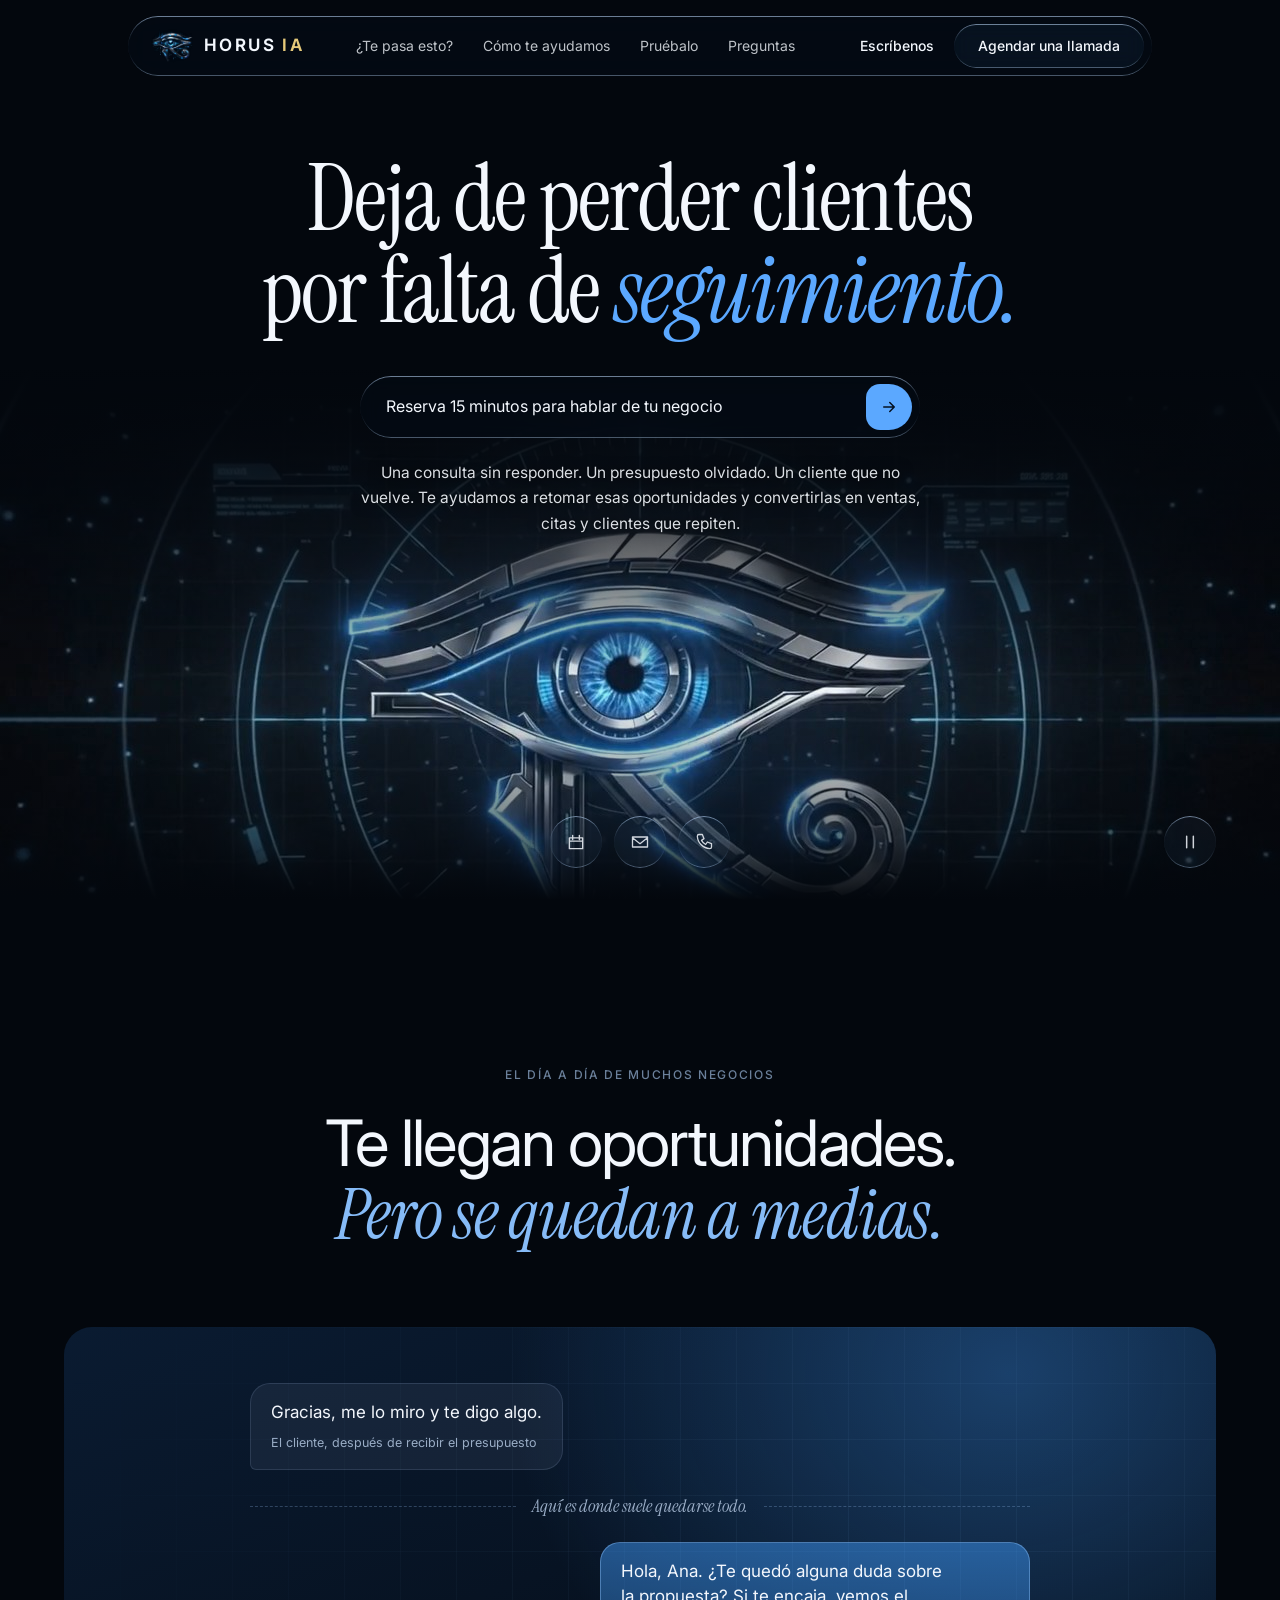
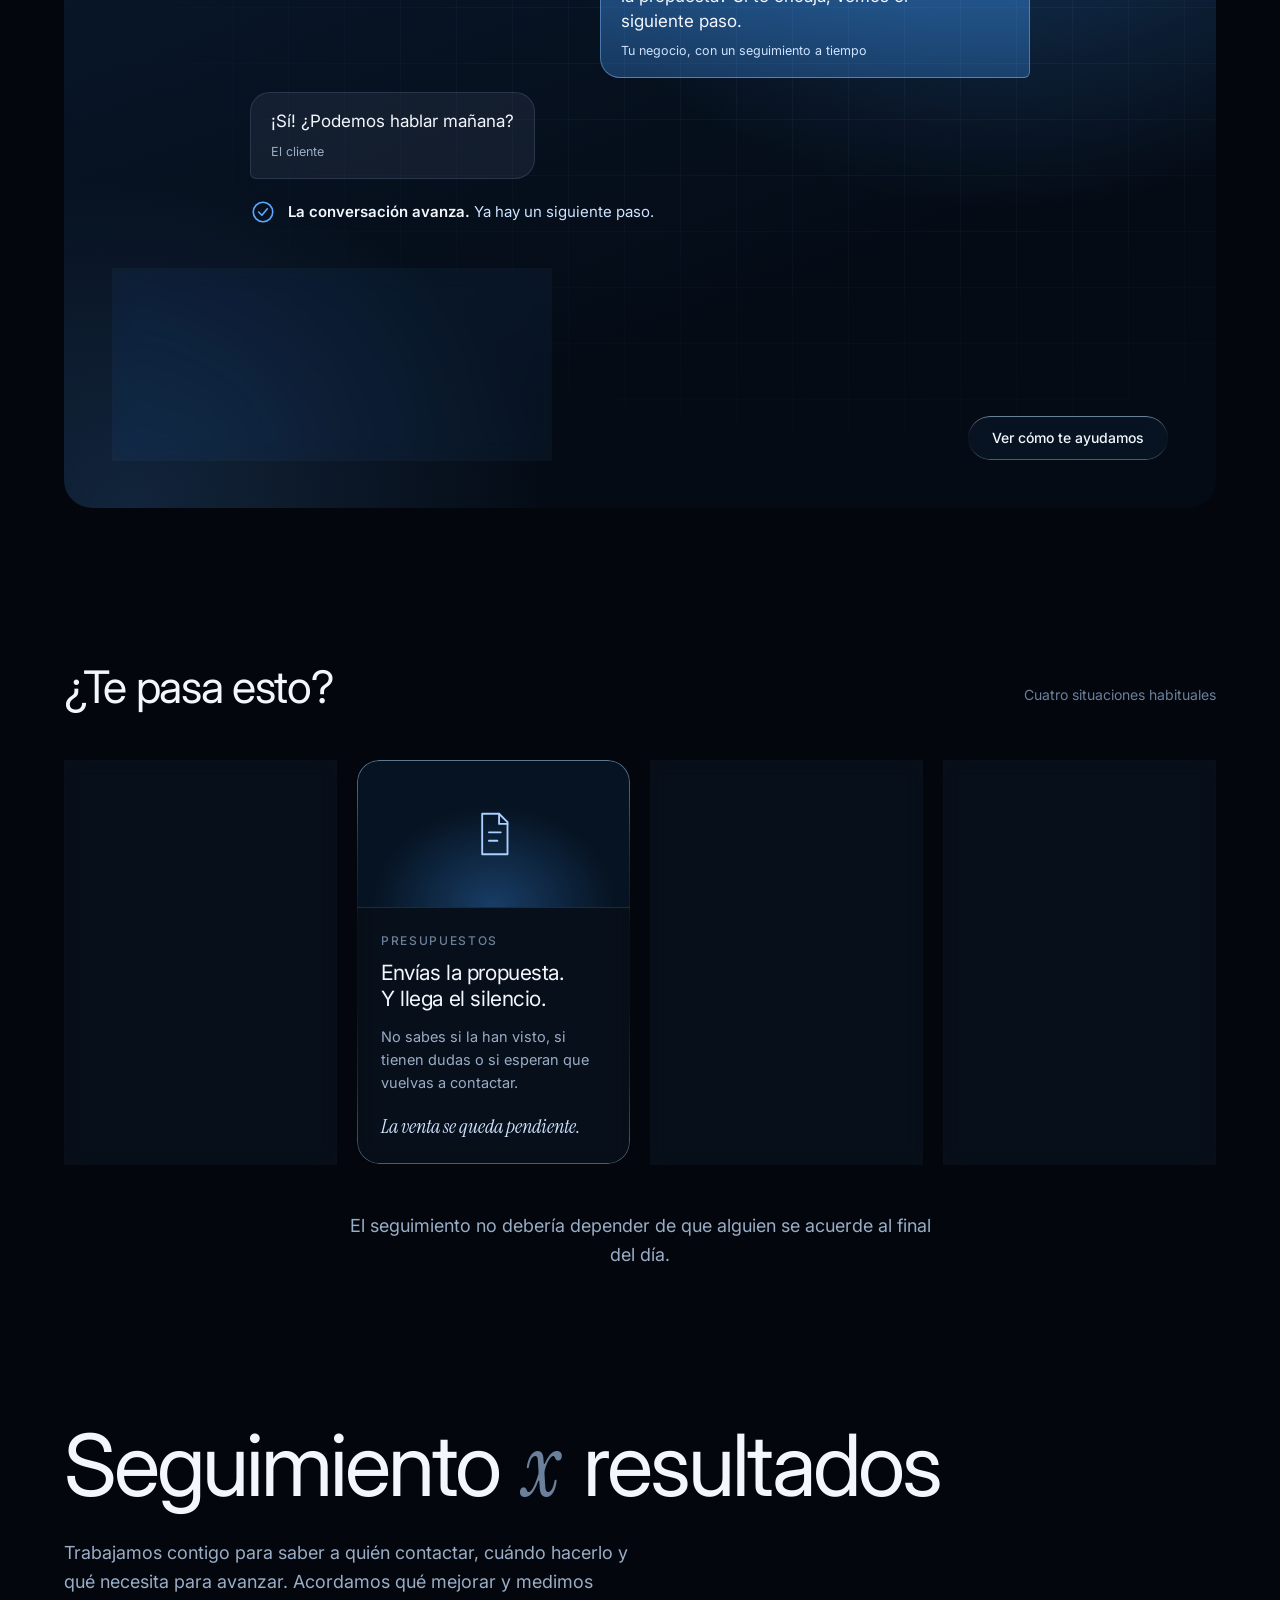
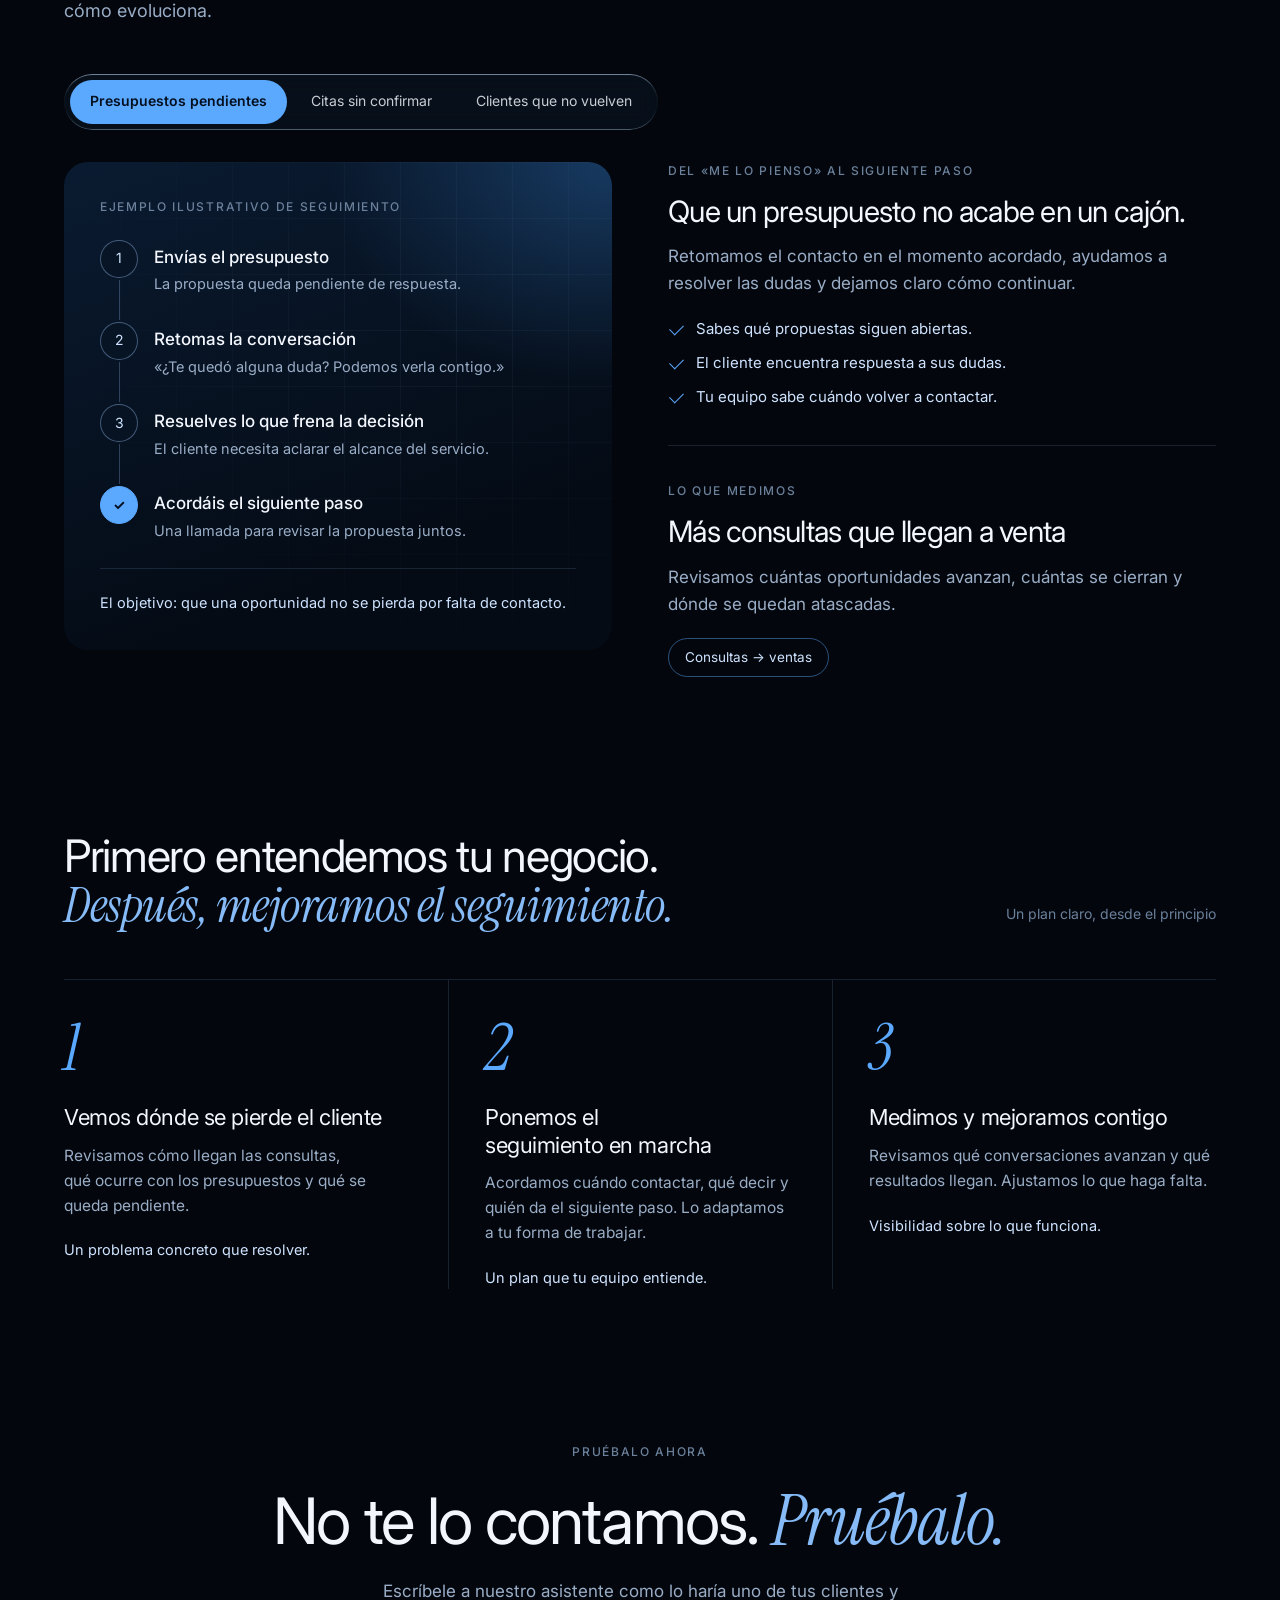
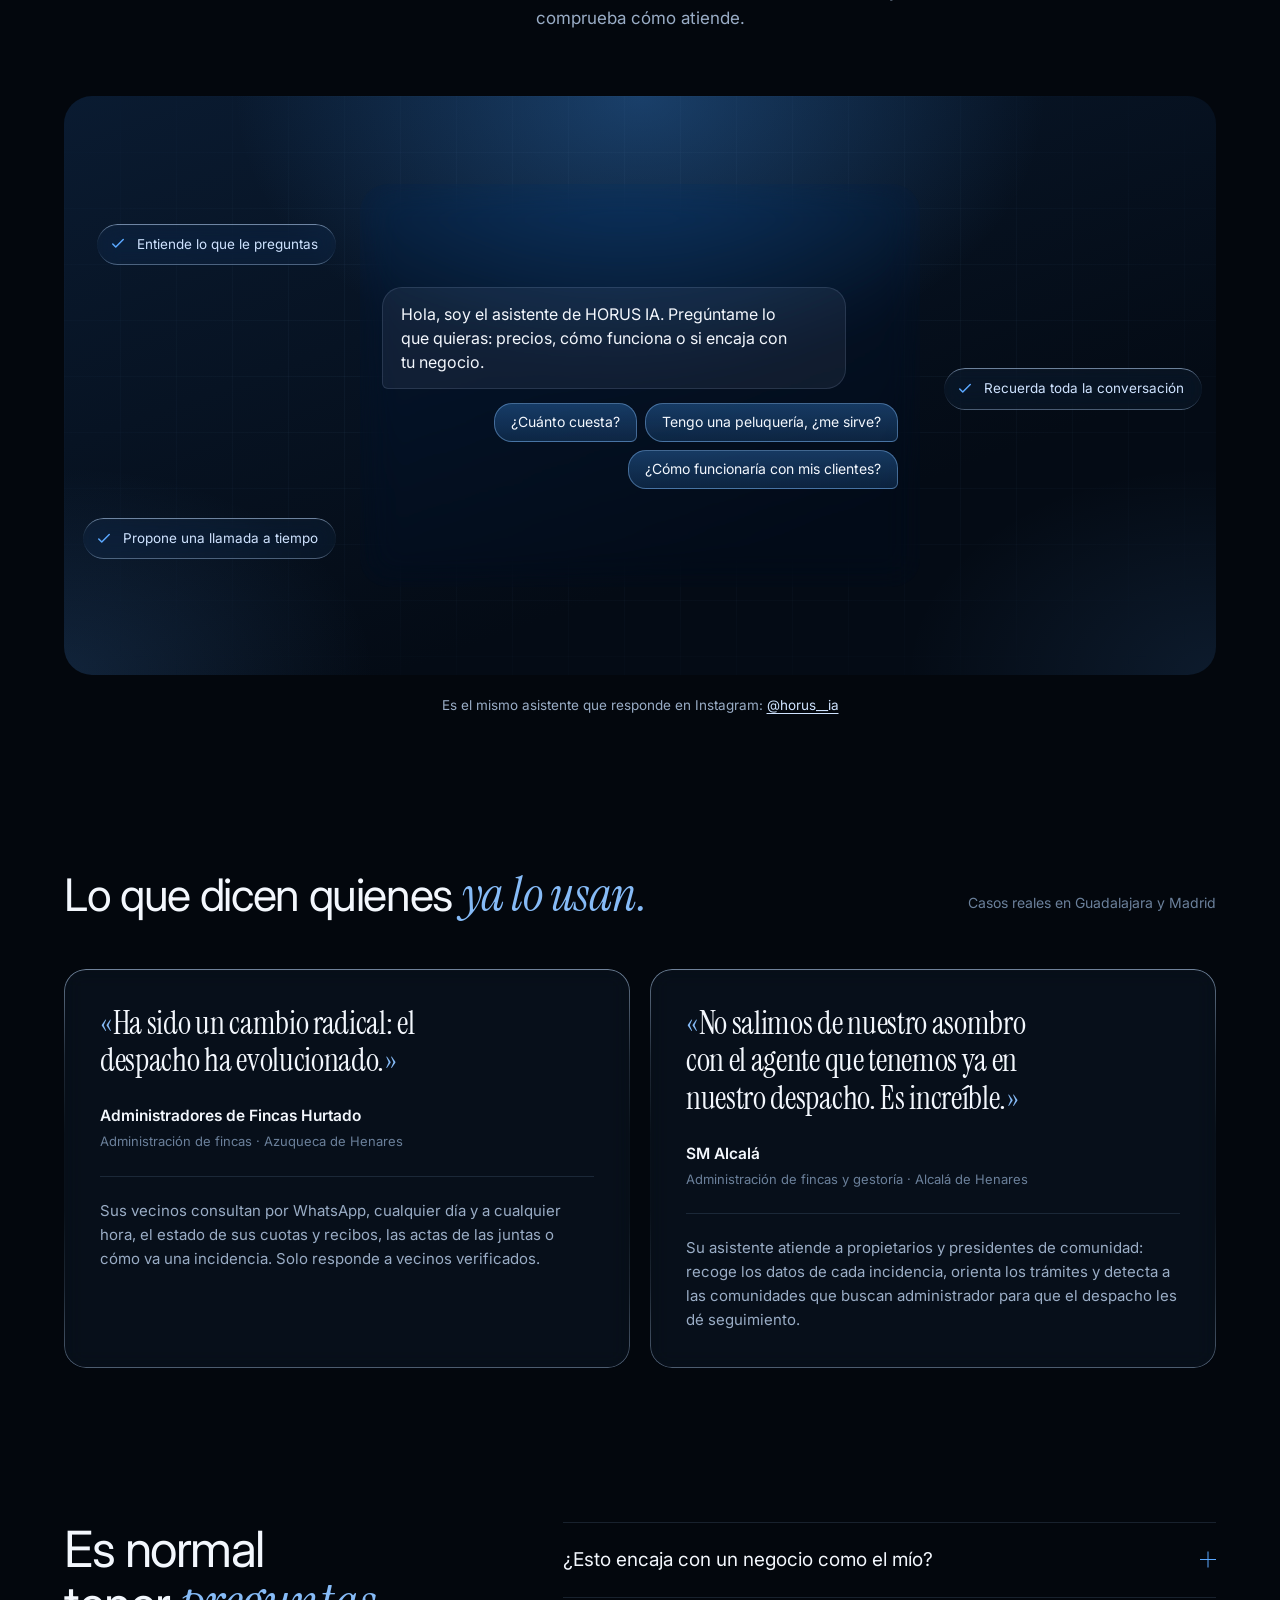
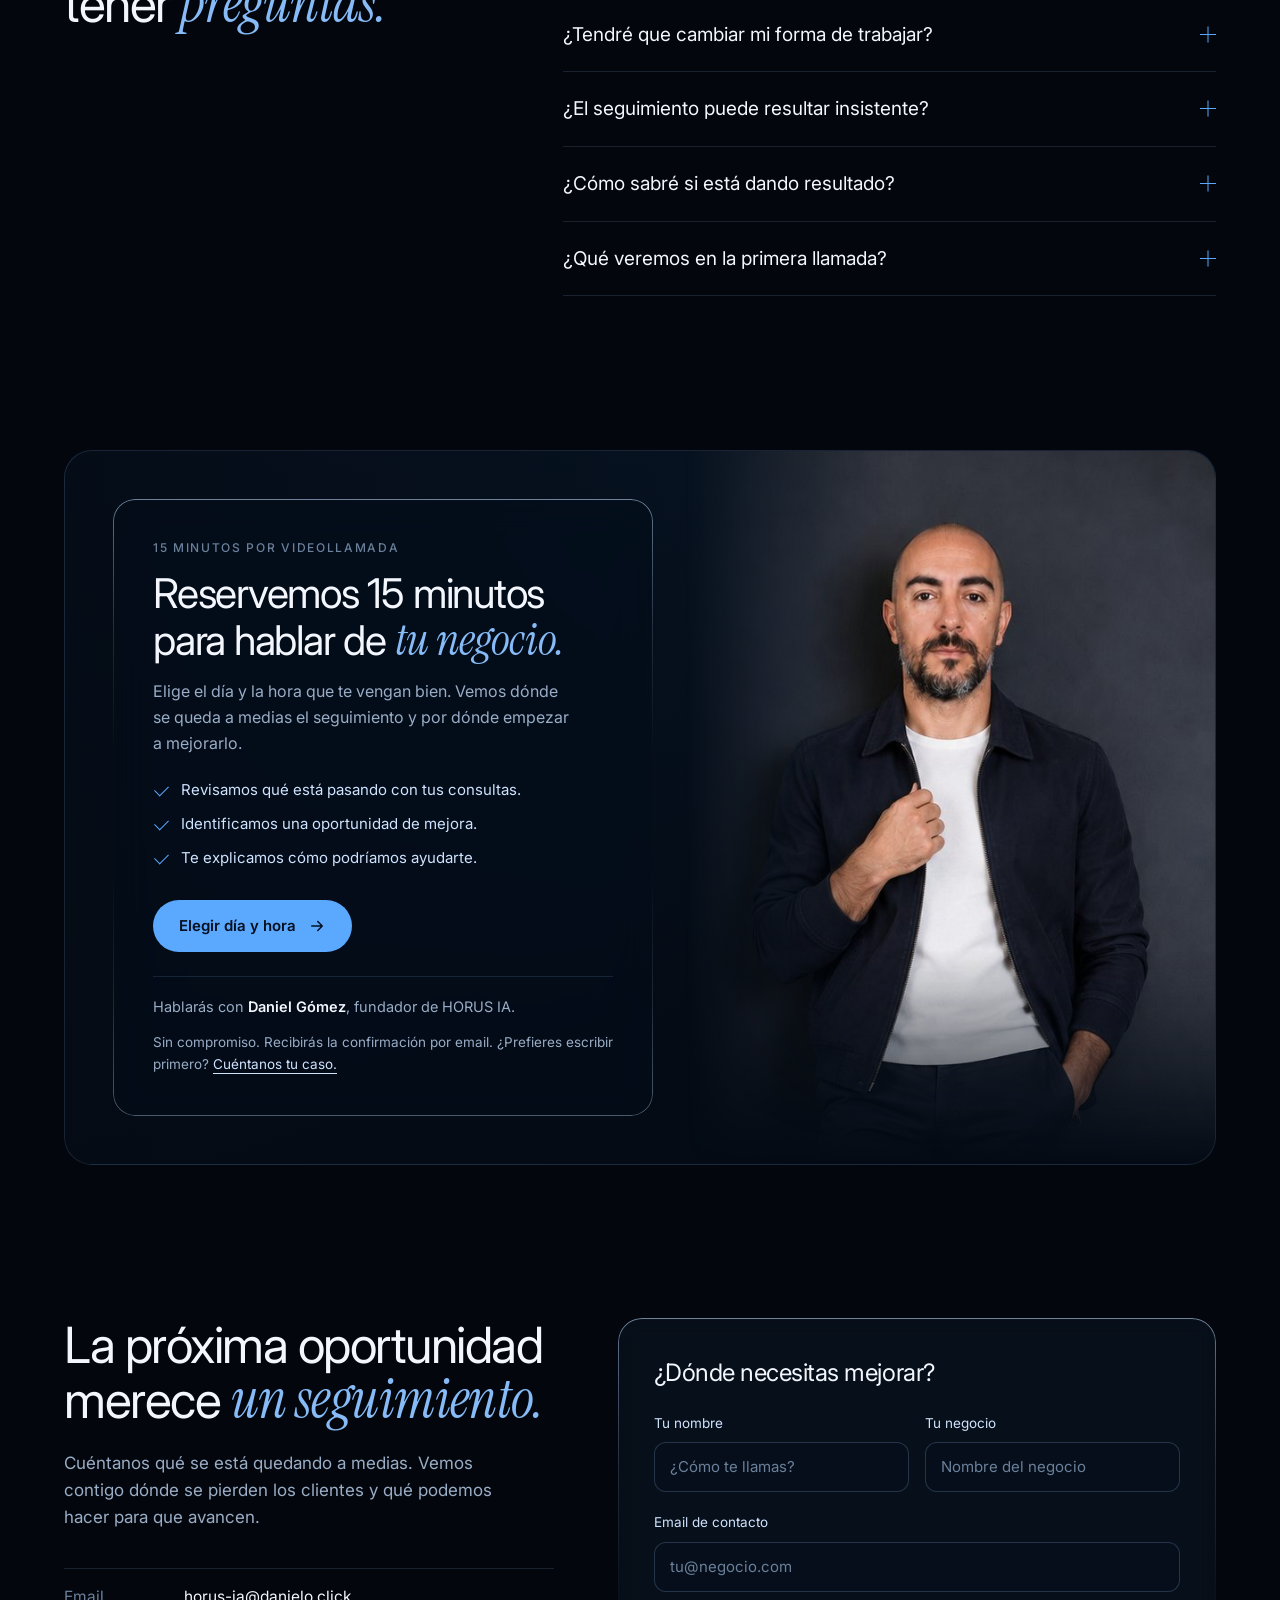
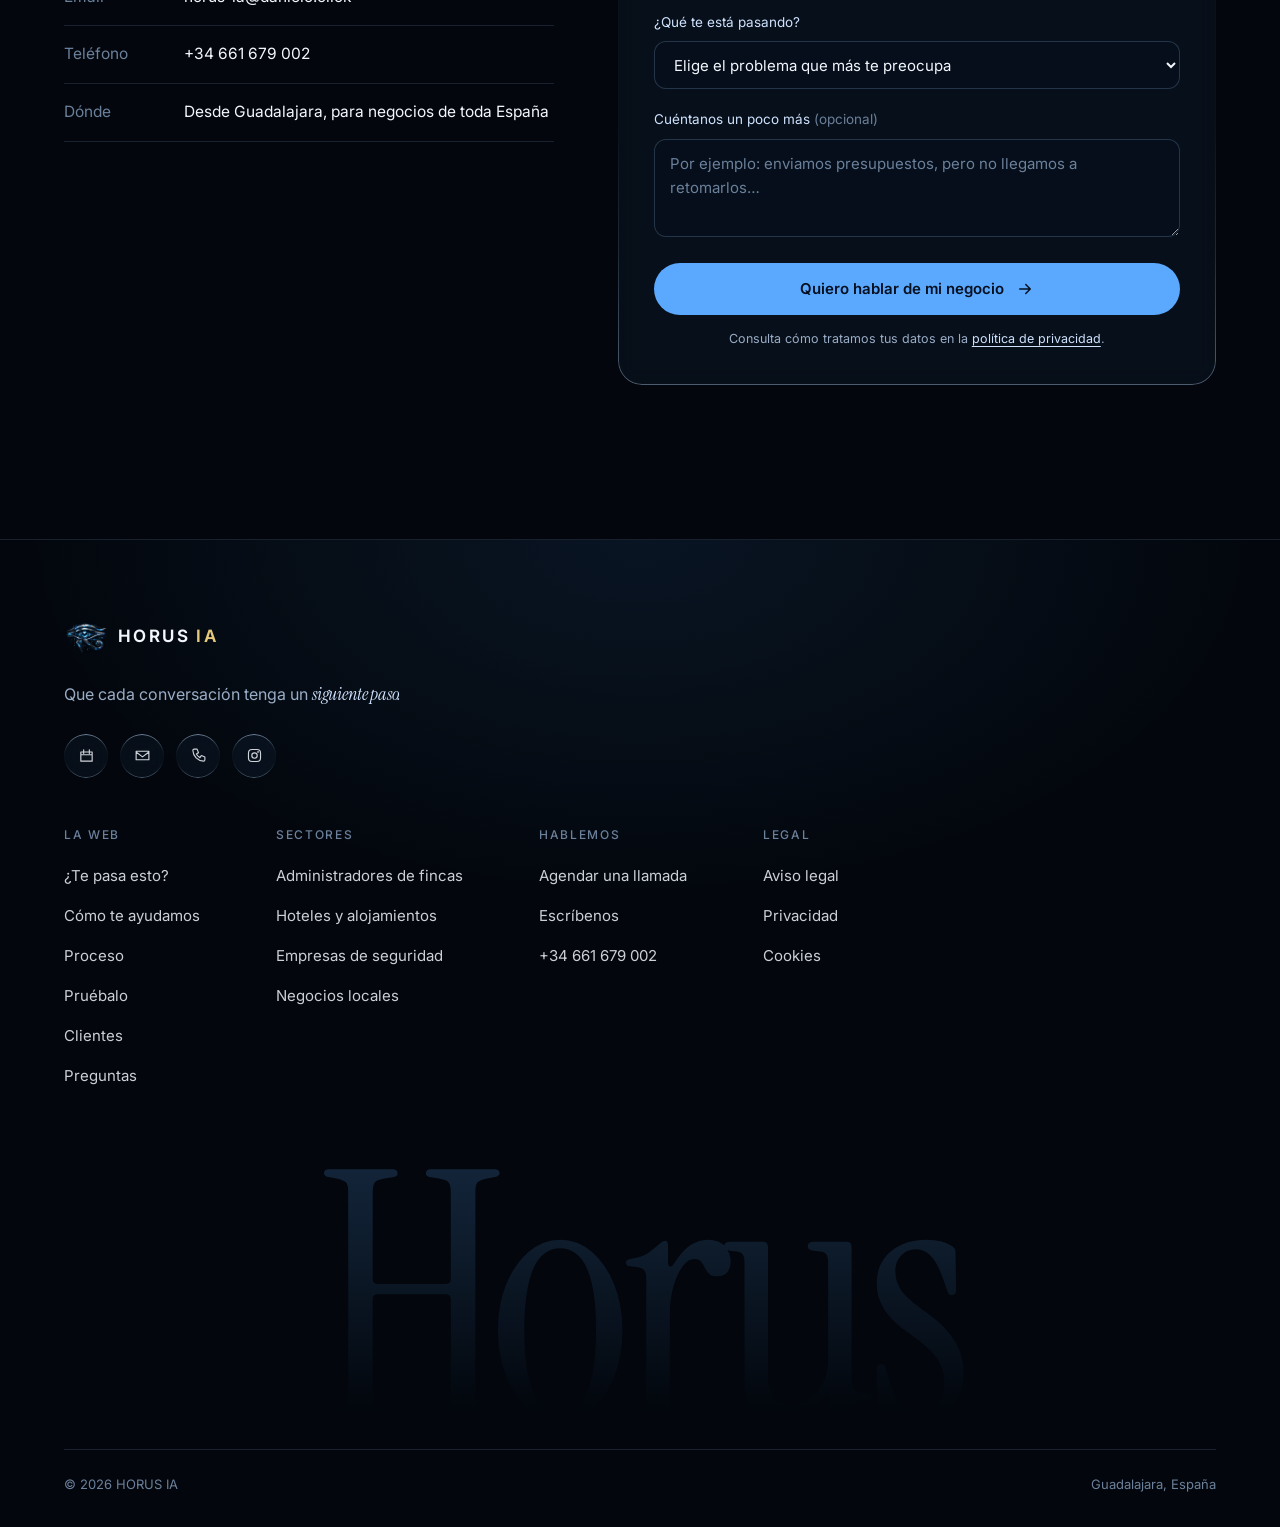
<file: index.html>
<!DOCTYPE html>
<html lang="es">
<head>
  <meta charset="UTF-8">
  <meta name="viewport" content="width=device-width, initial-scale=1.0">
  <title>HORUS IA — Deja de perder clientes por falta de seguimiento</title>
  <meta name="description" content="Ayudamos a negocios a responder a tiempo, recuperar presupuestos pendientes y mejorar el seguimiento de sus clientes. Más conversaciones que avanzan. Resultados que se miden.">
  <link rel="canonical" href="https://danielo.click/">
  <meta name="theme-color" content="#03070d">
  <meta property="og:type" content="website">
  <meta property="og:locale" content="es_ES">
  <meta property="og:site_name" content="HORUS IA">
  <meta property="og:url" content="https://danielo.click/">
  <meta property="og:title" content="Deja de perder clientes por falta de seguimiento — HORUS IA">
  <meta property="og:description" content="Ayudamos a negocios a responder a tiempo, recuperar presupuestos pendientes y mejorar el seguimiento de sus clientes. Más conversaciones que avanzan. Resultados que se miden.">
  <meta property="og:image" content="https://danielo.click/assets/horus-eye-poster.jpg">
  <meta name="twitter:card" content="summary_large_image">
  <link rel="icon" type="image/png" sizes="32x32" href="favicon-32.png">
  <link rel="icon" type="image/png" sizes="16x16" href="favicon-16.png">
  <link rel="apple-touch-icon" sizes="180x180" href="apple-touch-icon.png">
  <link rel="preload" href="assets/fonts/instrumentserif-regular.woff2" as="font" type="font/woff2" crossorigin>
  <link rel="preload" href="assets/fonts/inter-variable.woff2" as="font" type="font/woff2" crossorigin>
  <link rel="stylesheet" href="typography.css?v=bf36e9f2">
  <link rel="stylesheet" href="styles.css?v=eafb446b">
  <script src="app.js?v=92c05a4f" defer></script>
  <script src="analytics.js?v=25f7f987" defer></script>
  <script type="application/ld+json">
  {
    "@context": "https://schema.org",
    "@type": "ProfessionalService",
    "name": "HORUS IA",
    "url": "https://danielo.click/",
    "logo": "https://danielo.click/assets/horus-eye-logo-192.png",
    "image": "https://danielo.click/assets/horus-eye-poster.jpg",
    "email": "horus-ia@danielo.click",
    "telephone": "+34661679002",
    "address": { "@type": "PostalAddress", "streetAddress": "Calle Comendador, 2", "addressLocality": "Azuqueca de Henares", "addressRegion": "Guadalajara", "addressCountry": "ES" },
    "areaServed": { "@type": "Country", "name": "España" },
    "founder": { "@type": "Person", "name": "Daniel Gómez" },
    "sameAs": ["https://www.instagram.com/horus__ia/"]
  }
  </script>
</head>
<body>
  <a class="skip-link" href="#contenido">Saltar al contenido</a>

  <header class="nav-wrap">
    <nav class="nav glass" aria-label="Navegación principal">
      <a class="brand" href="#inicio" aria-label="HORUS IA, inicio"><img src="assets/horus-eye-logo-192.png" width="44" height="35" alt=""><span>HORUS <b>IA</b></span></a>
      <div class="nav-links">
        <a href="#problemas">¿Te pasa esto?</a><a href="#solucion">Cómo te ayudamos</a><a href="#pruebalo">Pruébalo</a><a href="#preguntas">Preguntas</a>
      </div>
      <div class="nav-actions">
        <a class="nav-text" href="#contacto">Escríbenos</a>
        <a class="pill glass nav-cta" href="agenda.html" data-umami-event="agendar-llamada" data-umami-event-origen="menu">Agendar una llamada</a>
        <button class="menu-toggle glass" type="button" aria-expanded="false" aria-controls="mobile-nav" aria-label="Abrir menú"><span></span><span></span></button>
      </div>
    </nav>
    <nav id="mobile-nav" class="mobile-nav" aria-label="Navegación móvil" hidden>
      <a href="#problemas">¿Te pasa esto?</a><a href="#solucion">Cómo te ayudamos</a><a href="#pruebalo">Pruébalo</a><a href="#preguntas">Preguntas</a><a href="#contacto">Escríbenos</a><a class="mobile-nav-cta" href="agenda.html" data-umami-event="agendar-llamada" data-umami-event-origen="menu-movil">Agendar una llamada</a>
    </nav>
  </header>

  <main id="contenido">
    <section class="hero" id="inicio" aria-labelledby="hero-title">
      <div class="hero-film" aria-hidden="true">
        <video id="horus-video" muted loop playsinline preload="metadata" poster="assets/horus-eye-poster.jpg"><source src="Horus_IA_logo_animation_loop_202607050019.mp4" type="video/mp4"></video>
      </div>
      <div class="hero-inner container">
        <h1 id="hero-title">Deja de perder clientes <br class="wide-break">por falta de <em>seguimiento.</em></h1>
        <a class="hero-cta glass" href="agenda.html" data-umami-event="agendar-llamada" data-umami-event-origen="portada">
          <span class="hero-cta-text">Reserva 15 minutos para hablar de tu negocio</span>
          <span class="hero-cta-square" aria-hidden="true"><svg viewBox="0 0 24 24"><path d="M5 12h14M13 6l6 6-6 6"/></svg></span>
        </a>
        <p class="hero-support">Una consulta sin responder. Un presupuesto olvidado. Un cliente que no vuelve. Te ayudamos a retomar esas oportunidades y convertirlas en ventas, citas y clientes que repiten.</p>
      </div>
      <div class="hero-foot container">
        <div class="round-links">
          <a class="round glass" href="agenda.html" aria-label="Agendar una llamada" data-umami-event="agendar-llamada" data-umami-event-origen="portada-icono"><svg viewBox="0 0 24 24" aria-hidden="true"><path d="M4 7h16v13H4zM4 11h16M8 4v5M16 4v5"/></svg></a>
          <a class="round glass" href="mailto:horus-ia@danielo.click" aria-label="Escribir un email a HORUS IA" data-umami-event="email" data-umami-event-origen="portada"><svg viewBox="0 0 24 24" aria-hidden="true"><path d="M3 6h18v12H3zM3 7l9 7 9-7"/></svg></a>
          <a class="round glass" href="tel:+34661679002" aria-label="Llamar a HORUS IA" data-umami-event="telefono" data-umami-event-origen="portada"><svg viewBox="0 0 24 24" aria-hidden="true"><path d="M6 3h4l2 5-3 2a12 12 0 0 0 5 5l2-3 5 2v4a2 2 0 0 1-2 2A16 16 0 0 1 4 5a2 2 0 0 1 2-2Z"/></svg></a>
        </div>
        <button type="button" class="round glass video-toggle" id="video-toggle" aria-label="Reproducir el vídeo de fondo" data-playing="false">
          <svg class="icon-play" viewBox="0 0 24 24" aria-hidden="true"><path d="M8 5v14l11-7z"/></svg>
          <svg class="icon-pause" viewBox="0 0 24 24" aria-hidden="true"><path d="M8 5v14M16 5v14"/></svg>
        </button>
      </div>
    </section>

    <section class="statement container" id="problemas" aria-labelledby="problems-title">
      <p class="label">El día a día de muchos negocios</p>
      <h2 id="problems-title" class="display">Te llegan oportunidades. <em>Pero se quedan a medias.</em></h2>
    </section>

    <section class="feature container" aria-label="Ejemplo ilustrativo de seguimiento">
      <div class="feature-panel">
        <ol class="thread" id="thread">
          <li class="thread-item bubble bubble-client"><p>Gracias, me lo miro y te digo algo.</p><span>El cliente, después de recibir el presupuesto</span></li>
          <li class="thread-item silence"><span>Aquí es donde suele quedarse todo.</span></li>
          <li class="thread-item bubble bubble-business"><p>Hola, Ana. ¿Te quedó alguna duda sobre la propuesta? Si te encaja, vemos el siguiente paso.</p><span>Tu negocio, con un seguimiento a tiempo</span></li>
          <li class="thread-item bubble bubble-client"><p>¡Sí! ¿Podemos hablar mañana?</p><span>El cliente</span></li>
          <li class="thread-item outcome"><svg viewBox="0 0 24 24" aria-hidden="true"><circle cx="12" cy="12" r="9"/><path d="m8 12 3 3 5-6"/></svg><p><strong>La conversación avanza.</strong> Ya hay un siguiente paso.</p></li>
        </ol>
        <div class="feature-foot">
          <div class="feature-caption glass">
            <p class="label">Ejemplo ilustrativo</p>
            <p>Entre atender, vender y sacar el trabajo adelante, el seguimiento se queda para después. Un contacto a tiempo cambia cómo termina la conversación.</p>
          </div>
          <a class="pill glass feature-link" href="#solucion">Ver cómo te ayudamos</a>
        </div>
      </div>
    </section>

    <section class="pains container" aria-labelledby="pains-title">
      <div class="row-heading"><h2 id="pains-title">¿Te pasa esto?</h2><p>Cuatro situaciones habituales</p></div>
      <div class="pain-grid">
        <article class="pain glass">
          <div class="pain-art" aria-hidden="true"><svg viewBox="0 0 32 32"><path d="M6 7h20v15H13l-7 5V7Z"/><path d="M11 12h10M11 17h6"/></svg></div>
          <div class="pain-body"><p class="label">Consultas</p><h3>Te escriben. Respondes tarde.</h3><p>Cuando encuentras un hueco, el cliente ya ha preguntado en otro sitio.</p><p class="pain-cost">El interés se enfría.</p></div>
        </article>
        <article class="pain glass">
          <div class="pain-art" aria-hidden="true"><svg viewBox="0 0 32 32"><path d="M9 4h10l5 5v19H9V4Z"/><path d="M19 4v6h5M13 15h7M13 20h5"/></svg></div>
          <div class="pain-body"><p class="label">Presupuestos</p><h3>Envías la propuesta. Y llega el silencio.</h3><p>No sabes si la han visto, si tienen dudas o si esperan que vuelvas a contactar.</p><p class="pain-cost">La venta se queda pendiente.</p></div>
        </article>
        <article class="pain glass">
          <div class="pain-art" aria-hidden="true"><svg viewBox="0 0 32 32"><path d="M5 8h22v20H5V8ZM5 14h22M10 4v7M22 4v7M12 20l3 3 6-6"/></svg></div>
          <div class="pain-body"><p class="label">Citas</p><h3>Reservas el hueco. El cliente no aparece.</h3><p>Sin confirmar ni retomar la cita, ese tiempo queda vacío y cuesta recuperarlo.</p><p class="pain-cost">Tu agenda pierde valor.</p></div>
        </article>
        <article class="pain glass">
          <div class="pain-art" aria-hidden="true"><svg viewBox="0 0 32 32"><path d="M25 11a10 10 0 1 0 1 8M25 5v7h-7"/><circle cx="15" cy="14" r="3"/><path d="M10 23v-1a5 5 0 0 1 10 0v1"/></svg></div>
          <div class="pain-body"><p class="label">Clientes</p><h3>Te compran una vez. Y pierdes el contacto.</h3><p>Conseguir clientes nuevos ocupa el tiempo que necesitas para cuidar a los que ya tienes.</p><p class="pain-cost">La relación se apaga.</p></div>
        </article>
      </div>
      <p class="pains-note">El seguimiento no debería depender de que alguien se acuerde al final del día.</p>
    </section>

    <section class="method container" id="solucion" aria-labelledby="method-title">
      <h2 id="method-title" class="mega" aria-label="Seguimiento y resultados">Seguimiento <em>x</em> resultados</h2>
      <p class="method-intro">Trabajamos contigo para saber a quién contactar, cuándo hacerlo y qué necesita para avanzar. Acordamos qué mejorar y medimos cómo evoluciona.</p>
      <div class="tabs glass" role="group" aria-label="Elige una situación">
        <button type="button" class="tab" aria-pressed="true" data-scenario="presupuestos">Presupuestos pendientes</button>
        <button type="button" class="tab" aria-pressed="false" data-scenario="citas">Citas sin confirmar</button>
        <button type="button" class="tab" aria-pressed="false" data-scenario="clientes">Clientes que no vuelven</button>
      </div>
      <div class="method-grid" id="scenario-panel" aria-live="polite" aria-atomic="true">
        <div class="journey">
          <p class="label">Ejemplo ilustrativo de seguimiento</p>
          <ol id="journey-steps"><li><span class="journey-marker">1</span><div><strong>Envías el presupuesto</strong><p>La propuesta queda pendiente de respuesta.</p></div></li><li><span class="journey-marker">2</span><div><strong>Retomas la conversación</strong><p>«¿Te quedó alguna duda? Podemos verla contigo.»</p></div></li><li><span class="journey-marker">3</span><div><strong>Resuelves lo que frena la decisión</strong><p>El cliente necesita aclarar el alcance del servicio.</p></div></li><li class="journey-last"><span class="journey-marker">✓</span><div><strong>Acordáis el siguiente paso</strong><p>Una llamada para revisar la propuesta juntos.</p></div></li></ol>
          <p class="journey-note" id="journey-note">El objetivo: que una oportunidad no se pierda por falta de contacto.</p>
        </div>
        <div class="method-copy">
          <div class="method-block">
            <p class="label" id="scenario-kicker">Del «me lo pienso» al siguiente paso</p>
            <h3 id="scenario-title">Que un presupuesto no acabe en un cajón.</h3>
            <p id="scenario-description">Retomamos el contacto en el momento acordado, ayudamos a resolver las dudas y dejamos claro cómo continuar.</p>
            <ul class="checks" id="scenario-benefits"><li>Sabes qué propuestas siguen abiertas.</li><li>El cliente encuentra respuesta a sus dudas.</li><li>Tu equipo sabe cuándo volver a contactar.</li></ul>
          </div>
          <div class="method-block" id="resultados">
            <p class="label">Lo que medimos</p>
            <h3 id="result-title">Más consultas que llegan a venta</h3>
            <p id="result-description">Revisamos cuántas oportunidades avanzan, cuántas se cierran y dónde se quedan atascadas.</p>
            <p class="measure" id="result-measure">Consultas → ventas</p>
          </div>
        </div>
      </div>
    </section>

    <section class="process container" id="proceso" aria-labelledby="process-title">
      <div class="row-heading"><h2 id="process-title">Primero entendemos tu negocio. <em>Después, mejoramos el seguimiento.</em></h2><p>Un plan claro, desde el principio</p></div>
      <ol class="steps">
        <li><span class="step-number" aria-hidden="true">1</span><h3>Vemos dónde se pierde el cliente</h3><p>Revisamos cómo llegan las consultas, qué ocurre con los presupuestos y qué se queda pendiente.</p><p class="step-deliverable">Un problema concreto que resolver.</p></li>
        <li><span class="step-number" aria-hidden="true">2</span><h3>Ponemos el seguimiento en marcha</h3><p>Acordamos cuándo contactar, qué decir y quién da el siguiente paso. Lo adaptamos a tu forma de trabajar.</p><p class="step-deliverable">Un plan que tu equipo entiende.</p></li>
        <li><span class="step-number" aria-hidden="true">3</span><h3>Medimos y mejoramos contigo</h3><p>Revisamos qué conversaciones avanzan y qué resultados llegan. Ajustamos lo que haga falta.</p><p class="step-deliverable">Visibilidad sobre lo que funciona.</p></li>
      </ol>
    </section>

    <section class="demo container" id="pruebalo" aria-labelledby="demo-title">
      <div class="demo-head">
        <p class="label">Pruébalo ahora</p>
        <h2 id="demo-title" class="display">No te lo contamos. <em>Pruébalo.</em></h2>
        <p class="demo-lead">Escríbele a nuestro asistente como lo haría uno de tus clientes y comprueba cómo atiende.</p>
      </div>
      <div class="demo-stage">
        <p class="demo-tag demo-tag-1 glass" aria-hidden="true"><svg viewBox="0 0 24 24"><path d="m5 12 4 4 10-10"/></svg>Entiende lo que le preguntas</p>
        <p class="demo-tag demo-tag-2 glass" aria-hidden="true"><svg viewBox="0 0 24 24"><path d="m5 12 4 4 10-10"/></svg>Recuerda toda la conversación</p>
        <p class="demo-tag demo-tag-3 glass" aria-hidden="true"><svg viewBox="0 0 24 24"><path d="m5 12 4 4 10-10"/></svg>Propone una llamada a tiempo</p>
        <div class="demo-chat glass" id="demo-chat">
          <div class="demo-chat-head">
            <span class="demo-avatar"><img src="assets/horus-eye-logo-192.png" width="30" height="24" alt=""></span>
            <p><strong>Asistente de HORUS IA</strong><span class="demo-status">En línea</span></p>
          </div>
          <div class="demo-thread">
            <span class="demo-typing" aria-hidden="true"><span></span><span></span><span></span></span>
            <p class="demo-bubble">Hola, soy el asistente de HORUS IA. Pregúntame lo que quieras: precios, cómo funciona o si encaja con tu negocio.</p>
          </div>
          <div class="demo-suggestions" role="group" aria-label="Preguntas sugeridas">
            <a class="demo-chip" href="https://ig.me/m/horus__ia" target="_blank" rel="noopener" data-chat-text="¿Cuánto cuesta?" data-umami-event="abrir-chat" data-umami-event-origen="sugerencia">¿Cuánto cuesta?</a>
            <a class="demo-chip" href="https://ig.me/m/horus__ia" target="_blank" rel="noopener" data-chat-text="Tengo una peluquería, ¿esto me sirve?" data-umami-event="abrir-chat" data-umami-event-origen="sugerencia">Tengo una peluquería, ¿me sirve?</a>
            <a class="demo-chip" href="https://ig.me/m/horus__ia" target="_blank" rel="noopener" data-chat-text="¿Cómo funcionaría con mis clientes?" data-umami-event="abrir-chat" data-umami-event-origen="sugerencia">¿Cómo funcionaría con mis clientes?</a>
          </div>
          <form class="demo-composer" id="demo-composer" action="https://ig.me/m/horus__ia" target="_blank">
            <label class="visually-hidden" for="demo-input">Escribe tu pregunta al asistente</label>
            <input id="demo-input" type="text" placeholder="Escribe tu pregunta…" autocomplete="off" maxlength="300">
            <button class="demo-send" type="submit" aria-label="Enviar la pregunta al asistente"><svg viewBox="0 0 24 24" aria-hidden="true"><path d="M12 19V5M6 11l6-6 6 6"/></svg></button>
          </form>
        </div>
      </div>
      <p class="demo-alt">Es el mismo asistente que responde en Instagram: <a href="https://ig.me/m/horus__ia" target="_blank" rel="noopener" data-umami-event="instagram" data-umami-event-origen="demo">@horus__ia</a></p>
    </section>

    <section class="clients container" id="clientes" aria-labelledby="clients-title">
      <div class="row-heading"><h2 id="clients-title">Lo que dicen quienes <em>ya lo usan.</em></h2><p>Casos reales en Guadalajara y Madrid</p></div>
      <div class="client-grid">
        <figure class="client glass">
          <blockquote class="client-quote"><p>Ha sido un cambio radical: el despacho ha evolucionado.</p></blockquote>
          <figcaption class="client-who"><strong>Administradores de Fincas Hurtado</strong><span>Administración de fincas · Azuqueca de Henares</span></figcaption>
          <p class="client-desc">Sus vecinos consultan por WhatsApp, cualquier día y a cualquier hora, el estado de sus cuotas y recibos, las actas de las juntas o cómo va una incidencia. Solo responde a vecinos verificados.</p>
        </figure>
        <figure class="client glass">
          <blockquote class="client-quote"><p>No salimos de nuestro asombro con el agente que tenemos ya en nuestro despacho. Es increíble.</p></blockquote>
          <figcaption class="client-who"><strong>SM Alcalá</strong><span>Administración de fincas y gestoría · Alcalá de Henares</span></figcaption>
          <p class="client-desc">Su asistente atiende a propietarios y presidentes de comunidad: recoge los datos de cada incidencia, orienta los trámites y detecta a las comunidades que buscan administrador para que el despacho les dé seguimiento.</p>
        </figure>
      </div>
    </section>

    <section class="faq container" id="preguntas" aria-labelledby="faq-title">
      <h2 id="faq-title" class="display display-small">Es normal tener <em>preguntas.</em></h2>
      <div class="faq-list">
        <details><summary>¿Esto encaja con un negocio como el mío?<span aria-hidden="true"></span></summary><p>Si recibes consultas, envías presupuestos, trabajas con citas o tienes clientes que podrían volver, hay un seguimiento que revisar. En la primera conversación vemos dónde se atasca en tu caso y si podemos ayudarte.</p></details>
        <details><summary>¿Tendré que cambiar mi forma de trabajar?<span aria-hidden="true"></span></summary><p>Partimos de cómo trabajas hoy: tus canales de contacto, tu equipo y tus herramientas. Te proponemos los cambios necesarios para mejorar el seguimiento y acordamos contigo cómo ponerlos en marcha.</p></details>
        <details><summary>¿El seguimiento puede resultar insistente?<span aria-hidden="true"></span></summary><p>El contacto debe aportar algo: resolver una duda, confirmar una cita o proponer un siguiente paso. Acordamos el tono y la frecuencia, respetamos las preferencias del cliente y dejamos de contactar cuando lo pide.</p></details>
        <details><summary>¿Cómo sabré si está dando resultado?<span aria-hidden="true"></span></summary><p>Antes de empezar acordamos qué vamos a medir y desde dónde partimos. Después revisamos datos como propuestas que llegan a venta, citas atendidas o clientes que repiten. El plazo y la evolución dependen de tu negocio y de su ciclo de venta.</p></details>
        <details><summary>¿Qué veremos en la primera llamada?<span aria-hidden="true"></span></summary><p>Durante 15 minutos hablamos de tu negocio, de lo que hoy se queda sin seguimiento y del resultado que te gustaría mejorar. Si encaja, te explicamos por dónde empezar y preparamos una propuesta según tus necesidades, sin compromiso.</p></details>
      </div>
    </section>

    <section class="booking container" id="agenda" aria-labelledby="booking-title">
      <div class="booking-panel">
        <img class="booking-photo" src="assets/daniel-gomez.jpg" width="640" height="800" alt="Daniel Gómez, fundador de HORUS IA" loading="lazy">
        <div class="booking-card glass">
          <p class="label">15 minutos por videollamada</p>
          <h2 id="booking-title">Reservemos 15 minutos para hablar de <em>tu negocio.</em></h2>
          <p>Elige el día y la hora que te vengan bien. Vemos dónde se queda a medias el seguimiento y por dónde empezar a mejorarlo.</p>
          <ul class="checks"><li>Revisamos qué está pasando con tus consultas.</li><li>Identificamos una oportunidad de mejora.</li><li>Te explicamos cómo podríamos ayudarte.</li></ul>
          <a class="button-solid" href="agenda.html" data-umami-event="agendar-llamada" data-umami-event-origen="seccion-agenda">Elegir día y hora <svg viewBox="0 0 24 24" aria-hidden="true"><path d="M5 12h14M13 6l6 6-6 6"/></svg></a>
          <p class="booking-host">Hablarás con <strong>Daniel Gómez</strong>, fundador de HORUS IA.</p>
          <p class="booking-small">Sin compromiso. Recibirás la confirmación por email. ¿Prefieres escribir primero? <a href="#contacto">Cuéntanos tu caso.</a></p>
        </div>
      </div>
    </section>

    <section class="contact container" id="contacto" aria-labelledby="contact-title">
      <div class="contact-copy">
        <h2 id="contact-title" class="display display-small">La próxima oportunidad merece <em>un seguimiento.</em></h2>
        <p>Cuéntanos qué se está quedando a medias. Vemos contigo dónde se pierden los clientes y qué podemos hacer para que avancen.</p>
        <ul class="contact-details">
          <li><span>Email</span><a href="mailto:horus-ia@danielo.click" data-umami-event="email" data-umami-event-origen="contacto">horus-ia@danielo.click</a></li>
          <li><span>Teléfono</span><a href="tel:+34661679002" data-umami-event="telefono" data-umami-event-origen="contacto">+34 661 679 002</a></li>
          <li><span>Dónde</span>Desde Guadalajara, para negocios de toda España</li>
        </ul>
      </div>
      <form class="contact-form glass" id="contact-form" action="https://formsubmit.co/horus-ia@danielo.click" method="POST">
        <input type="hidden" name="_subject" value="Nueva solicitud desde la web — HORUS IA">
        <input type="hidden" name="_template" value="table">
        <input type="hidden" name="_captcha" value="false">
        <input type="hidden" name="_next" value="https://danielo.click/gracias.html">
        <div class="form-trap" aria-hidden="true"><label for="website">No rellenes este campo</label><input id="website" type="text" name="_honey" tabindex="-1" autocomplete="off"></div>
        <h3>¿Dónde necesitas mejorar?</h3>
        <div class="form-row">
          <div class="form-field"><label for="name">Tu nombre</label><input id="name" name="nombre" autocomplete="given-name" placeholder="¿Cómo te llamas?" required></div>
          <div class="form-field"><label for="business">Tu negocio</label><input id="business" name="empresa" autocomplete="organization" placeholder="Nombre del negocio" required></div>
        </div>
        <div class="form-field"><label for="email">Email de contacto</label><input id="email" name="email" type="email" autocomplete="email" placeholder="tu@negocio.com" required></div>
        <div class="form-field"><label for="problem">¿Qué te está pasando?</label><select id="problem" name="problema" required><option value="" selected disabled>Elige el problema que más te preocupa</option><option>Las consultas se quedan sin responder</option><option>Los presupuestos no avanzan</option><option>Los clientes no acuden a sus citas</option><option>Mis clientes no vuelven</option><option>Me cuesta organizar el seguimiento</option><option>Quiero contarte otra situación</option></select></div>
        <div class="form-field"><label for="message">Cuéntanos un poco más <span>(opcional)</span></label><textarea id="message" name="mensaje" rows="3" placeholder="Por ejemplo: enviamos presupuestos, pero no llegamos a retomarlos…"></textarea></div>
        <button class="button-solid form-button" id="contact-submit" type="submit" data-umami-event="enviar-formulario">Quiero hablar de mi negocio <svg viewBox="0 0 24 24" aria-hidden="true"><path d="M5 12h14M13 6l6 6-6 6"/></svg></button>
        <p class="form-note">Consulta cómo tratamos tus datos en la <a href="politica-privacidad.html">política de privacidad</a>.</p>
      </form>
    </section>
  </main>

  <footer class="site-footer">
    <div class="container footer-top">
      <div class="footer-brand">
        <a class="brand" href="#inicio" aria-label="HORUS IA, volver al inicio"><img src="assets/horus-eye-logo-192.png" width="44" height="35" alt=""><span>HORUS <b>IA</b></span></a>
        <p>Que cada conversación tenga un <em>siguiente paso.</em></p>
        <div class="round-links">
          <a class="round glass" href="agenda.html" aria-label="Agendar una llamada" data-umami-event="agendar-llamada" data-umami-event-origen="pie-icono"><svg viewBox="0 0 24 24" aria-hidden="true"><path d="M4 7h16v13H4zM4 11h16M8 4v5M16 4v5"/></svg></a>
          <a class="round glass" href="mailto:horus-ia@danielo.click" aria-label="Escribir un email a HORUS IA" data-umami-event="email" data-umami-event-origen="pie"><svg viewBox="0 0 24 24" aria-hidden="true"><path d="M3 6h18v12H3zM3 7l9 7 9-7"/></svg></a>
          <a class="round glass" href="tel:+34661679002" aria-label="Llamar a HORUS IA" data-umami-event="telefono" data-umami-event-origen="pie"><svg viewBox="0 0 24 24" aria-hidden="true"><path d="M6 3h4l2 5-3 2a12 12 0 0 0 5 5l2-3 5 2v4a2 2 0 0 1-2 2A16 16 0 0 1 4 5a2 2 0 0 1 2-2Z"/></svg></a>
          <a class="round glass" href="https://www.instagram.com/horus__ia/" target="_blank" rel="noopener" aria-label="HORUS IA en Instagram (se abre en una pestaña nueva)" data-umami-event="instagram" data-umami-event-origen="pie"><svg viewBox="0 0 24 24" aria-hidden="true"><rect x="3.5" y="3.5" width="17" height="17" rx="5"/><circle cx="12" cy="12" r="3.8"/><path d="M17 7h.01" stroke-width="2.4"/></svg></a>
        </div>
      </div>
      <nav class="footer-columns" aria-label="Pie de página">
        <div><p class="label">La web</p><a href="#problemas">¿Te pasa esto?</a><a href="#solucion">Cómo te ayudamos</a><a href="#proceso">Proceso</a><a href="#pruebalo">Pruébalo</a><a href="#clientes">Clientes</a><a href="#preguntas">Preguntas</a></div>
        <div><p class="label">Sectores</p><a href="administradores-de-fincas.html">Administradores de fincas</a><a href="hoteles-alojamientos.html">Hoteles y alojamientos</a><a href="empresas-seguridad.html">Empresas de seguridad</a><a href="negocios-locales.html">Negocios locales</a></div>
        <div><p class="label">Hablemos</p><a href="agenda.html" data-umami-event="agendar-llamada" data-umami-event-origen="pie">Agendar una llamada</a><a href="#contacto">Escríbenos</a><a href="tel:+34661679002" data-umami-event="telefono" data-umami-event-origen="pie">+34 661 679 002</a></div>
        <div><p class="label">Legal</p><a href="aviso-legal.html">Aviso legal</a><a href="politica-privacidad.html">Privacidad</a><a href="politica-cookies.html">Cookies</a></div>
      </nav>
    </div>
    <p class="footer-wordmark" aria-hidden="true">Horus</p>
    <div class="container footer-bottom"><p>© 2026 HORUS IA</p><p>Guadalajara, España</p></div>
  </footer>

  <!-- Widget de CreatuAgente -->
  <script src="https://api.creatuagente.io/widget/cmrjs1azx017ks60221uxobxw/widget-profile.js"></script>
</body>
</html>
</file>
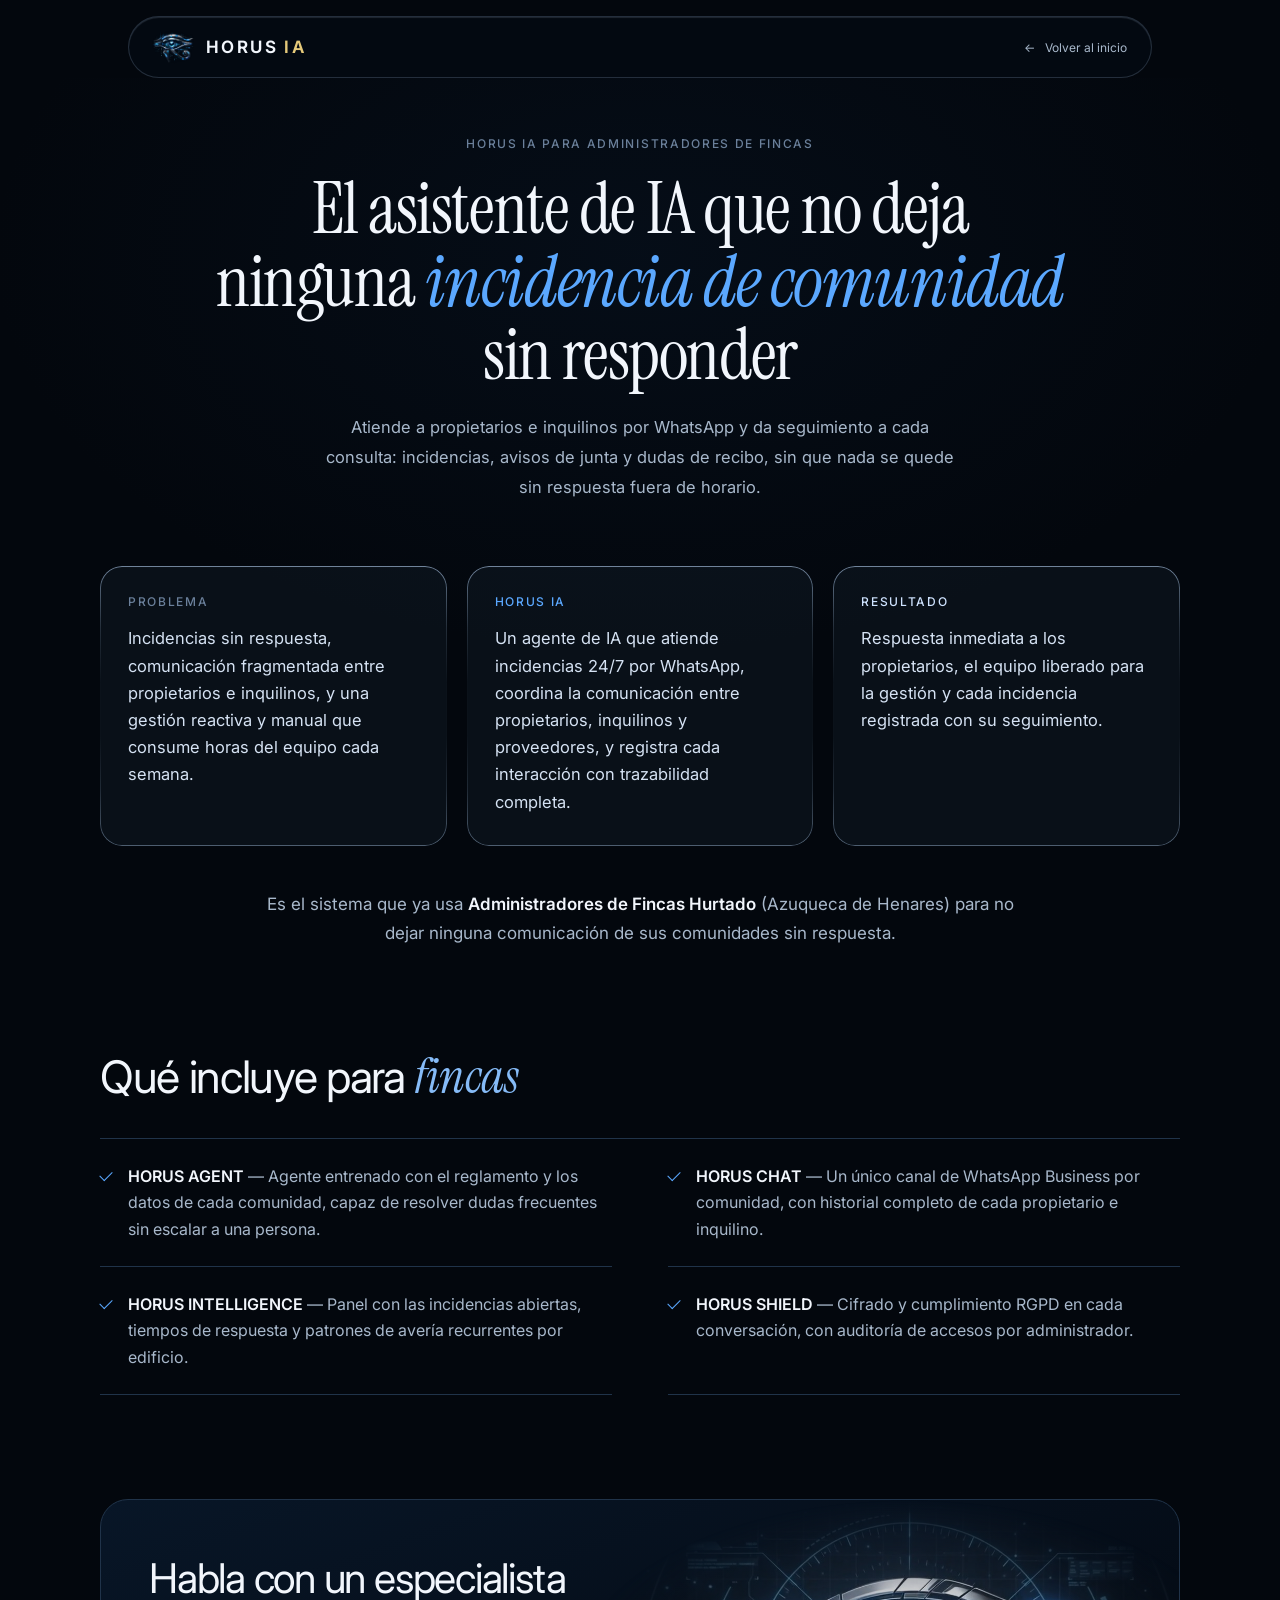
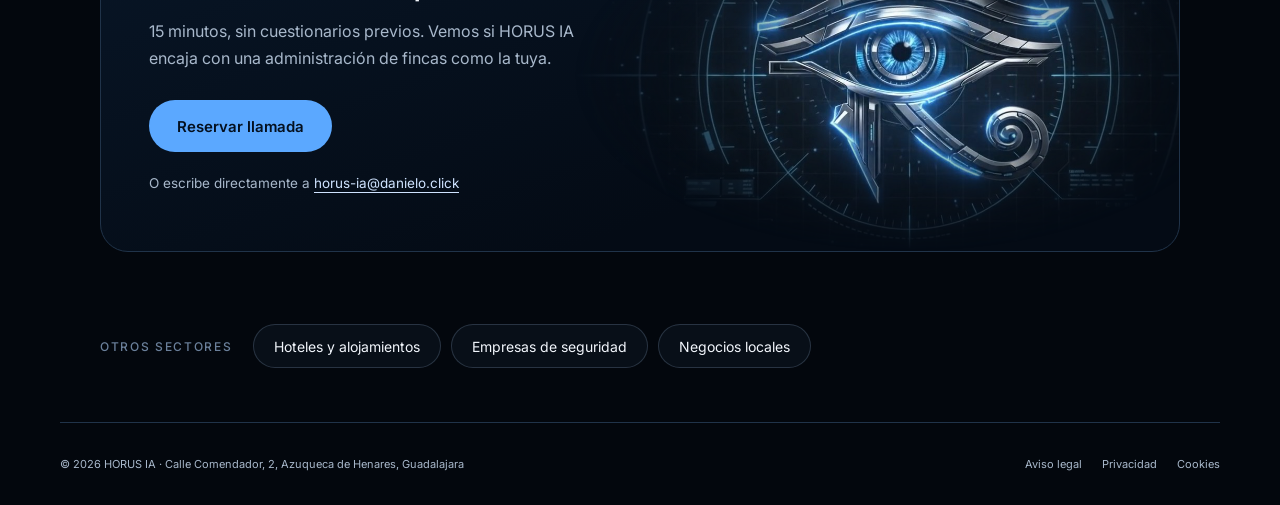
<file: administradores-de-fincas.html>
<!DOCTYPE html>
<html lang="es">
<head>
<meta charset="UTF-8">
<meta name="viewport" content="width=device-width, initial-scale=1.0">
<title>Asistente de IA para Administradores de Fincas | HORUS IA</title>
<meta name="description" content="Agente de IA que atiende incidencias de comunidades 24/7, coordina propietarios e inquilinos y registra cada interacción con trazabilidad completa.">
<link rel="canonical" href="https://danielo.click/administradores-de-fincas.html">
<link rel="icon" type="image/png" sizes="32x32" href="favicon-32.png">
<link rel="icon" type="image/png" sizes="16x16" href="favicon-16.png">
<link rel="apple-touch-icon" sizes="180x180" href="apple-touch-icon.png">
<script type="application/ld+json">
{
  "@context": "https://schema.org",
  "@type": "Service",
  "serviceType": "Asistente de inteligencia artificial para administradores de fincas",
  "name": "HORUS IA para Administradores de Fincas",
  "description": "Agente de IA que atiende incidencias de comunidades 24/7, coordina propietarios e inquilinos y registra cada interacción con trazabilidad completa.",
  "provider": {
    "@type": "Organization",
    "name": "HORUS IA",
    "url": "https://danielo.click/",
    "email": "horus-ia@danielo.click",
    "telephone": "+34661679002"
  },
  "areaServed": {
    "@type": "Country",
    "name": "España"
  },
  "url": "https://danielo.click/administradores-de-fincas.html"
}
</script>
<meta name="theme-color" content="#03070d">
<link rel="stylesheet" href="agenda.css?v=e49d8228">
<link rel="stylesheet" href="typography.css?v=bf36e9f2">
<link rel="stylesheet" href="pages.css?v=41360356">
<script src="analytics.js?v=25f7f987" defer></script>
</head>
<body>

<a class="skip-link" href="#contenido">Saltar al contenido</a>
<header class="site-header">
  <a class="brand" href="index.html" aria-label="HORUS IA, volver al inicio">
    <img src="assets/horus-eye-logo-192.png" width="44" height="35" alt="">
    <span>HORUS <b>IA</b></span>
  </a>
  <a class="back-link" href="index.html"><span aria-hidden="true">←</span> Volver al inicio</a>
</header>

<main id="contenido" class="sector">
  <div class="booking-intro">
    <p class="eyebrow">HORUS IA para administradores de fincas</p>
    <h1>El asistente de IA que no deja<br>ninguna <em>incidencia de comunidad</em> sin responder</h1>
    <p class="intro-description">Atiende a propietarios e inquilinos por WhatsApp y da seguimiento a cada consulta: incidencias, avisos de junta y dudas de recibo, sin que nada se quede sin respuesta fuera de horario.</p>
  </div>

  <div class="cols">
    <div class="col-card">
      <span class="col-label problem">Problema</span>
      <p>Incidencias sin respuesta, comunicación fragmentada entre propietarios e inquilinos, y una gestión reactiva y manual que consume horas del equipo cada semana.</p>
    </div>
    <div class="col-card">
      <span class="col-label solution">HORUS IA</span>
      <p>Un agente de IA que atiende incidencias 24/7 por WhatsApp, coordina la comunicación entre propietarios, inquilinos y proveedores, y registra cada interacción con trazabilidad completa.</p>
    </div>
    <div class="col-card">
      <span class="col-label result">Resultado</span>
      <p>Respuesta inmediata a los propietarios, el equipo liberado para la gestión y cada incidencia registrada con su seguimiento.</p>
    </div>
  </div>

  <div class="client-note">Es el sistema que ya usa <strong>Administradores de Fincas Hurtado</strong> (Azuqueca de Henares) para no dejar ninguna comunicación de sus comunidades sin respuesta.</div>


  <h2 class="section-h">Qué incluye para <em>fincas</em></h2>
  <div class="features">
    <div class="feature-item"><span class="feature-dot"></span><p><strong>HORUS AGENT</strong> — Agente entrenado con el reglamento y los datos de cada comunidad, capaz de resolver dudas frecuentes sin escalar a una persona.</p></div>
    <div class="feature-item"><span class="feature-dot"></span><p><strong>HORUS CHAT</strong> — Un único canal de WhatsApp Business por comunidad, con historial completo de cada propietario e inquilino.</p></div>
    <div class="feature-item"><span class="feature-dot"></span><p><strong>HORUS INTELLIGENCE</strong> — Panel con las incidencias abiertas, tiempos de respuesta y patrones de avería recurrentes por edificio.</p></div>
    <div class="feature-item"><span class="feature-dot"></span><p><strong>HORUS SHIELD</strong> — Cifrado y cumplimiento RGPD en cada conversación, con auditoría de accesos por administrador.</p></div>
  </div>

  <div class="cta-card">
    <h2>Habla con un especialista</h2>
    <p>15 minutos, sin cuestionarios previos. Vemos si HORUS IA encaja con una administración de fincas como la tuya.</p>
    <a href="agenda.html" class="cta-btn" data-umami-event="agendar-llamada" data-umami-event-origen="sector-fincas">Reservar llamada</a>
    <p class="cta-secondary">O escribe directamente a <a href="mailto:horus-ia@danielo.click">horus-ia@danielo.click</a></p>
  </div>

  <div class="sector-links">
    <p>Otros sectores</p>
    <ul>
      <li><a href="hoteles-alojamientos.html">Hoteles y alojamientos</a></li>
      <li><a href="empresas-seguridad.html">Empresas de seguridad</a></li>
      <li><a href="negocios-locales.html">Negocios locales</a></li>
    </ul>
  </div>
</main>

<footer><p>© 2026 HORUS IA · Calle Comendador, 2, Azuqueca de Henares, Guadalajara</p><nav class="footer-links" aria-label="Información legal"><a href="aviso-legal.html">Aviso legal</a><a href="politica-privacidad.html">Privacidad</a><a href="politica-cookies.html">Cookies</a></nav></footer>

</body>
</html>
</file>
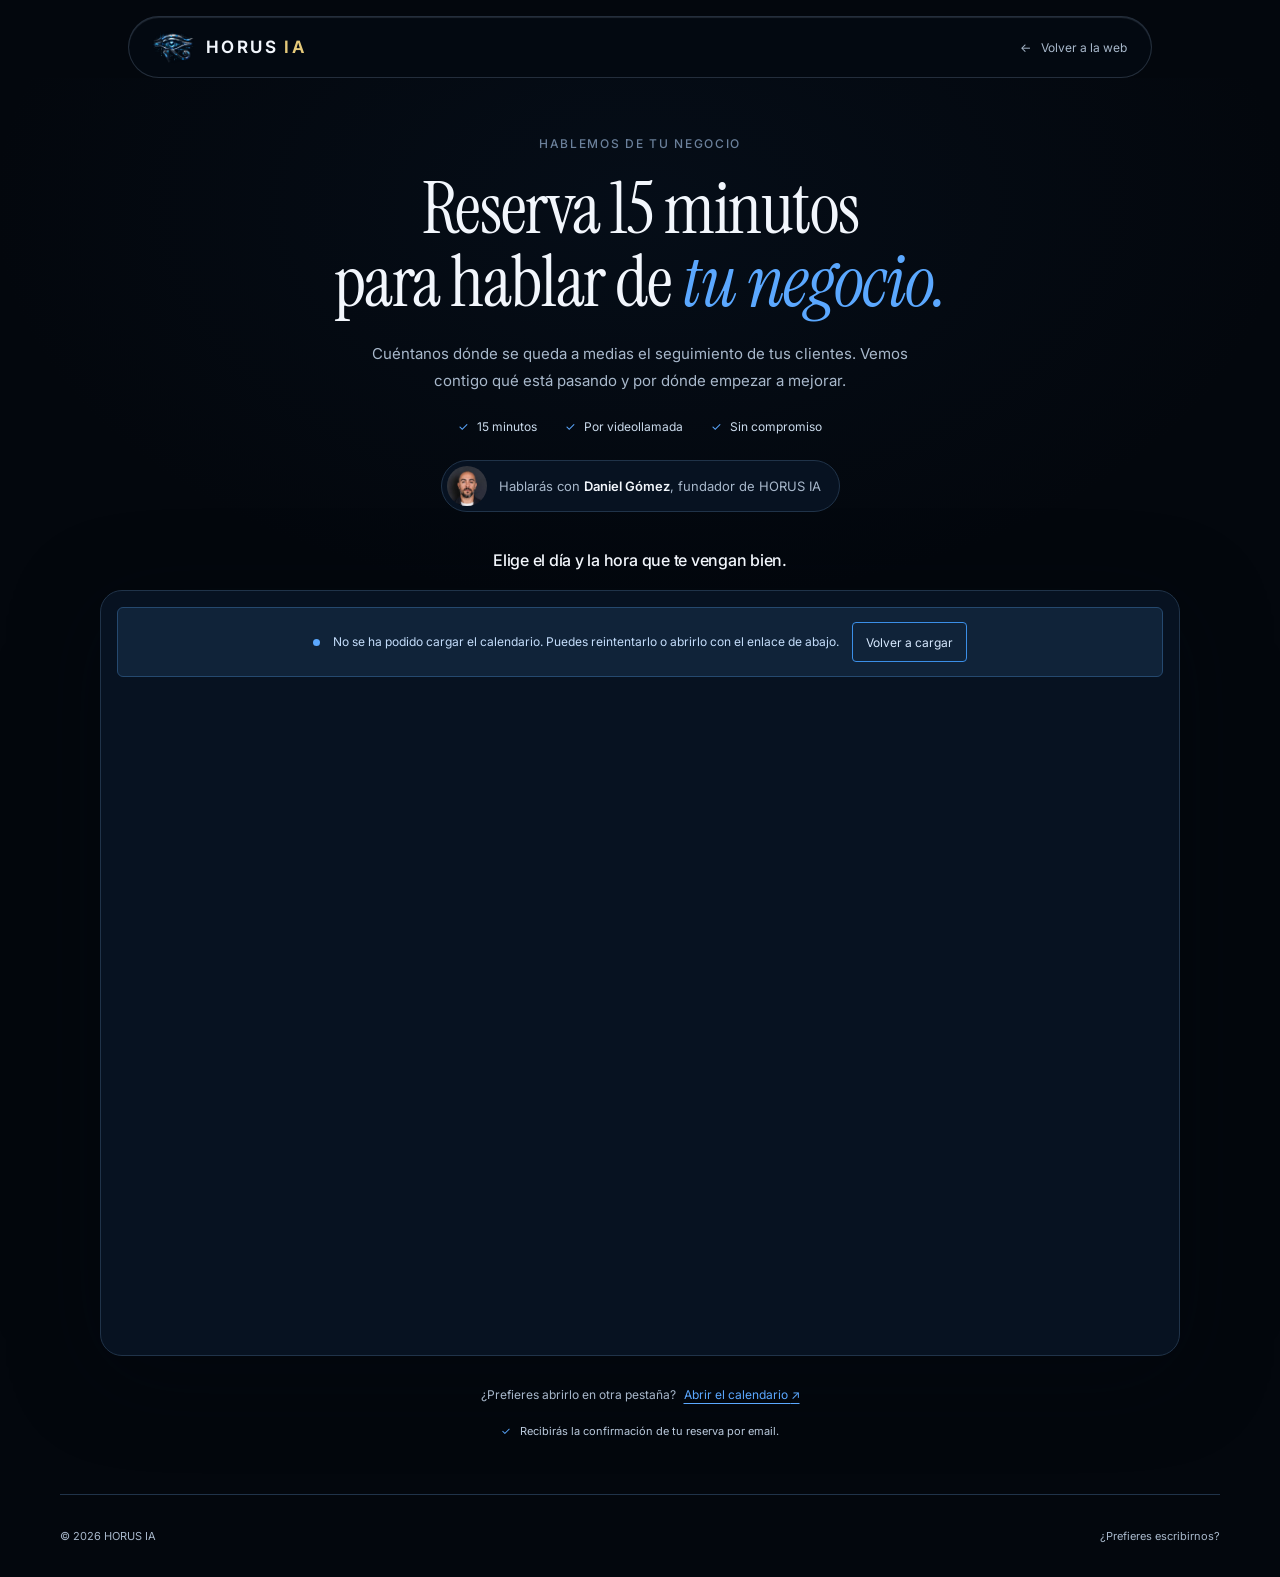
<file: agenda.html>
<!DOCTYPE html>
<html lang="es">
<head>
  <meta charset="UTF-8">
  <meta name="viewport" content="width=device-width, initial-scale=1.0">
  <meta name="robots" content="noindex, follow">
  <meta name="description" content="Reserva 15 minutos para hablar de tu negocio y de las oportunidades que se pierden por falta de seguimiento.">
  <meta name="theme-color" content="#03070d">
  <title>Agenda una llamada — HORUS IA</title>
  <link rel="icon" type="image/png" sizes="32x32" href="favicon-32.png">
  <link rel="icon" type="image/png" sizes="16x16" href="favicon-16.png">
  <link rel="apple-touch-icon" sizes="180x180" href="apple-touch-icon.png">
  <link rel="stylesheet" href="agenda.css?v=e49d8228">
  <link rel="stylesheet" href="typography.css?v=bf36e9f2">
  <script src="agenda.js?v=b89a8d73" defer></script>
  <script src="analytics.js?v=25f7f987" defer></script>
</head>
<body>
  <a class="skip-link" href="#contenido">Saltar al contenido</a>
  <header class="site-header">
    <a class="brand" href="index.html#agenda" aria-label="HORUS IA, volver a la web">
      <img src="assets/horus-eye-logo-192.png" width="48" height="38" alt="">
      <span>HORUS <b>IA</b></span>
    </a>
    <a class="back-link" href="index.html#agenda"><span aria-hidden="true">←</span> Volver a la web</a>
  </header>
  <main id="contenido">
    <div class="booking-intro">
      <p class="eyebrow">HABLEMOS DE TU NEGOCIO</p>
      <h1>Reserva 15 minutos<br>para hablar de <em>tu negocio.</em></h1>
      <p class="intro-description">Cuéntanos dónde se queda a medias el seguimiento de tus clientes. Vemos contigo qué está pasando y por dónde empezar a mejorar.</p>
      <ul class="call-details" aria-label="Detalles de la llamada">
        <li><span aria-hidden="true">✓</span> 15 minutos</li>
        <li><span aria-hidden="true">✓</span> Por videollamada</li>
        <li><span aria-hidden="true">✓</span> Sin compromiso</li>
      </ul>
      <p class="call-host"><img src="assets/daniel-gomez-avatar.jpg" width="48" height="48" alt=""><span>Hablarás con <strong>Daniel Gómez</strong>, fundador de HORUS IA</span></p>
    </div>
    <section class="booking-section" aria-labelledby="calendar-title">
      <div class="booking-heading"><h2 id="calendar-title">Elige el día y la hora que te vengan bien.</h2></div>
      <div class="booking-card">
        <div class="calendar-status" id="calendar-status" role="status" aria-live="polite">
          <span class="loading-dot" aria-hidden="true"></span>
          <p id="calendar-message">Cargando los horarios disponibles…</p>
          <button class="retry-button" id="calendar-retry" type="button" hidden>Volver a cargar</button>
        </div>
        <div id="cal-booking-inline" aria-label="Calendario para reservar una llamada de 15 minutos"></div>
        <noscript><p class="noscript-note">Para ver el calendario aquí, activa JavaScript o abre el enlace de reserva que encontrarás debajo.</p></noscript>
      </div>
      <p class="calendar-fallback">¿Prefieres abrirlo en otra pestaña? <a href="https://cal.com/daniel-gomez-ire516/15min" target="_blank" rel="noopener noreferrer">Abrir el calendario <span aria-hidden="true">↗</span></a></p>
      <p class="booking-confirmation"><span aria-hidden="true">✓</span> Recibirás la confirmación de tu reserva por email.</p>
    </section>
  </main>
  <footer><p>© 2026 HORUS IA</p><a href="index.html#contacto">¿Prefieres escribirnos?</a></footer>
</body>
</html>
</file>
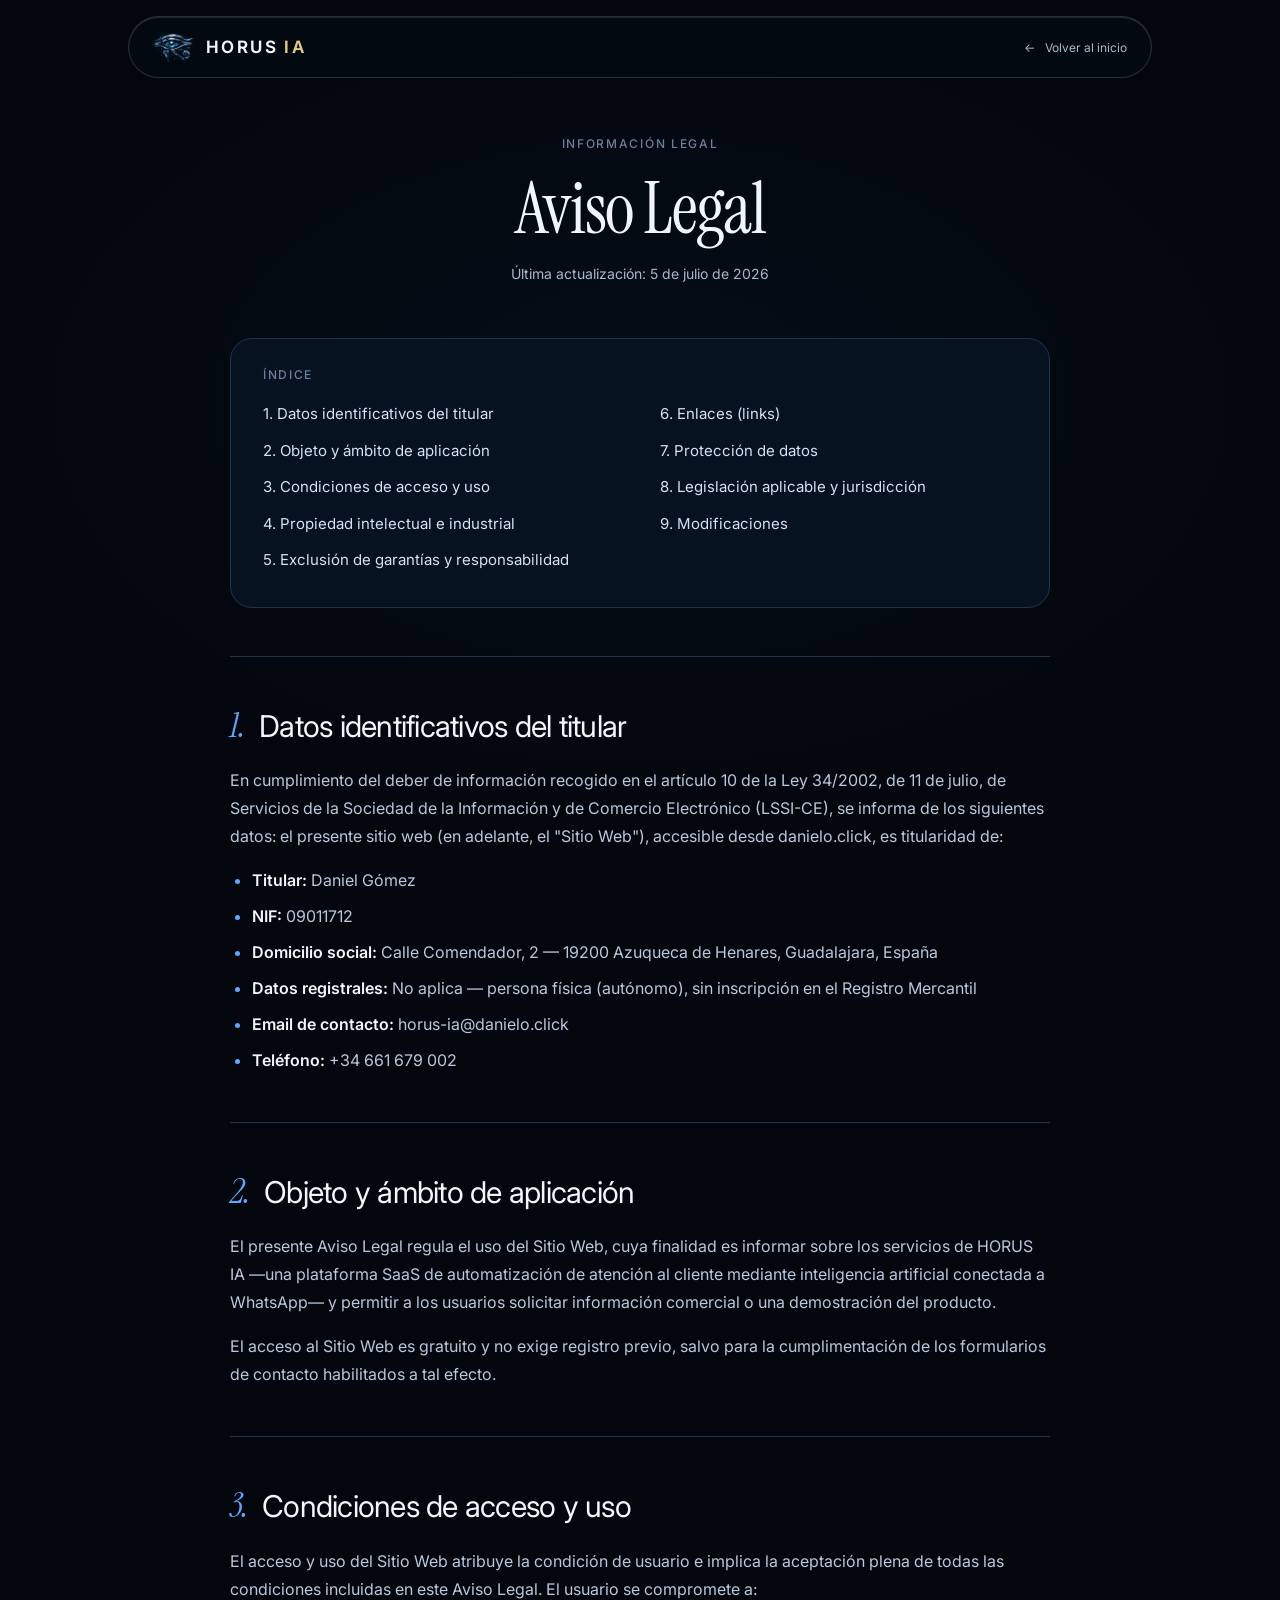
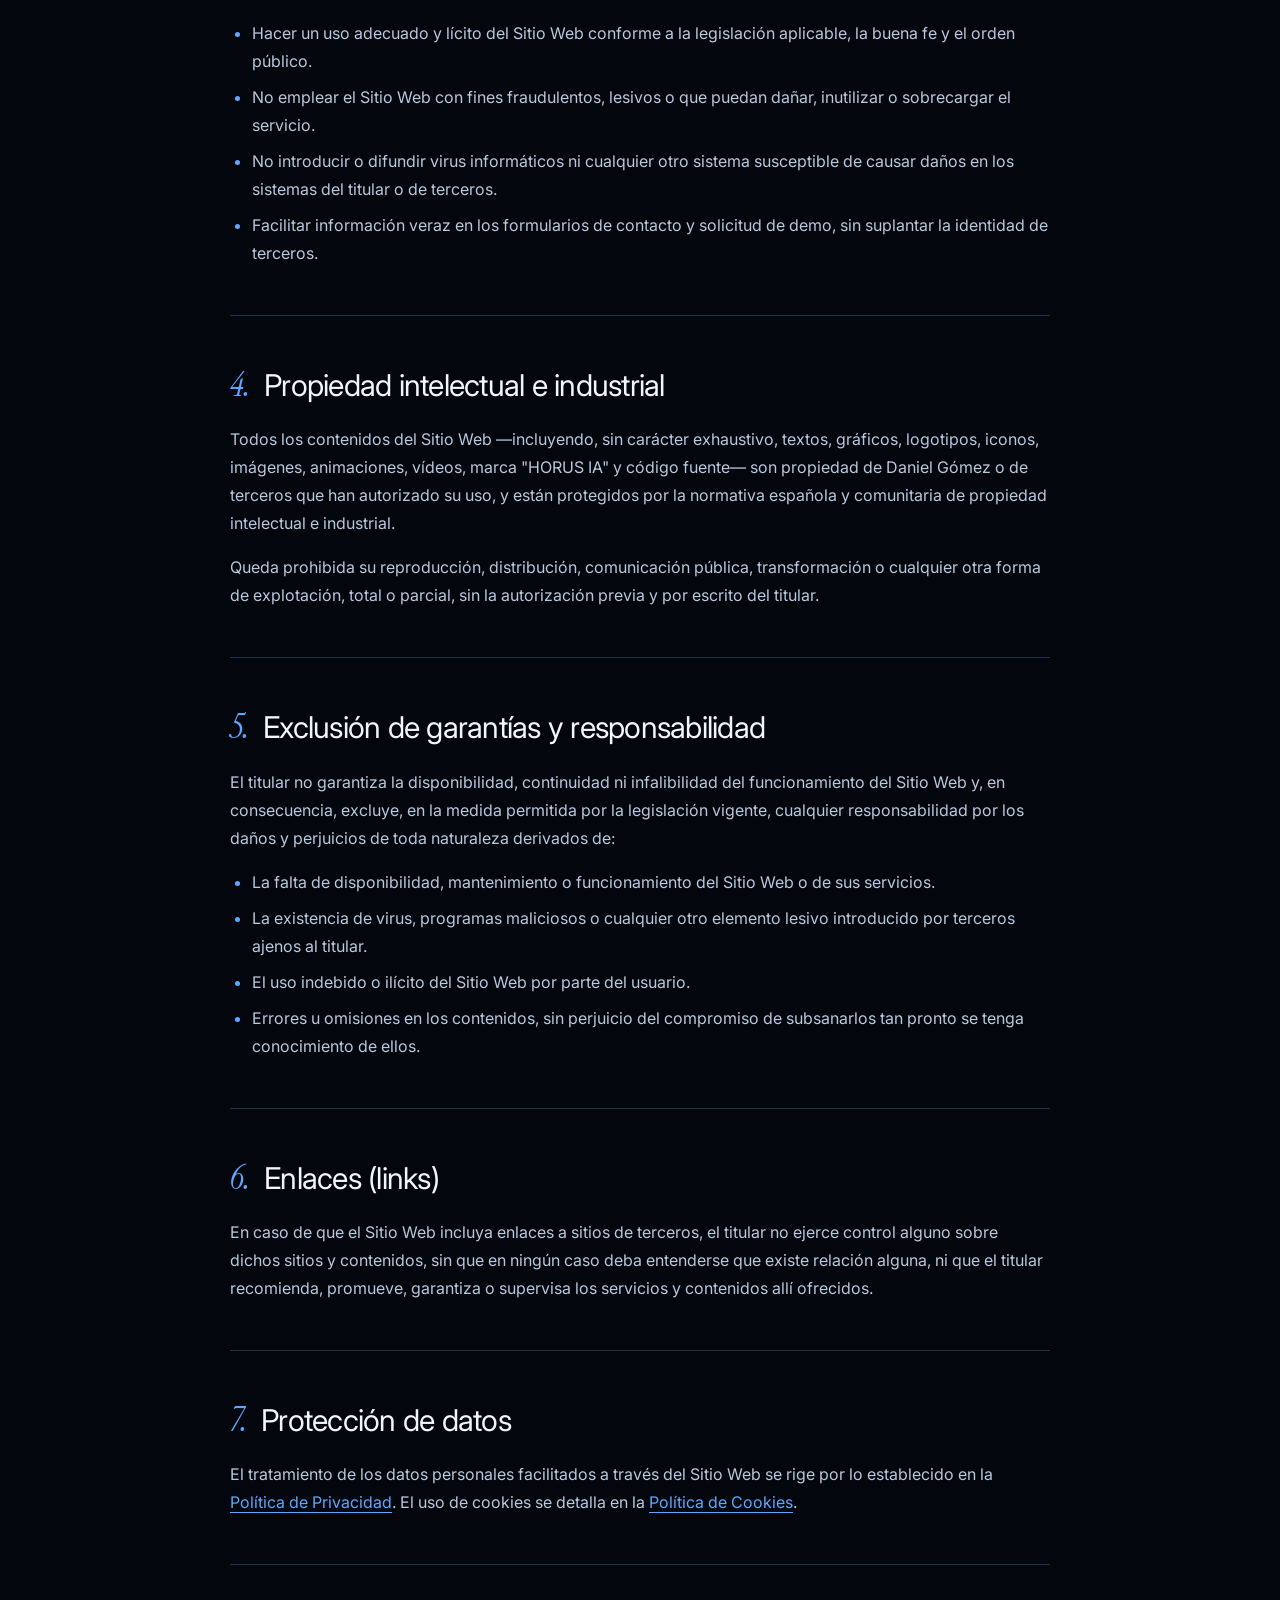
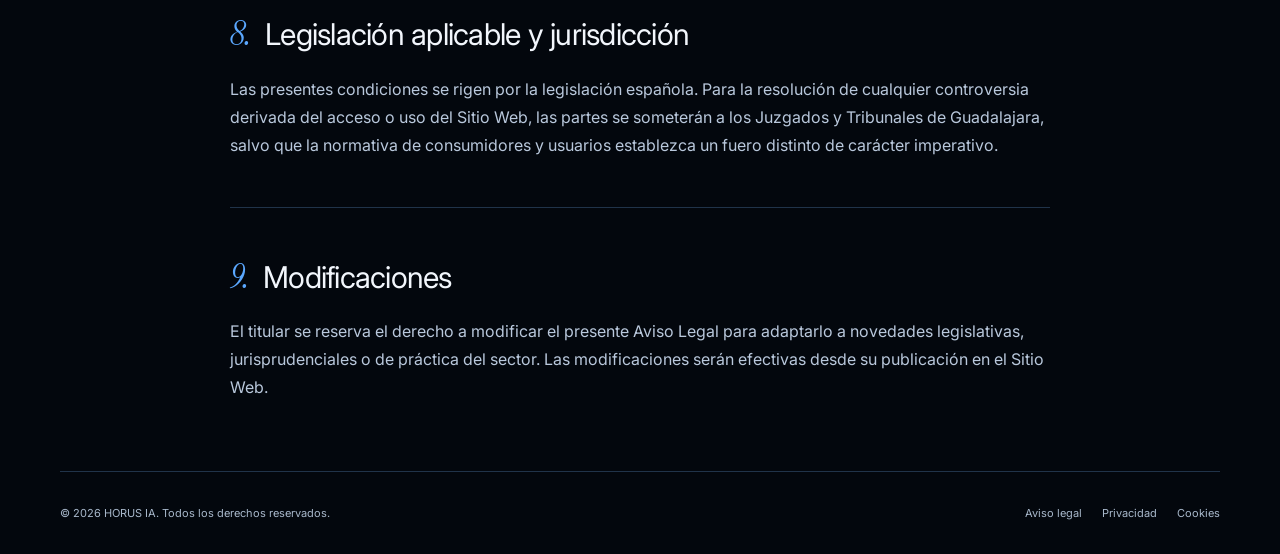
<file: aviso-legal.html>
<!DOCTYPE html>
<html lang="es">
<head>
<meta charset="UTF-8">
<meta name="viewport" content="width=device-width, initial-scale=1.0">
<title>Aviso Legal — HORUS IA</title>
<link rel="icon" type="image/png" sizes="32x32" href="favicon-32.png">
<link rel="icon" type="image/png" sizes="16x16" href="favicon-16.png">
<link rel="apple-touch-icon" sizes="180x180" href="apple-touch-icon.png">
<meta name="theme-color" content="#03070d">
<link rel="stylesheet" href="agenda.css?v=e49d8228">
<link rel="stylesheet" href="typography.css?v=bf36e9f2">
<link rel="stylesheet" href="pages.css?v=41360356">
<script src="analytics.js?v=25f7f987" defer></script>
</head>
<body>

<a class="skip-link" href="#contenido">Saltar al contenido</a>
<header class="site-header">
  <a class="brand" href="index.html" aria-label="HORUS IA, volver al inicio">
    <img src="assets/horus-eye-logo-192.png" width="44" height="35" alt="">
    <span>HORUS <b>IA</b></span>
  </a>
  <a class="back-link" href="index.html"><span aria-hidden="true">←</span> Volver al inicio</a>
</header>

<main class="legal" id="contenido">
  <div class="legal-header">
    <p class="legal-eyebrow">Información Legal</p>
    <h1>Aviso Legal</h1>
    <p class="legal-updated">Última actualización: 5 de julio de 2026</p>
  </div>

  <nav class="legal-toc">
    <p>Índice</p>
    <ol>
      <li><a href="#identificacion">1. Datos identificativos del titular</a></li>
      <li><a href="#objeto">2. Objeto y ámbito de aplicación</a></li>
      <li><a href="#condiciones">3. Condiciones de acceso y uso</a></li>
      <li><a href="#propiedad">4. Propiedad intelectual e industrial</a></li>
      <li><a href="#responsabilidad">5. Exclusión de garantías y responsabilidad</a></li>
      <li><a href="#enlaces">6. Enlaces (links)</a></li>
      <li><a href="#proteccion-datos">7. Protección de datos</a></li>
      <li><a href="#legislacion">8. Legislación aplicable y jurisdicción</a></li>
      <li><a href="#modificaciones">9. Modificaciones</a></li>
    </ol>
  </nav>

  <article>
    <section id="identificacion">
      <h2><span>1.</span>Datos identificativos del titular</h2>
      <p>En cumplimiento del deber de información recogido en el artículo 10 de la Ley 34/2002, de 11 de julio, de Servicios de la Sociedad de la Información y de Comercio Electrónico (LSSI-CE), se informa de los siguientes datos: el presente sitio web (en adelante, el "Sitio Web"), accesible desde danielo.click, es titularidad de:</p>
      <ul>
        <li><strong>Titular:</strong> Daniel Gómez</li>
        <li><strong>NIF:</strong> 09011712</li>
        <li><strong>Domicilio social:</strong> Calle Comendador, 2 — 19200 Azuqueca de Henares, Guadalajara, España</li>
        <li><strong>Datos registrales:</strong> No aplica — persona física (autónomo), sin inscripción en el Registro Mercantil</li>
        <li><strong>Email de contacto:</strong> horus-ia@danielo.click</li>
        <li><strong>Teléfono:</strong> +34 661 679 002</li>
      </ul>
    </section>

    <section id="objeto">
      <h2><span>2.</span>Objeto y ámbito de aplicación</h2>
      <p>El presente Aviso Legal regula el uso del Sitio Web, cuya finalidad es informar sobre los servicios de HORUS IA —una plataforma SaaS de automatización de atención al cliente mediante inteligencia artificial conectada a WhatsApp— y permitir a los usuarios solicitar información comercial o una demostración del producto.</p>
      <p>El acceso al Sitio Web es gratuito y no exige registro previo, salvo para la cumplimentación de los formularios de contacto habilitados a tal efecto.</p>
    </section>

    <section id="condiciones">
      <h2><span>3.</span>Condiciones de acceso y uso</h2>
      <p>El acceso y uso del Sitio Web atribuye la condición de usuario e implica la aceptación plena de todas las condiciones incluidas en este Aviso Legal. El usuario se compromete a:</p>
      <ul>
        <li>Hacer un uso adecuado y lícito del Sitio Web conforme a la legislación aplicable, la buena fe y el orden público.</li>
        <li>No emplear el Sitio Web con fines fraudulentos, lesivos o que puedan dañar, inutilizar o sobrecargar el servicio.</li>
        <li>No introducir o difundir virus informáticos ni cualquier otro sistema susceptible de causar daños en los sistemas del titular o de terceros.</li>
        <li>Facilitar información veraz en los formularios de contacto y solicitud de demo, sin suplantar la identidad de terceros.</li>
      </ul>
    </section>

    <section id="propiedad">
      <h2><span>4.</span>Propiedad intelectual e industrial</h2>
      <p>Todos los contenidos del Sitio Web —incluyendo, sin carácter exhaustivo, textos, gráficos, logotipos, iconos, imágenes, animaciones, vídeos, marca "HORUS IA" y código fuente— son propiedad de Daniel Gómez o de terceros que han autorizado su uso, y están protegidos por la normativa española y comunitaria de propiedad intelectual e industrial.</p>
      <p>Queda prohibida su reproducción, distribución, comunicación pública, transformación o cualquier otra forma de explotación, total o parcial, sin la autorización previa y por escrito del titular.</p>
    </section>

    <section id="responsabilidad">
      <h2><span>5.</span>Exclusión de garantías y responsabilidad</h2>
      <p>El titular no garantiza la disponibilidad, continuidad ni infalibilidad del funcionamiento del Sitio Web y, en consecuencia, excluye, en la medida permitida por la legislación vigente, cualquier responsabilidad por los daños y perjuicios de toda naturaleza derivados de:</p>
      <ul>
        <li>La falta de disponibilidad, mantenimiento o funcionamiento del Sitio Web o de sus servicios.</li>
        <li>La existencia de virus, programas maliciosos o cualquier otro elemento lesivo introducido por terceros ajenos al titular.</li>
        <li>El uso indebido o ilícito del Sitio Web por parte del usuario.</li>
        <li>Errores u omisiones en los contenidos, sin perjuicio del compromiso de subsanarlos tan pronto se tenga conocimiento de ellos.</li>
      </ul>
    </section>

    <section id="enlaces">
      <h2><span>6.</span>Enlaces (links)</h2>
      <p>En caso de que el Sitio Web incluya enlaces a sitios de terceros, el titular no ejerce control alguno sobre dichos sitios y contenidos, sin que en ningún caso deba entenderse que existe relación alguna, ni que el titular recomienda, promueve, garantiza o supervisa los servicios y contenidos allí ofrecidos.</p>
    </section>

    <section id="proteccion-datos">
      <h2><span>7.</span>Protección de datos</h2>
      <p>El tratamiento de los datos personales facilitados a través del Sitio Web se rige por lo establecido en la <a href="politica-privacidad.html">Política de Privacidad</a>. El uso de cookies se detalla en la <a href="politica-cookies.html">Política de Cookies</a>.</p>
    </section>

    <section id="legislacion">
      <h2><span>8.</span>Legislación aplicable y jurisdicción</h2>
      <p>Las presentes condiciones se rigen por la legislación española. Para la resolución de cualquier controversia derivada del acceso o uso del Sitio Web, las partes se someterán a los Juzgados y Tribunales de Guadalajara, salvo que la normativa de consumidores y usuarios establezca un fuero distinto de carácter imperativo.</p>
    </section>

    <section id="modificaciones">
      <h2><span>9.</span>Modificaciones</h2>
      <p>El titular se reserva el derecho a modificar el presente Aviso Legal para adaptarlo a novedades legislativas, jurisprudenciales o de práctica del sector. Las modificaciones serán efectivas desde su publicación en el Sitio Web.</p>
    </section>
  </article>
</main>

<footer><p>© 2026 HORUS IA. Todos los derechos reservados.</p><nav class="footer-links" aria-label="Información legal"><a href="aviso-legal.html">Aviso legal</a><a href="politica-privacidad.html">Privacidad</a><a href="politica-cookies.html">Cookies</a></nav></footer>

</body>
</html>
</file>
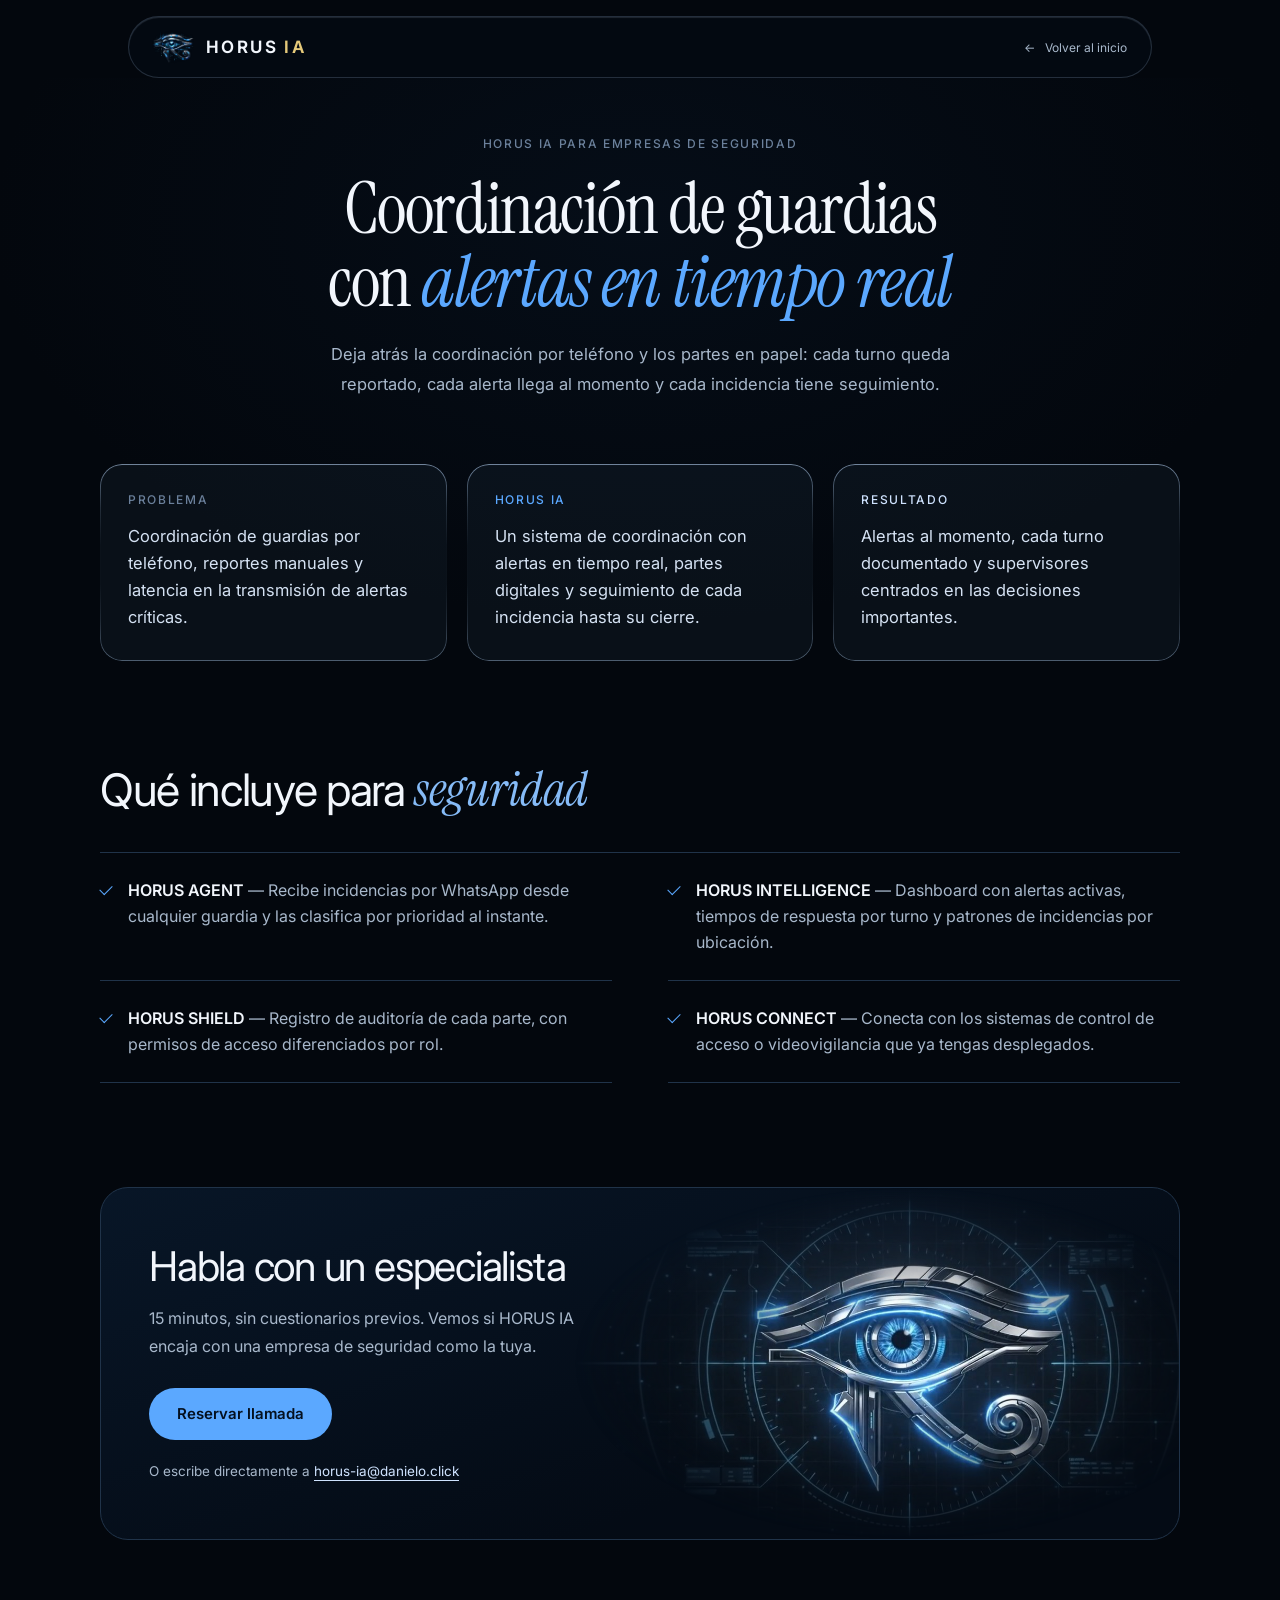
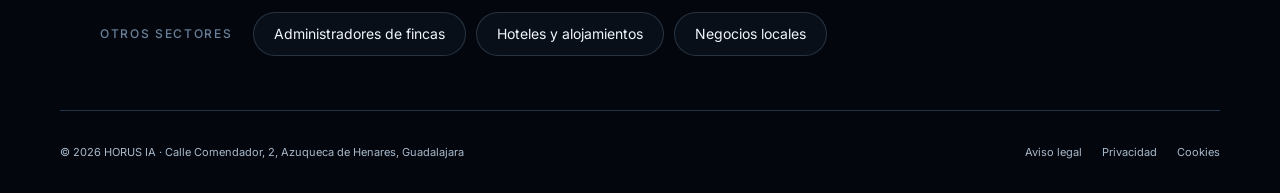
<file: empresas-seguridad.html>
<!DOCTYPE html>
<html lang="es">
<head>
<meta charset="UTF-8">
<meta name="viewport" content="width=device-width, initial-scale=1.0">
<title>Coordinación de Guardias de Seguridad con IA en Tiempo Real | HORUS IA</title>
<meta name="description" content="Coordinación para empresas de seguridad: alertas en tiempo real, partes digitales y seguimiento de cada incidencia hasta su cierre.">
<link rel="canonical" href="https://danielo.click/empresas-seguridad.html">
<link rel="icon" type="image/png" sizes="32x32" href="favicon-32.png">
<link rel="icon" type="image/png" sizes="16x16" href="favicon-16.png">
<link rel="apple-touch-icon" sizes="180x180" href="apple-touch-icon.png">
<script type="application/ld+json">
{
  "@context": "https://schema.org",
  "@type": "Service",
  "serviceType": "Coordinación de seguridad con inteligencia artificial",
  "name": "HORUS IA para Empresas de Seguridad",
  "description": "Coordinación para empresas de seguridad: alertas en tiempo real, partes digitales y seguimiento de cada incidencia hasta su cierre.",
  "provider": {
    "@type": "Organization",
    "name": "HORUS IA",
    "url": "https://danielo.click/",
    "email": "horus-ia@danielo.click",
    "telephone": "+34661679002"
  },
  "areaServed": {
    "@type": "Country",
    "name": "España"
  },
  "url": "https://danielo.click/empresas-seguridad.html"
}
</script>
<meta name="theme-color" content="#03070d">
<link rel="stylesheet" href="agenda.css?v=e49d8228">
<link rel="stylesheet" href="typography.css?v=bf36e9f2">
<link rel="stylesheet" href="pages.css?v=41360356">
<script src="analytics.js?v=25f7f987" defer></script>
</head>
<body>

<a class="skip-link" href="#contenido">Saltar al contenido</a>
<header class="site-header">
  <a class="brand" href="index.html" aria-label="HORUS IA, volver al inicio">
    <img src="assets/horus-eye-logo-192.png" width="44" height="35" alt="">
    <span>HORUS <b>IA</b></span>
  </a>
  <a class="back-link" href="index.html"><span aria-hidden="true">←</span> Volver al inicio</a>
</header>

<main id="contenido" class="sector">
  <div class="booking-intro">
    <p class="eyebrow">HORUS IA para empresas de seguridad</p>
    <h1>Coordinación de guardias<br>con <em>alertas en tiempo real</em></h1>
    <p class="intro-description">Deja atrás la coordinación por teléfono y los partes en papel: cada turno queda reportado, cada alerta llega al momento y cada incidencia tiene seguimiento.</p>
  </div>

  <div class="cols">
    <div class="col-card">
      <span class="col-label problem">Problema</span>
      <p>Coordinación de guardias por teléfono, reportes manuales y latencia en la transmisión de alertas críticas.</p>
    </div>
    <div class="col-card">
      <span class="col-label solution">HORUS IA</span>
      <p>Un sistema de coordinación con alertas en tiempo real, partes digitales y seguimiento de cada incidencia hasta su cierre.</p>
    </div>
    <div class="col-card">
      <span class="col-label result">Resultado</span>
      <p>Alertas al momento, cada turno documentado y supervisores centrados en las decisiones importantes.</p>
    </div>
  </div>



  <h2 class="section-h">Qué incluye para <em>seguridad</em></h2>
  <div class="features">
    <div class="feature-item"><span class="feature-dot"></span><p><strong>HORUS AGENT</strong> — Recibe incidencias por WhatsApp desde cualquier guardia y las clasifica por prioridad al instante.</p></div>
    <div class="feature-item"><span class="feature-dot"></span><p><strong>HORUS INTELLIGENCE</strong> — Dashboard con alertas activas, tiempos de respuesta por turno y patrones de incidencias por ubicación.</p></div>
    <div class="feature-item"><span class="feature-dot"></span><p><strong>HORUS SHIELD</strong> — Registro de auditoría de cada parte, con permisos de acceso diferenciados por rol.</p></div>
    <div class="feature-item"><span class="feature-dot"></span><p><strong>HORUS CONNECT</strong> — Conecta con los sistemas de control de acceso o videovigilancia que ya tengas desplegados.</p></div>
  </div>

  <div class="cta-card">
    <h2>Habla con un especialista</h2>
    <p>15 minutos, sin cuestionarios previos. Vemos si HORUS IA encaja con una empresa de seguridad como la tuya.</p>
    <a href="agenda.html" class="cta-btn" data-umami-event="agendar-llamada" data-umami-event-origen="sector-seguridad">Reservar llamada</a>
    <p class="cta-secondary">O escribe directamente a <a href="mailto:horus-ia@danielo.click">horus-ia@danielo.click</a></p>
  </div>

  <div class="sector-links">
    <p>Otros sectores</p>
    <ul>
      <li><a href="administradores-de-fincas.html">Administradores de fincas</a></li>
      <li><a href="hoteles-alojamientos.html">Hoteles y alojamientos</a></li>
      <li><a href="negocios-locales.html">Negocios locales</a></li>
    </ul>
  </div>
</main>

<footer><p>© 2026 HORUS IA · Calle Comendador, 2, Azuqueca de Henares, Guadalajara</p><nav class="footer-links" aria-label="Información legal"><a href="aviso-legal.html">Aviso legal</a><a href="politica-privacidad.html">Privacidad</a><a href="politica-cookies.html">Cookies</a></nav></footer>

</body>
</html>
</file>
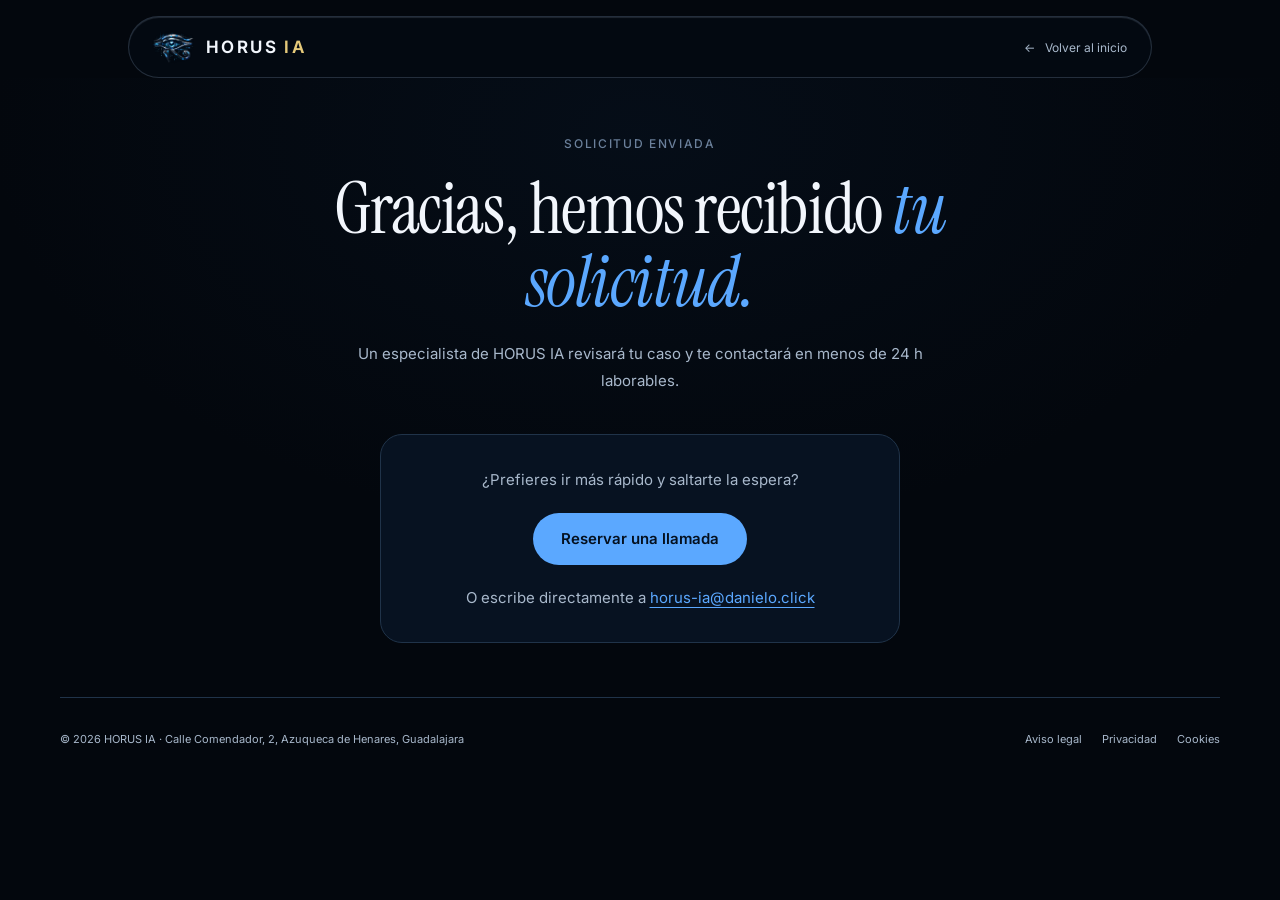
<file: gracias.html>
<!DOCTYPE html>
<html lang="es">
<head>
  <meta charset="UTF-8">
  <meta name="viewport" content="width=device-width, initial-scale=1.0">
  <meta name="robots" content="noindex">
  <meta name="theme-color" content="#03070d">
  <title>Solicitud recibida — HORUS IA</title>
  <link rel="icon" type="image/png" sizes="32x32" href="favicon-32.png">
  <link rel="icon" type="image/png" sizes="16x16" href="favicon-16.png">
  <link rel="apple-touch-icon" sizes="180x180" href="apple-touch-icon.png">
  <link rel="stylesheet" href="agenda.css?v=e49d8228">
  <link rel="stylesheet" href="typography.css?v=bf36e9f2">
<script src="analytics.js?v=25f7f987" defer></script>
</head>
<body>
  <a class="skip-link" href="#contenido">Saltar al contenido</a>
  <header class="site-header">
    <a class="brand" href="index.html" aria-label="HORUS IA, volver al inicio">
      <img src="assets/horus-eye-logo-192.png" width="44" height="35" alt="">
      <span>HORUS <b>IA</b></span>
    </a>
    <a class="back-link" href="index.html"><span aria-hidden="true">←</span> Volver al inicio</a>
  </header>
  <main id="contenido">
    <div class="booking-intro">
      <p class="eyebrow">SOLICITUD ENVIADA</p>
      <h1>Gracias, hemos recibido <em>tu solicitud.</em></h1>
      <p class="intro-description">Un especialista de HORUS IA revisará tu caso y te contactará en menos de 24 h laborables.</p>
      <div class="thanks-card">
        <p>¿Prefieres ir más rápido y saltarte la espera?</p>
        <a class="thanks-button" href="agenda.html">Reservar una llamada</a>
        <p>O escribe directamente a <a href="mailto:horus-ia@danielo.click">horus-ia@danielo.click</a></p>
      </div>
    </div>
  </main>
  <footer><p>© 2026 HORUS IA · Calle Comendador, 2, Azuqueca de Henares, Guadalajara</p><nav class="footer-links" aria-label="Información legal"><a href="aviso-legal.html">Aviso legal</a><a href="politica-privacidad.html">Privacidad</a><a href="politica-cookies.html">Cookies</a></nav></footer>
</body>
</html>
</file>
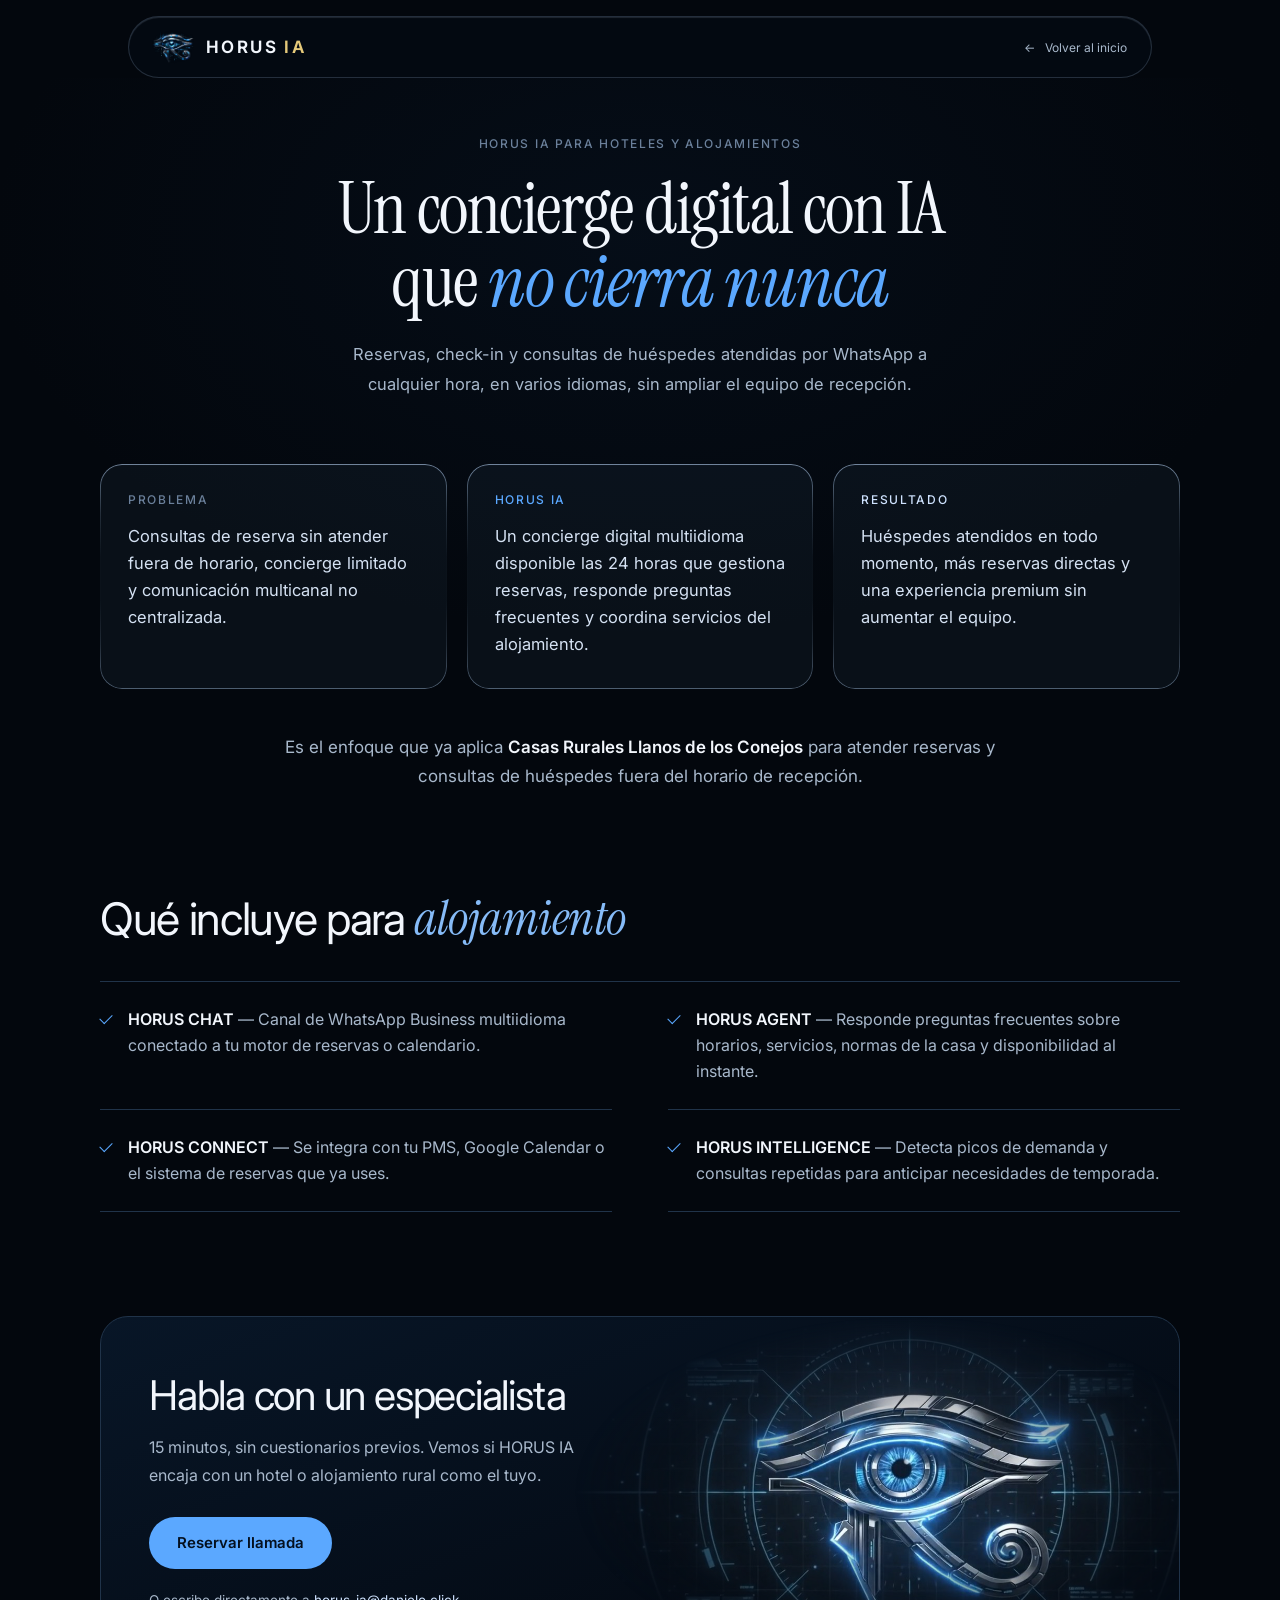
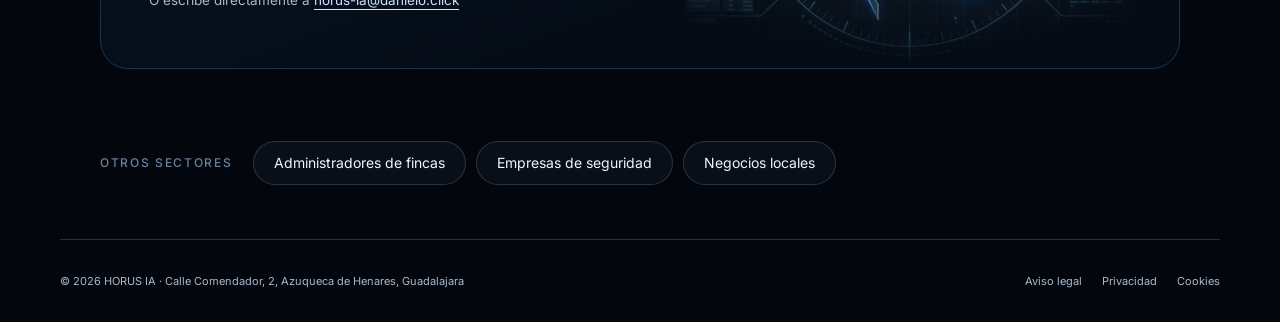
<file: hoteles-alojamientos.html>
<!DOCTYPE html>
<html lang="es">
<head>
<meta charset="UTF-8">
<meta name="viewport" content="width=device-width, initial-scale=1.0">
<title>Concierge Digital con IA para Hoteles y Alojamientos Rurales | HORUS IA</title>
<meta name="description" content="Concierge digital multiidioma disponible 24 horas que gestiona reservas, responde preguntas y coordina servicios del alojamiento por WhatsApp.">
<link rel="canonical" href="https://danielo.click/hoteles-alojamientos.html">
<link rel="icon" type="image/png" sizes="32x32" href="favicon-32.png">
<link rel="icon" type="image/png" sizes="16x16" href="favicon-16.png">
<link rel="apple-touch-icon" sizes="180x180" href="apple-touch-icon.png">
<script type="application/ld+json">
{
  "@context": "https://schema.org",
  "@type": "Service",
  "serviceType": "Concierge digital con inteligencia artificial para hoteles y alojamientos",
  "name": "HORUS IA para Hoteles y Alojamientos",
  "description": "Concierge digital multiidioma disponible 24 horas que gestiona reservas, responde preguntas y coordina servicios del alojamiento por WhatsApp.",
  "provider": {
    "@type": "Organization",
    "name": "HORUS IA",
    "url": "https://danielo.click/",
    "email": "horus-ia@danielo.click",
    "telephone": "+34661679002"
  },
  "areaServed": {
    "@type": "Country",
    "name": "España"
  },
  "url": "https://danielo.click/hoteles-alojamientos.html"
}
</script>
<meta name="theme-color" content="#03070d">
<link rel="stylesheet" href="agenda.css?v=e49d8228">
<link rel="stylesheet" href="typography.css?v=bf36e9f2">
<link rel="stylesheet" href="pages.css?v=41360356">
<script src="analytics.js?v=25f7f987" defer></script>
</head>
<body>

<a class="skip-link" href="#contenido">Saltar al contenido</a>
<header class="site-header">
  <a class="brand" href="index.html" aria-label="HORUS IA, volver al inicio">
    <img src="assets/horus-eye-logo-192.png" width="44" height="35" alt="">
    <span>HORUS <b>IA</b></span>
  </a>
  <a class="back-link" href="index.html"><span aria-hidden="true">←</span> Volver al inicio</a>
</header>

<main id="contenido" class="sector">
  <div class="booking-intro">
    <p class="eyebrow">HORUS IA para hoteles y alojamientos</p>
    <h1>Un concierge digital con IA<br>que <em>no cierra nunca</em></h1>
    <p class="intro-description">Reservas, check-in y consultas de huéspedes atendidas por WhatsApp a cualquier hora, en varios idiomas, sin ampliar el equipo de recepción.</p>
  </div>

  <div class="cols">
    <div class="col-card">
      <span class="col-label problem">Problema</span>
      <p>Consultas de reserva sin atender fuera de horario, concierge limitado y comunicación multicanal no centralizada.</p>
    </div>
    <div class="col-card">
      <span class="col-label solution">HORUS IA</span>
      <p>Un concierge digital multiidioma disponible las 24 horas que gestiona reservas, responde preguntas frecuentes y coordina servicios del alojamiento.</p>
    </div>
    <div class="col-card">
      <span class="col-label result">Resultado</span>
      <p>Huéspedes atendidos en todo momento, más reservas directas y una experiencia premium sin aumentar el equipo.</p>
    </div>
  </div>

  <div class="client-note">Es el enfoque que ya aplica <strong>Casas Rurales Llanos de los Conejos</strong> para atender reservas y consultas de huéspedes fuera del horario de recepción.</div>


  <h2 class="section-h">Qué incluye para <em>alojamiento</em></h2>
  <div class="features">
    <div class="feature-item"><span class="feature-dot"></span><p><strong>HORUS CHAT</strong> — Canal de WhatsApp Business multiidioma conectado a tu motor de reservas o calendario.</p></div>
    <div class="feature-item"><span class="feature-dot"></span><p><strong>HORUS AGENT</strong> — Responde preguntas frecuentes sobre horarios, servicios, normas de la casa y disponibilidad al instante.</p></div>
    <div class="feature-item"><span class="feature-dot"></span><p><strong>HORUS CONNECT</strong> — Se integra con tu PMS, Google Calendar o el sistema de reservas que ya uses.</p></div>
    <div class="feature-item"><span class="feature-dot"></span><p><strong>HORUS INTELLIGENCE</strong> — Detecta picos de demanda y consultas repetidas para anticipar necesidades de temporada.</p></div>
  </div>

  <div class="cta-card">
    <h2>Habla con un especialista</h2>
    <p>15 minutos, sin cuestionarios previos. Vemos si HORUS IA encaja con un hotel o alojamiento rural como el tuyo.</p>
    <a href="agenda.html" class="cta-btn" data-umami-event="agendar-llamada" data-umami-event-origen="sector-hoteles">Reservar llamada</a>
    <p class="cta-secondary">O escribe directamente a <a href="mailto:horus-ia@danielo.click">horus-ia@danielo.click</a></p>
  </div>

  <div class="sector-links">
    <p>Otros sectores</p>
    <ul>
      <li><a href="administradores-de-fincas.html">Administradores de fincas</a></li>
      <li><a href="empresas-seguridad.html">Empresas de seguridad</a></li>
      <li><a href="negocios-locales.html">Negocios locales</a></li>
    </ul>
  </div>
</main>

<footer><p>© 2026 HORUS IA · Calle Comendador, 2, Azuqueca de Henares, Guadalajara</p><nav class="footer-links" aria-label="Información legal"><a href="aviso-legal.html">Aviso legal</a><a href="politica-privacidad.html">Privacidad</a><a href="politica-cookies.html">Cookies</a></nav></footer>

</body>
</html>
</file>
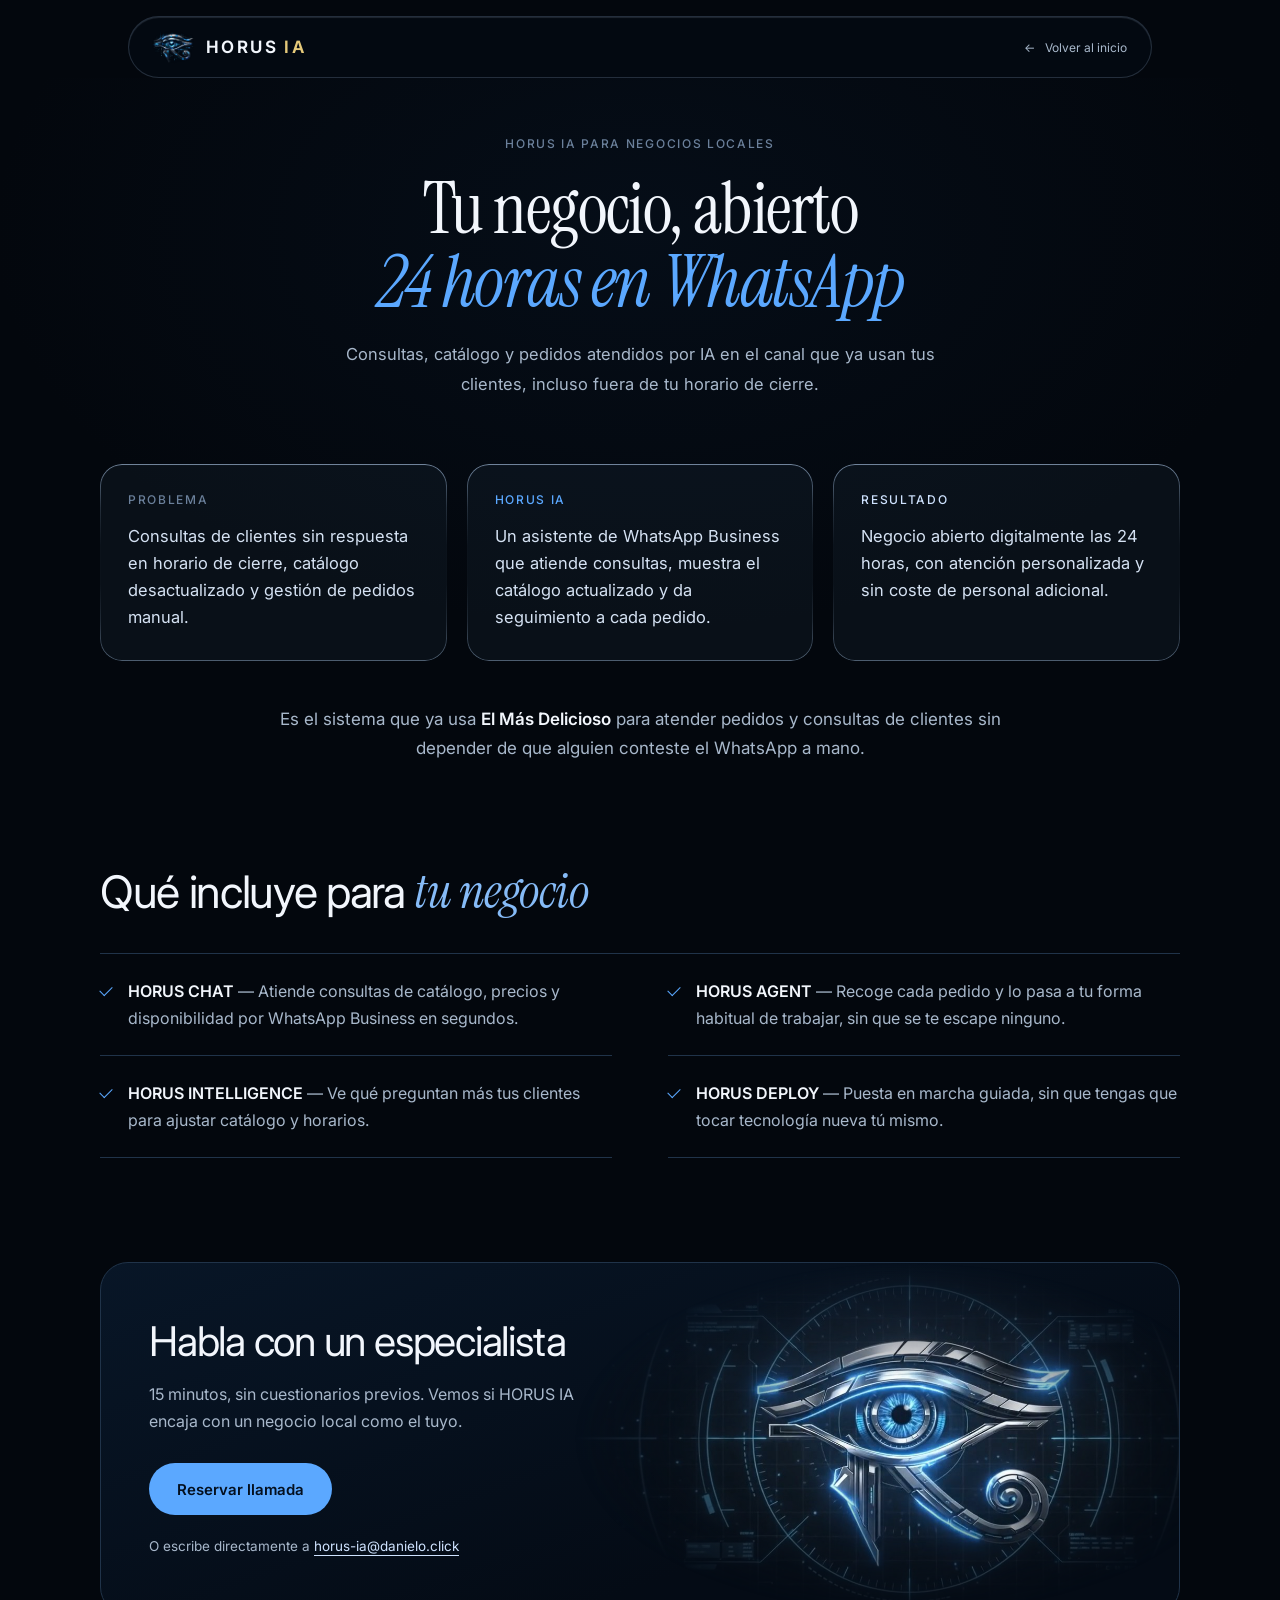
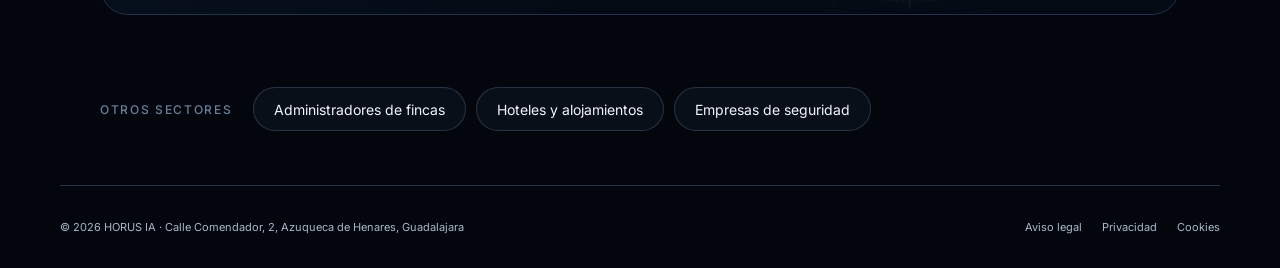
<file: negocios-locales.html>
<!DOCTYPE html>
<html lang="es">
<head>
<meta charset="UTF-8">
<meta name="viewport" content="width=device-width, initial-scale=1.0">
<title>Asistente de WhatsApp Business con IA para Negocios Locales | HORUS IA</title>
<meta name="description" content="Asistente de WhatsApp Business que atiende consultas, muestra el catálogo actualizado y da seguimiento a cada pedido, 24 horas al día.">
<link rel="canonical" href="https://danielo.click/negocios-locales.html">
<link rel="icon" type="image/png" sizes="32x32" href="favicon-32.png">
<link rel="icon" type="image/png" sizes="16x16" href="favicon-16.png">
<link rel="apple-touch-icon" sizes="180x180" href="apple-touch-icon.png">
<script type="application/ld+json">
{
  "@context": "https://schema.org",
  "@type": "Service",
  "serviceType": "Asistente de WhatsApp Business con inteligencia artificial para negocios locales",
  "name": "HORUS IA para Negocios Locales",
  "description": "Asistente de WhatsApp Business que atiende consultas, muestra el catálogo actualizado y da seguimiento a cada pedido, 24 horas al día.",
  "provider": {
    "@type": "Organization",
    "name": "HORUS IA",
    "url": "https://danielo.click/",
    "email": "horus-ia@danielo.click",
    "telephone": "+34661679002"
  },
  "areaServed": {
    "@type": "Country",
    "name": "España"
  },
  "url": "https://danielo.click/negocios-locales.html"
}
</script>
<meta name="theme-color" content="#03070d">
<link rel="stylesheet" href="agenda.css?v=e49d8228">
<link rel="stylesheet" href="typography.css?v=bf36e9f2">
<link rel="stylesheet" href="pages.css?v=41360356">
<script src="analytics.js?v=25f7f987" defer></script>
</head>
<body>

<a class="skip-link" href="#contenido">Saltar al contenido</a>
<header class="site-header">
  <a class="brand" href="index.html" aria-label="HORUS IA, volver al inicio">
    <img src="assets/horus-eye-logo-192.png" width="44" height="35" alt="">
    <span>HORUS <b>IA</b></span>
  </a>
  <a class="back-link" href="index.html"><span aria-hidden="true">←</span> Volver al inicio</a>
</header>

<main id="contenido" class="sector">
  <div class="booking-intro">
    <p class="eyebrow">HORUS IA para negocios locales</p>
    <h1>Tu negocio, abierto<br><em>24 horas en WhatsApp</em></h1>
    <p class="intro-description">Consultas, catálogo y pedidos atendidos por IA en el canal que ya usan tus clientes, incluso fuera de tu horario de cierre.</p>
  </div>

  <div class="cols">
    <div class="col-card">
      <span class="col-label problem">Problema</span>
      <p>Consultas de clientes sin respuesta en horario de cierre, catálogo desactualizado y gestión de pedidos manual.</p>
    </div>
    <div class="col-card">
      <span class="col-label solution">HORUS IA</span>
      <p>Un asistente de WhatsApp Business que atiende consultas, muestra el catálogo actualizado y da seguimiento a cada pedido.</p>
    </div>
    <div class="col-card">
      <span class="col-label result">Resultado</span>
      <p>Negocio abierto digitalmente las 24 horas, con atención personalizada y sin coste de personal adicional.</p>
    </div>
  </div>

  <div class="client-note">Es el sistema que ya usa <strong>El Más Delicioso</strong> para atender pedidos y consultas de clientes sin depender de que alguien conteste el WhatsApp a mano.</div>


  <h2 class="section-h">Qué incluye para <em>tu negocio</em></h2>
  <div class="features">
    <div class="feature-item"><span class="feature-dot"></span><p><strong>HORUS CHAT</strong> — Atiende consultas de catálogo, precios y disponibilidad por WhatsApp Business en segundos.</p></div>
    <div class="feature-item"><span class="feature-dot"></span><p><strong>HORUS AGENT</strong> — Recoge cada pedido y lo pasa a tu forma habitual de trabajar, sin que se te escape ninguno.</p></div>
    <div class="feature-item"><span class="feature-dot"></span><p><strong>HORUS INTELLIGENCE</strong> — Ve qué preguntan más tus clientes para ajustar catálogo y horarios.</p></div>
    <div class="feature-item"><span class="feature-dot"></span><p><strong>HORUS DEPLOY</strong> — Puesta en marcha guiada, sin que tengas que tocar tecnología nueva tú mismo.</p></div>
  </div>

  <div class="cta-card">
    <h2>Habla con un especialista</h2>
    <p>15 minutos, sin cuestionarios previos. Vemos si HORUS IA encaja con un negocio local como el tuyo.</p>
    <a href="agenda.html" class="cta-btn" data-umami-event="agendar-llamada" data-umami-event-origen="sector-negocios">Reservar llamada</a>
    <p class="cta-secondary">O escribe directamente a <a href="mailto:horus-ia@danielo.click">horus-ia@danielo.click</a></p>
  </div>

  <div class="sector-links">
    <p>Otros sectores</p>
    <ul>
      <li><a href="administradores-de-fincas.html">Administradores de fincas</a></li>
      <li><a href="hoteles-alojamientos.html">Hoteles y alojamientos</a></li>
      <li><a href="empresas-seguridad.html">Empresas de seguridad</a></li>
    </ul>
  </div>
</main>

<footer><p>© 2026 HORUS IA · Calle Comendador, 2, Azuqueca de Henares, Guadalajara</p><nav class="footer-links" aria-label="Información legal"><a href="aviso-legal.html">Aviso legal</a><a href="politica-privacidad.html">Privacidad</a><a href="politica-cookies.html">Cookies</a></nav></footer>

</body>
</html>
</file>
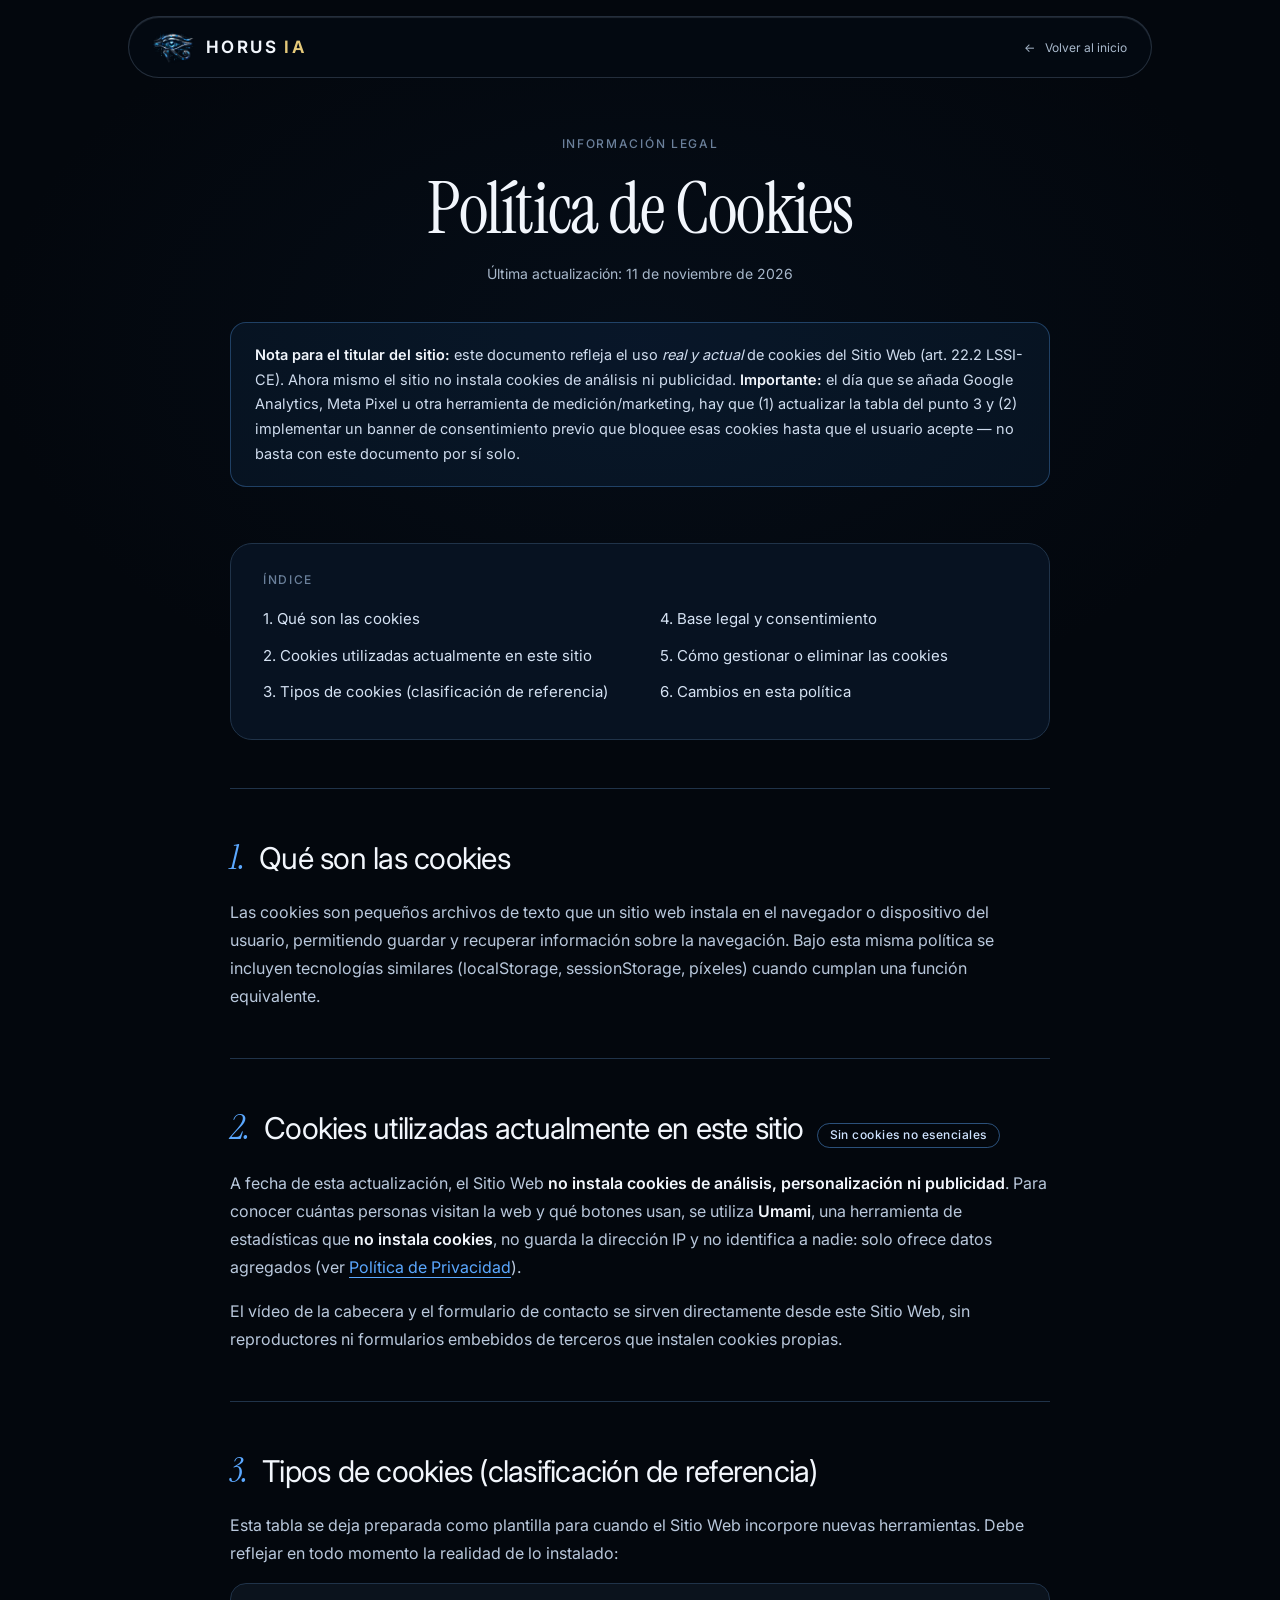
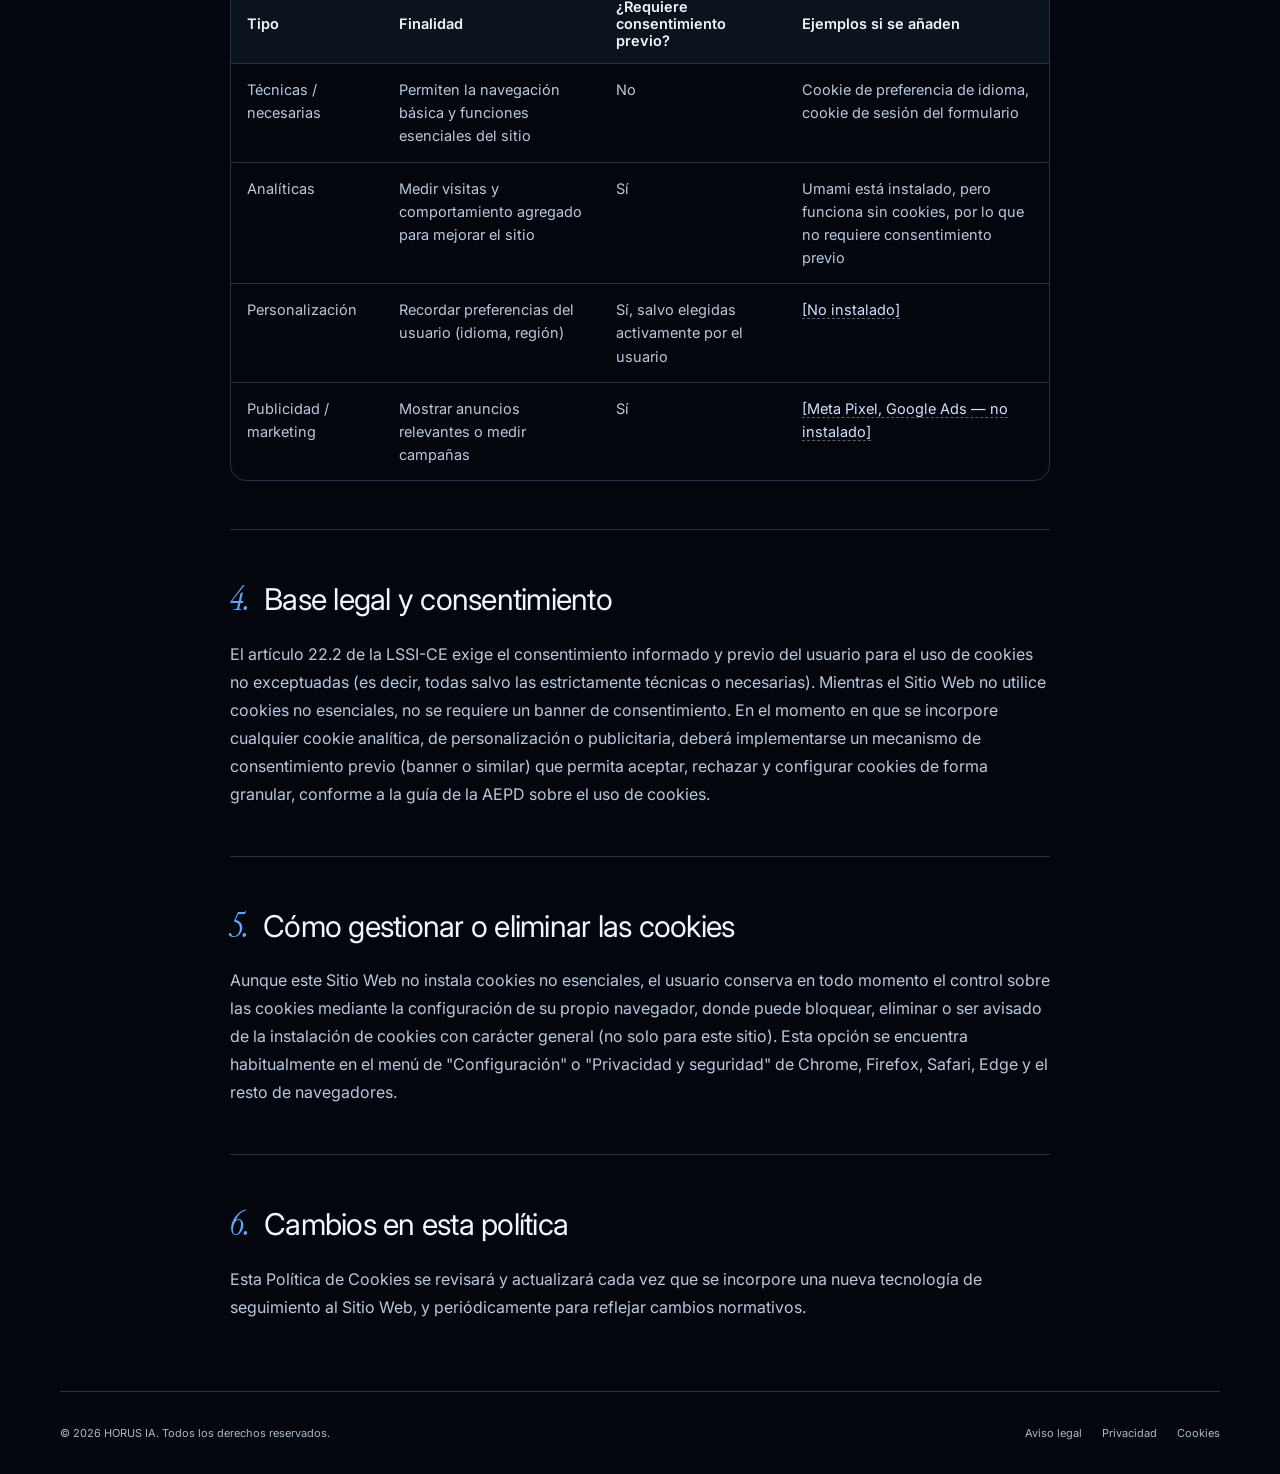
<file: politica-cookies.html>
<!DOCTYPE html>
<html lang="es">
<head>
<meta charset="UTF-8">
<meta name="viewport" content="width=device-width, initial-scale=1.0">
<title>Política de Cookies — HORUS IA</title>
<link rel="icon" type="image/png" sizes="32x32" href="favicon-32.png">
<link rel="icon" type="image/png" sizes="16x16" href="favicon-16.png">
<link rel="apple-touch-icon" sizes="180x180" href="apple-touch-icon.png">
<meta name="theme-color" content="#03070d">
<link rel="stylesheet" href="agenda.css?v=e49d8228">
<link rel="stylesheet" href="typography.css?v=bf36e9f2">
<link rel="stylesheet" href="pages.css?v=41360356">
<script src="analytics.js?v=25f7f987" defer></script>
</head>
<body>

<a class="skip-link" href="#contenido">Saltar al contenido</a>
<header class="site-header">
  <a class="brand" href="index.html" aria-label="HORUS IA, volver al inicio">
    <img src="assets/horus-eye-logo-192.png" width="44" height="35" alt="">
    <span>HORUS <b>IA</b></span>
  </a>
  <a class="back-link" href="index.html"><span aria-hidden="true">←</span> Volver al inicio</a>
</header>

<main class="legal" id="contenido">
  <div class="legal-header">
    <p class="legal-eyebrow">Información Legal</p>
    <h1>Política de Cookies</h1>
    <p class="legal-updated">Última actualización: 11 de noviembre de 2026</p>
  </div>

  <div class="legal-notice">
    <strong>Nota para el titular del sitio:</strong> este documento refleja el uso <em>real y actual</em> de cookies del Sitio Web (art. 22.2 LSSI-CE). Ahora mismo el sitio no instala cookies de análisis ni publicidad. <strong>Importante:</strong> el día que se añada Google Analytics, Meta Pixel u otra herramienta de medición/marketing, hay que (1) actualizar la tabla del punto 3 y (2) implementar un banner de consentimiento previo que bloquee esas cookies hasta que el usuario acepte — no basta con este documento por sí solo.
  </div>

  <nav class="legal-toc">
    <p>Índice</p>
    <ol>
      <li><a href="#que-son">1. Qué son las cookies</a></li>
      <li><a href="#actuales">2. Cookies utilizadas actualmente en este sitio</a></li>
      <li><a href="#tipos">3. Tipos de cookies (clasificación de referencia)</a></li>
      <li><a href="#consentimiento">4. Base legal y consentimiento</a></li>
      <li><a href="#gestion">5. Cómo gestionar o eliminar las cookies</a></li>
      <li><a href="#cambios">6. Cambios en esta política</a></li>
    </ol>
  </nav>

  <article>
    <section id="que-son">
      <h2><span>1.</span>Qué son las cookies</h2>
      <p>Las cookies son pequeños archivos de texto que un sitio web instala en el navegador o dispositivo del usuario, permitiendo guardar y recuperar información sobre la navegación. Bajo esta misma política se incluyen tecnologías similares (localStorage, sessionStorage, píxeles) cuando cumplan una función equivalente.</p>
    </section>

    <section id="actuales">
      <h2><span>2.</span>Cookies utilizadas actualmente en este sitio <span class="status-pill">Sin cookies no esenciales</span></h2>
      <p>A fecha de esta actualización, el Sitio Web <strong>no instala cookies de análisis, personalización ni publicidad</strong>. Para conocer cuántas personas visitan la web y qué botones usan, se utiliza <strong>Umami</strong>, una herramienta de estadísticas que <strong>no instala cookies</strong>, no guarda la dirección IP y no identifica a nadie: solo ofrece datos agregados (ver <a href="politica-privacidad.html#destinatarios">Política de Privacidad</a>).</p>
      <p>El vídeo de la cabecera y el formulario de contacto se sirven directamente desde este Sitio Web, sin reproductores ni formularios embebidos de terceros que instalen cookies propias.</p>
    </section>

    <section id="tipos">
      <h2><span>3.</span>Tipos de cookies (clasificación de referencia)</h2>
      <p>Esta tabla se deja preparada como plantilla para cuando el Sitio Web incorpore nuevas herramientas. Debe reflejar en todo momento la realidad de lo instalado:</p>
      <div class="legal-table-wrap">
        <table class="legal-table">
          <tr><th>Tipo</th><th>Finalidad</th><th>¿Requiere consentimiento previo?</th><th>Ejemplos si se añaden</th></tr>
          <tr><td>Técnicas / necesarias</td><td>Permiten la navegación básica y funciones esenciales del sitio</td><td>No</td><td>Cookie de preferencia de idioma, cookie de sesión del formulario</td></tr>
          <tr><td>Analíticas</td><td>Medir visitas y comportamiento agregado para mejorar el sitio</td><td>Sí</td><td>Umami está instalado, pero funciona sin cookies, por lo que no requiere consentimiento previo</td></tr>
          <tr><td>Personalización</td><td>Recordar preferencias del usuario (idioma, región)</td><td>Sí, salvo elegidas activamente por el usuario</td><td><span class="tbd">[No instalado]</span></td></tr>
          <tr><td>Publicidad / marketing</td><td>Mostrar anuncios relevantes o medir campañas</td><td>Sí</td><td><span class="tbd">[Meta Pixel, Google Ads — no instalado]</span></td></tr>
        </table>
      </div>
    </section>

    <section id="consentimiento">
      <h2><span>4.</span>Base legal y consentimiento</h2>
      <p>El artículo 22.2 de la LSSI-CE exige el consentimiento informado y previo del usuario para el uso de cookies no exceptuadas (es decir, todas salvo las estrictamente técnicas o necesarias). Mientras el Sitio Web no utilice cookies no esenciales, no se requiere un banner de consentimiento. En el momento en que se incorpore cualquier cookie analítica, de personalización o publicitaria, deberá implementarse un mecanismo de consentimiento previo (banner o similar) que permita aceptar, rechazar y configurar cookies de forma granular, conforme a la guía de la AEPD sobre el uso de cookies.</p>
    </section>

    <section id="gestion">
      <h2><span>5.</span>Cómo gestionar o eliminar las cookies</h2>
      <p>Aunque este Sitio Web no instala cookies no esenciales, el usuario conserva en todo momento el control sobre las cookies mediante la configuración de su propio navegador, donde puede bloquear, eliminar o ser avisado de la instalación de cookies con carácter general (no solo para este sitio). Esta opción se encuentra habitualmente en el menú de "Configuración" o "Privacidad y seguridad" de Chrome, Firefox, Safari, Edge y el resto de navegadores.</p>
    </section>

    <section id="cambios">
      <h2><span>6.</span>Cambios en esta política</h2>
      <p>Esta Política de Cookies se revisará y actualizará cada vez que se incorpore una nueva tecnología de seguimiento al Sitio Web, y periódicamente para reflejar cambios normativos.</p>
    </section>
  </article>
</main>

<footer><p>© 2026 HORUS IA. Todos los derechos reservados.</p><nav class="footer-links" aria-label="Información legal"><a href="aviso-legal.html">Aviso legal</a><a href="politica-privacidad.html">Privacidad</a><a href="politica-cookies.html">Cookies</a></nav></footer>

</body>
</html>
</file>
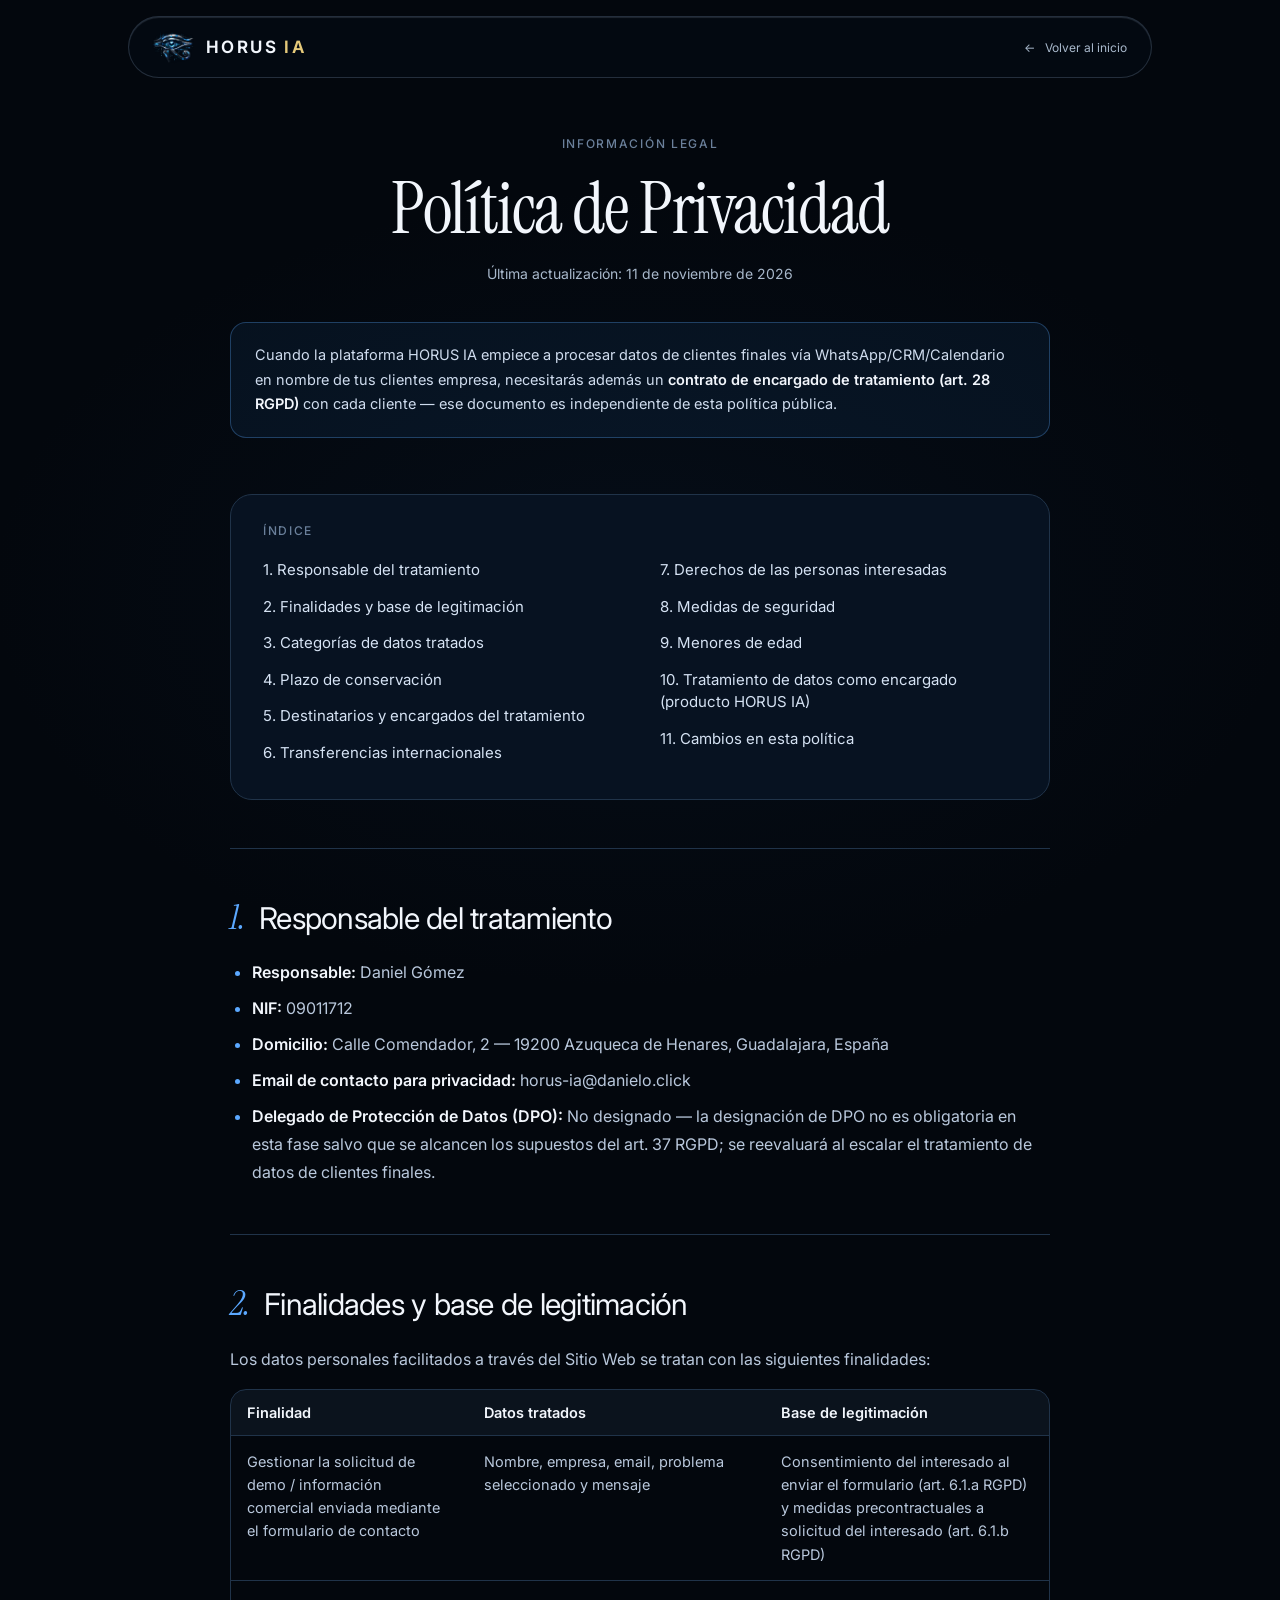
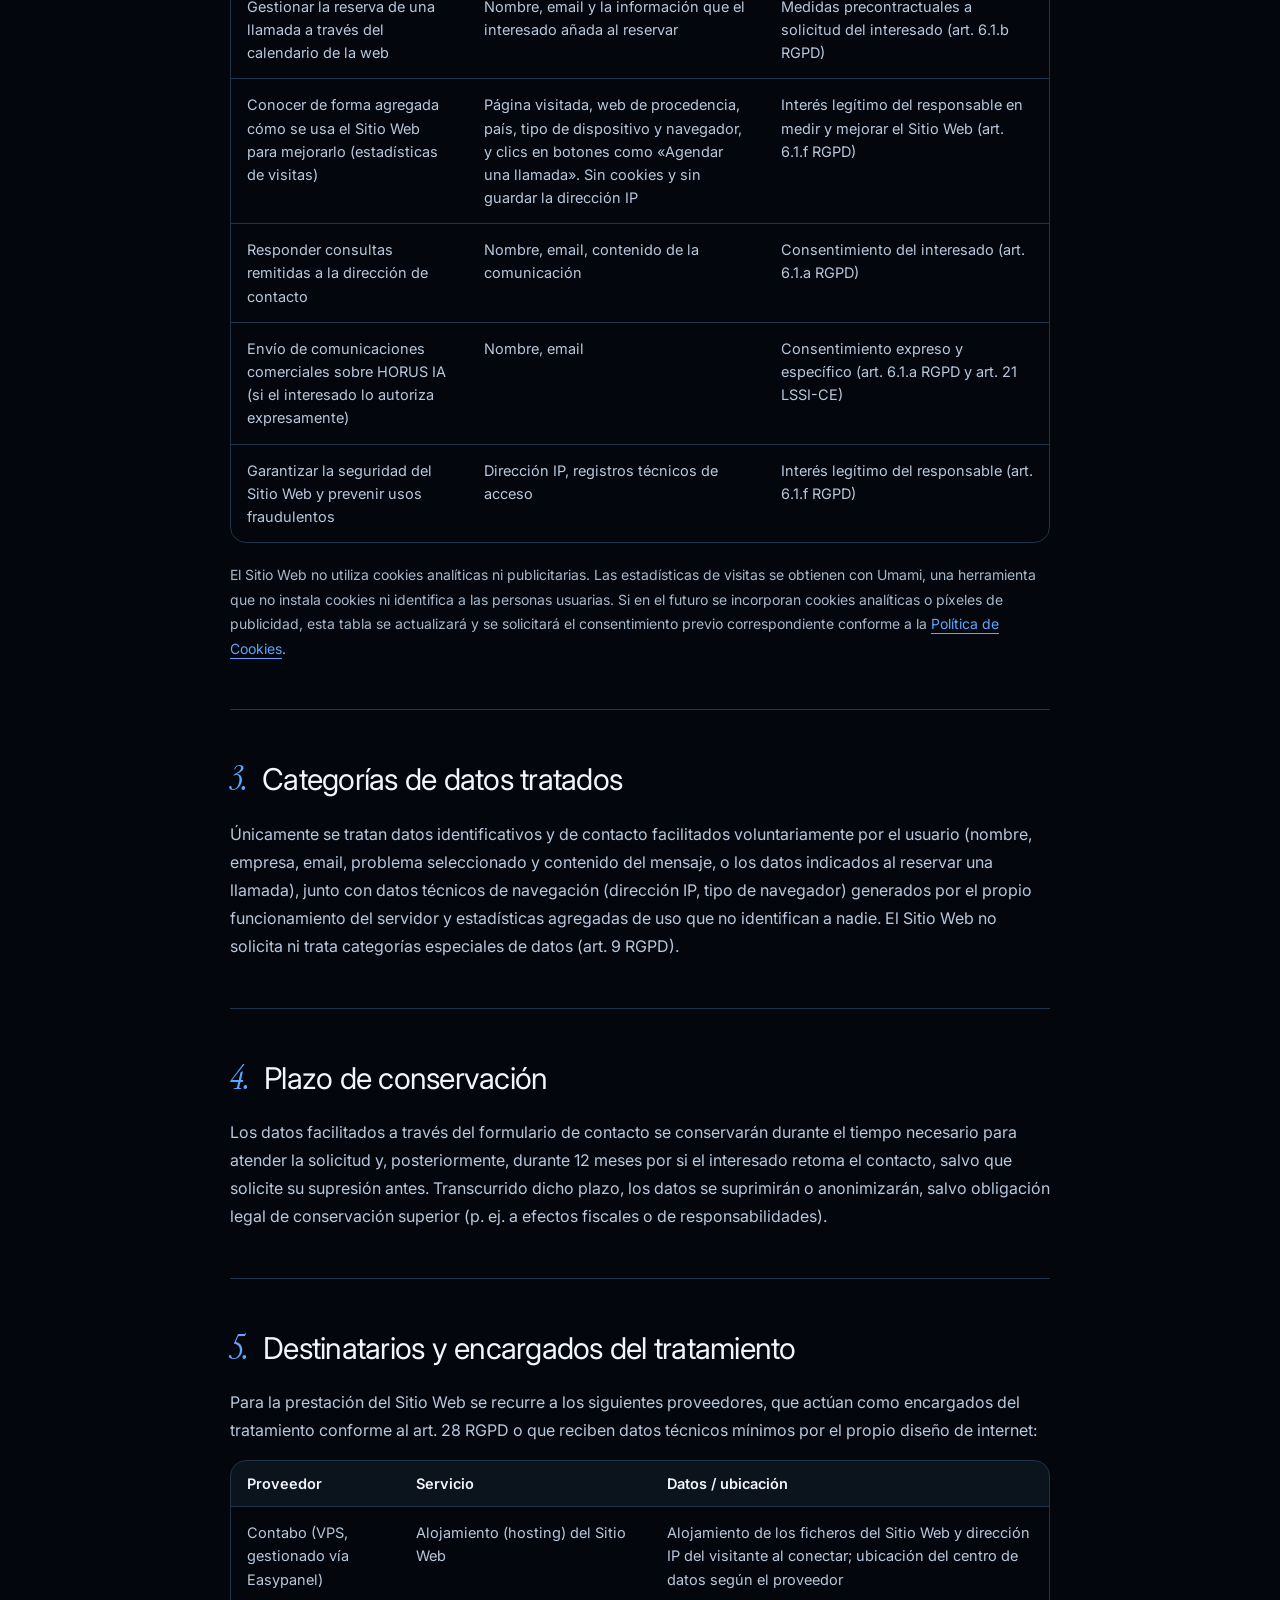
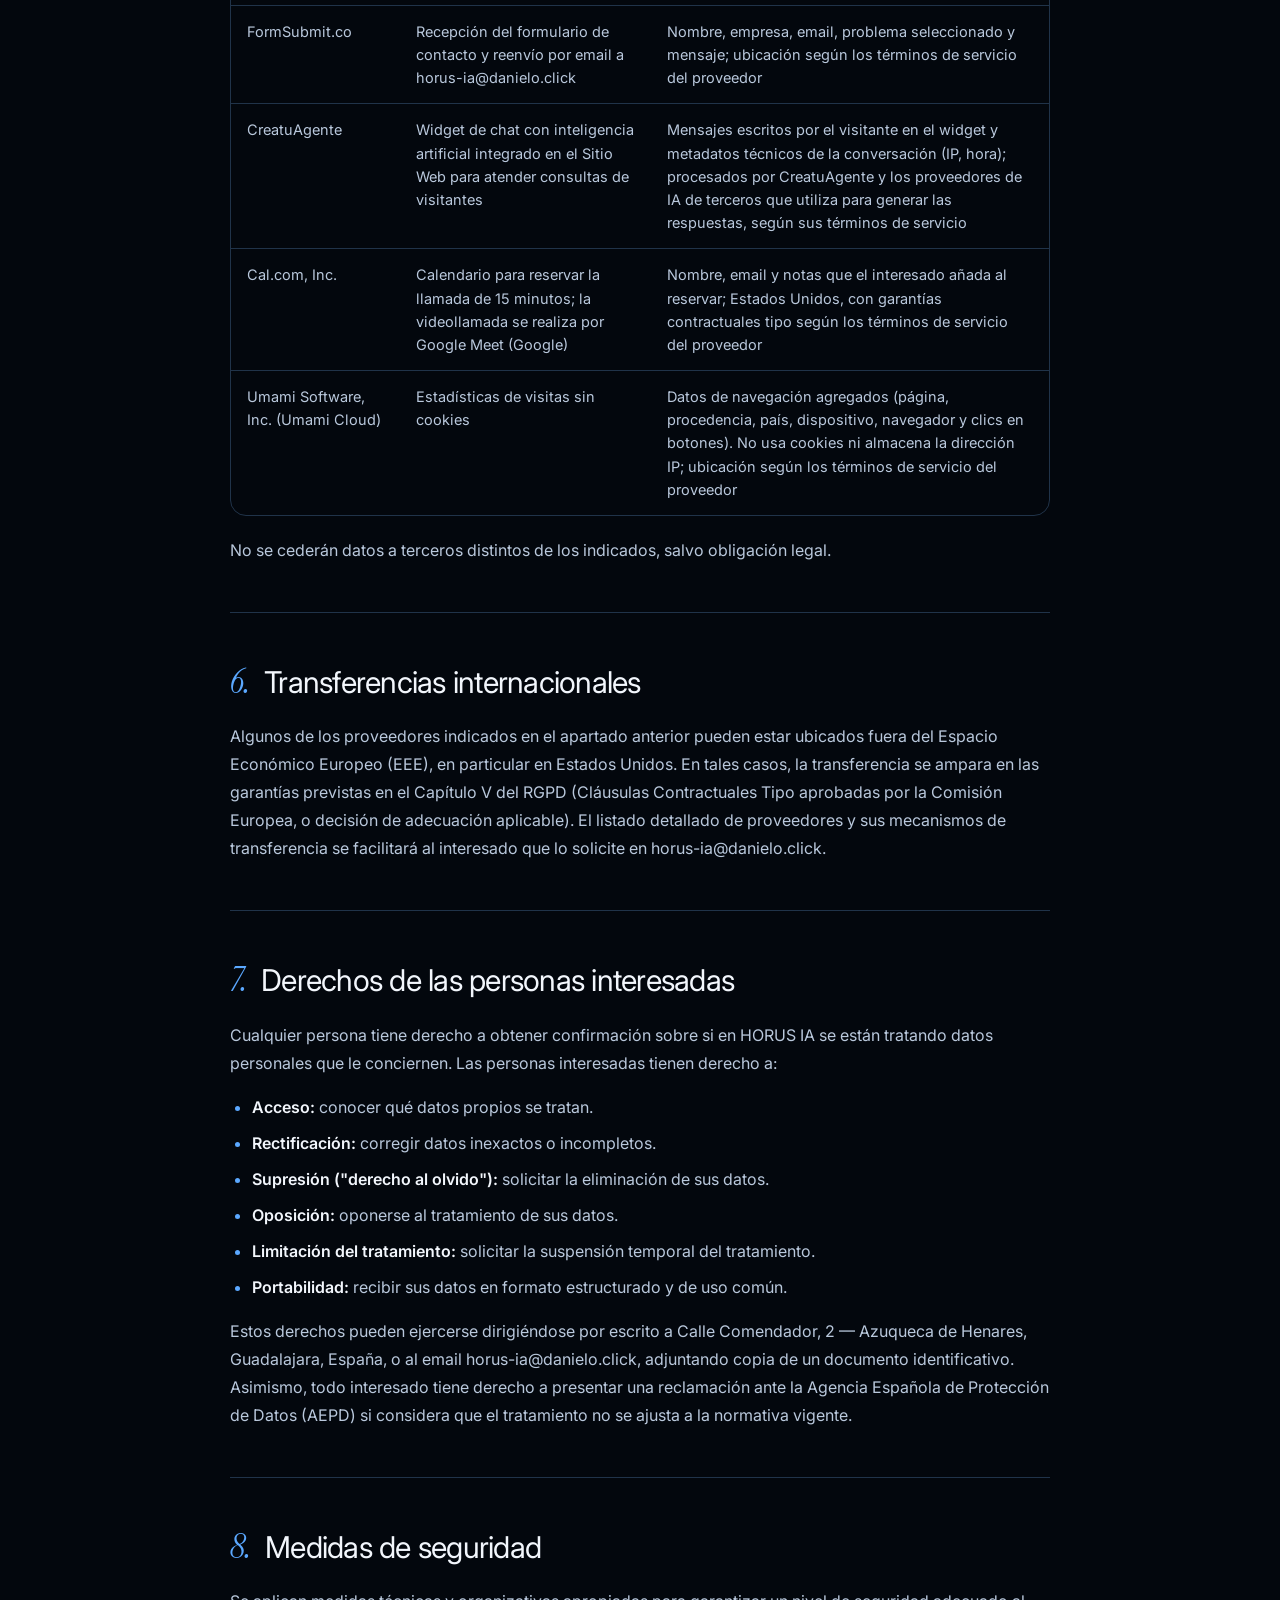
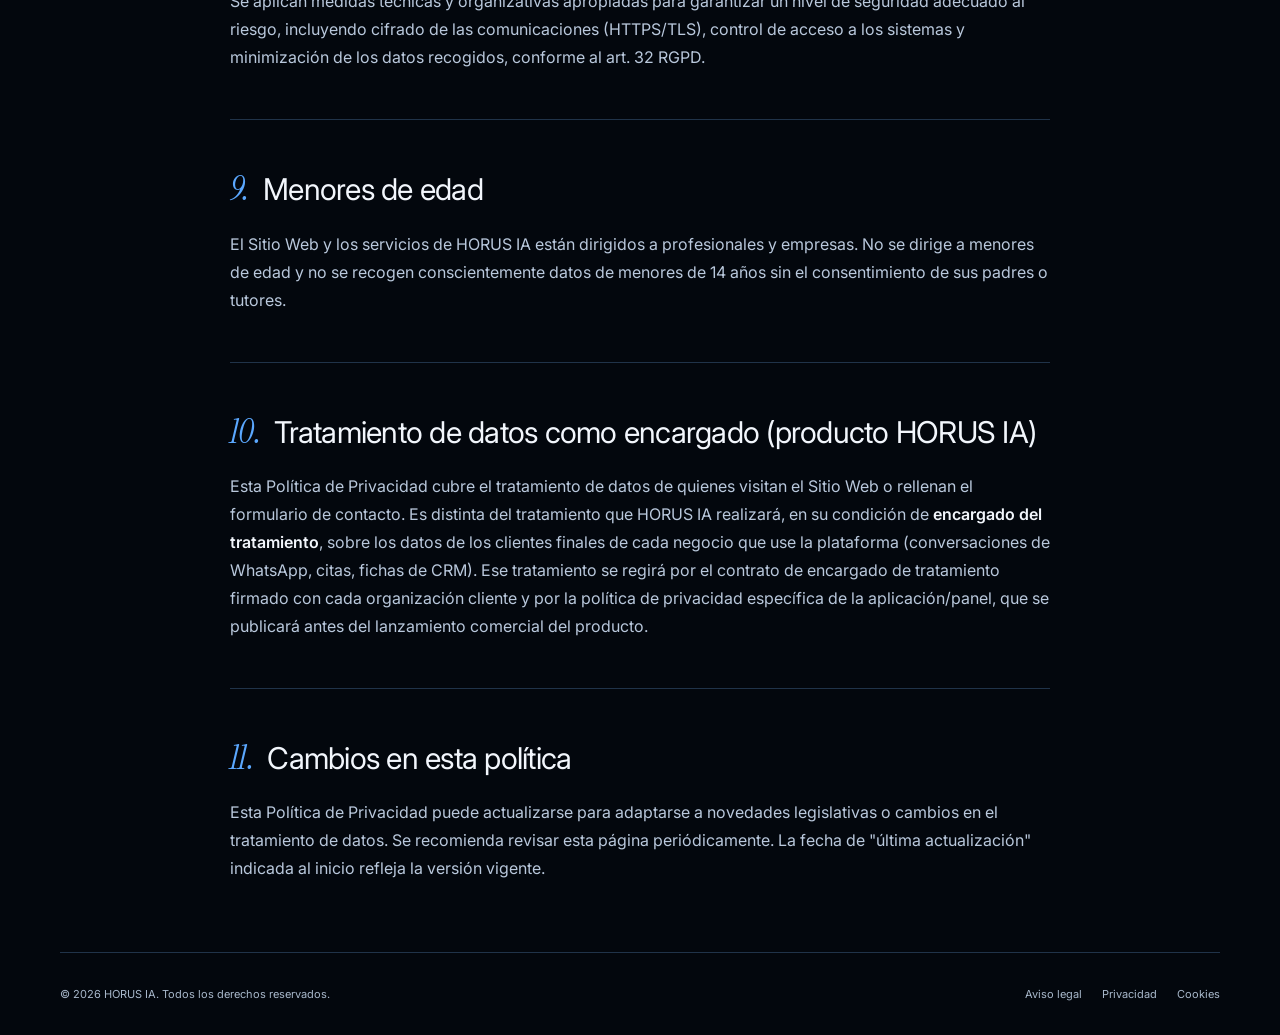
<file: politica-privacidad.html>
<!DOCTYPE html>
<html lang="es">
<head>
<meta charset="UTF-8">
<meta name="viewport" content="width=device-width, initial-scale=1.0">
<title>Política de Privacidad — HORUS IA</title>
<link rel="icon" type="image/png" sizes="32x32" href="favicon-32.png">
<link rel="icon" type="image/png" sizes="16x16" href="favicon-16.png">
<link rel="apple-touch-icon" sizes="180x180" href="apple-touch-icon.png">
<meta name="theme-color" content="#03070d">
<link rel="stylesheet" href="agenda.css?v=e49d8228">
<link rel="stylesheet" href="typography.css?v=bf36e9f2">
<link rel="stylesheet" href="pages.css?v=41360356">
<script src="analytics.js?v=25f7f987" defer></script>
</head>
<body>

<a class="skip-link" href="#contenido">Saltar al contenido</a>
<header class="site-header">
  <a class="brand" href="index.html" aria-label="HORUS IA, volver al inicio">
    <img src="assets/horus-eye-logo-192.png" width="44" height="35" alt="">
    <span>HORUS <b>IA</b></span>
  </a>
  <a class="back-link" href="index.html"><span aria-hidden="true">←</span> Volver al inicio</a>
</header>

<main class="legal" id="contenido">
  <div class="legal-header">
    <p class="legal-eyebrow">Información Legal</p>
    <h1>Política de Privacidad</h1>
    <p class="legal-updated">Última actualización: 11 de noviembre de 2026</p>
  </div>

  <div class="legal-notice">
    Cuando la plataforma HORUS IA empiece a procesar datos de clientes finales vía WhatsApp/CRM/Calendario en nombre de tus clientes empresa, necesitarás además un <strong>contrato de encargado de tratamiento (art. 28 RGPD)</strong> con cada cliente — ese documento es independiente de esta política pública.
  </div>

  <nav class="legal-toc">
    <p>Índice</p>
    <ol>
      <li><a href="#responsable">1. Responsable del tratamiento</a></li>
      <li><a href="#finalidades">2. Finalidades y base de legitimación</a></li>
      <li><a href="#datos">3. Categorías de datos tratados</a></li>
      <li><a href="#conservacion">4. Plazo de conservación</a></li>
      <li><a href="#destinatarios">5. Destinatarios y encargados del tratamiento</a></li>
      <li><a href="#transferencias">6. Transferencias internacionales</a></li>
      <li><a href="#derechos">7. Derechos de las personas interesadas</a></li>
      <li><a href="#seguridad">8. Medidas de seguridad</a></li>
      <li><a href="#menores">9. Menores de edad</a></li>
      <li><a href="#plataforma">10. Tratamiento de datos como encargado (producto HORUS IA)</a></li>
      <li><a href="#cambios">11. Cambios en esta política</a></li>
    </ol>
  </nav>

  <article>
    <section id="responsable">
      <h2><span>1.</span>Responsable del tratamiento</h2>
      <ul>
        <li><strong>Responsable:</strong> Daniel Gómez</li>
        <li><strong>NIF:</strong> 09011712</li>
        <li><strong>Domicilio:</strong> Calle Comendador, 2 — 19200 Azuqueca de Henares, Guadalajara, España</li>
        <li><strong>Email de contacto para privacidad:</strong> horus-ia@danielo.click</li>
        <li><strong>Delegado de Protección de Datos (DPO):</strong> No designado — la designación de DPO no es obligatoria en esta fase salvo que se alcancen los supuestos del art. 37 RGPD; se reevaluará al escalar el tratamiento de datos de clientes finales.</li>
      </ul>
    </section>

    <section id="finalidades">
      <h2><span>2.</span>Finalidades y base de legitimación</h2>
      <p>Los datos personales facilitados a través del Sitio Web se tratan con las siguientes finalidades:</p>
      <div class="legal-table-wrap">
        <table class="legal-table">
          <tr><th>Finalidad</th><th>Datos tratados</th><th>Base de legitimación</th></tr>
          <tr><td>Gestionar la solicitud de demo / información comercial enviada mediante el formulario de contacto</td><td>Nombre, empresa, email, problema seleccionado y mensaje</td><td>Consentimiento del interesado al enviar el formulario (art. 6.1.a RGPD) y medidas precontractuales a solicitud del interesado (art. 6.1.b RGPD)</td></tr>
          <tr><td>Gestionar la reserva de una llamada a través del calendario de la web</td><td>Nombre, email y la información que el interesado añada al reservar</td><td>Medidas precontractuales a solicitud del interesado (art. 6.1.b RGPD)</td></tr>
          <tr><td>Conocer de forma agregada cómo se usa el Sitio Web para mejorarlo (estadísticas de visitas)</td><td>Página visitada, web de procedencia, país, tipo de dispositivo y navegador, y clics en botones como «Agendar una llamada». Sin cookies y sin guardar la dirección IP</td><td>Interés legítimo del responsable en medir y mejorar el Sitio Web (art. 6.1.f RGPD)</td></tr>
          <tr><td>Responder consultas remitidas a la dirección de contacto</td><td>Nombre, email, contenido de la comunicación</td><td>Consentimiento del interesado (art. 6.1.a RGPD)</td></tr>
          <tr><td>Envío de comunicaciones comerciales sobre HORUS IA (si el interesado lo autoriza expresamente)</td><td>Nombre, email</td><td>Consentimiento expreso y específico (art. 6.1.a RGPD y art. 21 LSSI-CE)</td></tr>
          <tr><td>Garantizar la seguridad del Sitio Web y prevenir usos fraudulentos</td><td>Dirección IP, registros técnicos de acceso</td><td>Interés legítimo del responsable (art. 6.1.f RGPD)</td></tr>
        </table>
      </div>
      <p class="subnote">El Sitio Web no utiliza cookies analíticas ni publicitarias. Las estadísticas de visitas se obtienen con Umami, una herramienta que no instala cookies ni identifica a las personas usuarias. Si en el futuro se incorporan cookies analíticas o píxeles de publicidad, esta tabla se actualizará y se solicitará el consentimiento previo correspondiente conforme a la <a href="politica-cookies.html">Política de Cookies</a>.</p>
    </section>

    <section id="datos">
      <h2><span>3.</span>Categorías de datos tratados</h2>
      <p>Únicamente se tratan datos identificativos y de contacto facilitados voluntariamente por el usuario (nombre, empresa, email, problema seleccionado y contenido del mensaje, o los datos indicados al reservar una llamada), junto con datos técnicos de navegación (dirección IP, tipo de navegador) generados por el propio funcionamiento del servidor y estadísticas agregadas de uso que no identifican a nadie. El Sitio Web no solicita ni trata categorías especiales de datos (art. 9 RGPD).</p>
    </section>

    <section id="conservacion">
      <h2><span>4.</span>Plazo de conservación</h2>
      <p>Los datos facilitados a través del formulario de contacto se conservarán durante el tiempo necesario para atender la solicitud y, posteriormente, durante 12 meses por si el interesado retoma el contacto, salvo que solicite su supresión antes. Transcurrido dicho plazo, los datos se suprimirán o anonimizarán, salvo obligación legal de conservación superior (p. ej. a efectos fiscales o de responsabilidades).</p>
    </section>

    <section id="destinatarios">
      <h2><span>5.</span>Destinatarios y encargados del tratamiento</h2>
      <p>Para la prestación del Sitio Web se recurre a los siguientes proveedores, que actúan como encargados del tratamiento conforme al art. 28 RGPD o que reciben datos técnicos mínimos por el propio diseño de internet:</p>
      <div class="legal-table-wrap">
        <table class="legal-table">
          <tr><th>Proveedor</th><th>Servicio</th><th>Datos / ubicación</th></tr>
          <tr><td>Contabo (VPS, gestionado vía Easypanel)</td><td>Alojamiento (hosting) del Sitio Web</td><td>Alojamiento de los ficheros del Sitio Web y dirección IP del visitante al conectar; ubicación del centro de datos según el proveedor</td></tr>
          <tr><td>FormSubmit.co</td><td>Recepción del formulario de contacto y reenvío por email a horus-ia@danielo.click</td><td>Nombre, empresa, email, problema seleccionado y mensaje; ubicación según los términos de servicio del proveedor</td></tr>
          <tr><td>CreatuAgente</td><td>Widget de chat con inteligencia artificial integrado en el Sitio Web para atender consultas de visitantes</td><td>Mensajes escritos por el visitante en el widget y metadatos técnicos de la conversación (IP, hora); procesados por CreatuAgente y los proveedores de IA de terceros que utiliza para generar las respuestas, según sus términos de servicio</td></tr>
          <tr><td>Cal.com, Inc.</td><td>Calendario para reservar la llamada de 15 minutos; la videollamada se realiza por Google Meet (Google)</td><td>Nombre, email y notas que el interesado añada al reservar; Estados Unidos, con garantías contractuales tipo según los términos de servicio del proveedor</td></tr>
          <tr><td>Umami Software, Inc. (Umami Cloud)</td><td>Estadísticas de visitas sin cookies</td><td>Datos de navegación agregados (página, procedencia, país, dispositivo, navegador y clics en botones). No usa cookies ni almacena la dirección IP; ubicación según los términos de servicio del proveedor</td></tr>
        </table>
      </div>
      <p>No se cederán datos a terceros distintos de los indicados, salvo obligación legal.</p>
    </section>

    <section id="transferencias">
      <h2><span>6.</span>Transferencias internacionales</h2>
      <p>Algunos de los proveedores indicados en el apartado anterior pueden estar ubicados fuera del Espacio Económico Europeo (EEE), en particular en Estados Unidos. En tales casos, la transferencia se ampara en las garantías previstas en el Capítulo V del RGPD (Cláusulas Contractuales Tipo aprobadas por la Comisión Europea, o decisión de adecuación aplicable). El listado detallado de proveedores y sus mecanismos de transferencia se facilitará al interesado que lo solicite en horus-ia@danielo.click.</p>
    </section>

    <section id="derechos">
      <h2><span>7.</span>Derechos de las personas interesadas</h2>
      <p>Cualquier persona tiene derecho a obtener confirmación sobre si en HORUS IA se están tratando datos personales que le conciernen. Las personas interesadas tienen derecho a:</p>
      <ul>
        <li><strong>Acceso:</strong> conocer qué datos propios se tratan.</li>
        <li><strong>Rectificación:</strong> corregir datos inexactos o incompletos.</li>
        <li><strong>Supresión ("derecho al olvido"):</strong> solicitar la eliminación de sus datos.</li>
        <li><strong>Oposición:</strong> oponerse al tratamiento de sus datos.</li>
        <li><strong>Limitación del tratamiento:</strong> solicitar la suspensión temporal del tratamiento.</li>
        <li><strong>Portabilidad:</strong> recibir sus datos en formato estructurado y de uso común.</li>
      </ul>
      <p>Estos derechos pueden ejercerse dirigiéndose por escrito a Calle Comendador, 2 — Azuqueca de Henares, Guadalajara, España, o al email horus-ia@danielo.click, adjuntando copia de un documento identificativo. Asimismo, todo interesado tiene derecho a presentar una reclamación ante la Agencia Española de Protección de Datos (AEPD) si considera que el tratamiento no se ajusta a la normativa vigente.</p>
    </section>

    <section id="seguridad">
      <h2><span>8.</span>Medidas de seguridad</h2>
      <p>Se aplican medidas técnicas y organizativas apropiadas para garantizar un nivel de seguridad adecuado al riesgo, incluyendo cifrado de las comunicaciones (HTTPS/TLS), control de acceso a los sistemas y minimización de los datos recogidos, conforme al art. 32 RGPD.</p>
    </section>

    <section id="menores">
      <h2><span>9.</span>Menores de edad</h2>
      <p>El Sitio Web y los servicios de HORUS IA están dirigidos a profesionales y empresas. No se dirige a menores de edad y no se recogen conscientemente datos de menores de 14 años sin el consentimiento de sus padres o tutores.</p>
    </section>

    <section id="plataforma">
      <h2><span>10.</span>Tratamiento de datos como encargado (producto HORUS IA)</h2>
      <p>Esta Política de Privacidad cubre el tratamiento de datos de quienes visitan el Sitio Web o rellenan el formulario de contacto. Es distinta del tratamiento que HORUS IA realizará, en su condición de <strong>encargado del tratamiento</strong>, sobre los datos de los clientes finales de cada negocio que use la plataforma (conversaciones de WhatsApp, citas, fichas de CRM). Ese tratamiento se regirá por el contrato de encargado de tratamiento firmado con cada organización cliente y por la política de privacidad específica de la aplicación/panel, que se publicará antes del lanzamiento comercial del producto.</p>
    </section>

    <section id="cambios">
      <h2><span>11.</span>Cambios en esta política</h2>
      <p>Esta Política de Privacidad puede actualizarse para adaptarse a novedades legislativas o cambios en el tratamiento de datos. Se recomienda revisar esta página periódicamente. La fecha de "última actualización" indicada al inicio refleja la versión vigente.</p>
    </section>
  </article>
</main>

<footer><p>© 2026 HORUS IA. Todos los derechos reservados.</p><nav class="footer-links" aria-label="Información legal"><a href="aviso-legal.html">Aviso legal</a><a href="politica-privacidad.html">Privacidad</a><a href="politica-cookies.html">Cookies</a></nav></footer>

</body>
</html>
</file>
<file: typography.css>
/* Inter and Instrument Serif (SIL Open Font License), served locally. Licenses: assets/fonts/*-OFL.txt. */
@font-face {
  font-family: "Horus Inter";
  src: url("assets/fonts/inter-variable.woff2") format("woff2");
  font-style: normal;
  font-weight: 100 900;
  font-display: swap;
}
@font-face {
  font-family: "Horus Instrument Serif";
  src: url("assets/fonts/instrumentserif-regular.woff2") format("woff2");
  font-style: normal;
  font-weight: 400;
  font-display: swap;
}
@font-face {
  font-family: "Horus Instrument Serif";
  src: url("assets/fonts/instrumentserif-italic.woff2") format("woff2");
  font-style: italic;
  font-weight: 400;
  font-display: swap;
}
:root {
  --font-display: "Horus Instrument Serif", "Iowan Old Style", Georgia, serif;
  --font-body: "Horus Inter", Arial, sans-serif;
  --font-heading: "Horus Inter", Arial, sans-serif;
}
body {
  font-family: var(--font-body);
  font-optical-sizing: auto;
}
h1, h2, h3, h4, .brand {
  font-family: var(--font-heading);
}
</file>
<file: styles.css>
/* HORUS IA — landing page. */
:root {
  color-scheme: dark;
  --night: #03070d;
  --navy: #06101d;
  --navy-raised: #0a1829;
  --blue: #3b8fe8;
  --blue-bright: #5ba8ff;
  --blue-soft: #86bbf7;
  --ice: #cfe3ff;
  --text: #f3f7fd;
  --muted: #9aadc6;
  --faint: #6b809b;
  --gold: #e5c97a;
  --line: rgba(150, 190, 240, .14);
  --ease: cubic-bezier(.2, .7, .2, 1);
}

* { box-sizing: border-box; }
html { scroll-behavior: smooth; scroll-padding-top: 104px; }
body {
  margin: 0;
  background: var(--night);
  color: var(--text);
  font-size: 16px;
  line-height: 1.6;
  -webkit-font-smoothing: antialiased;
}
button, input, select, textarea { font: inherit; }
a, button, input, select, textarea { -webkit-tap-highlight-color: transparent; }
a { color: inherit; text-decoration: none; }
button { cursor: pointer; }
button:disabled { cursor: default; opacity: .6; }
img, svg, video { display: block; max-width: 100%; }
h1, h2, h3, p, ul, ol { margin: 0; }
ul, ol { padding: 0; list-style: none; }
h1, h2, h3 { font-weight: 400; text-wrap: balance; }
p { text-wrap: pretty; }
::selection { background: var(--blue-bright); color: var(--night); }
:focus-visible { outline: 2px solid var(--ice); outline-offset: 4px; }
[hidden] { display: none !important; }

.container { width: min(1152px, calc(100% - 48px)); margin-inline: auto; }
.skip-link {
  position: fixed;
  z-index: 50;
  top: 8px;
  left: 8px;
  padding: 12px 20px;
  border-radius: 999px;
  background: var(--blue-bright);
  color: var(--night);
  transform: translateY(-200%);
}
.skip-link:focus { transform: none; }

/* Serif italics carry the emphasis inside sans headings. */
h1 em, h2 em, .footer-brand em {
  font-family: var(--font-display);
  font-style: italic;
  font-weight: 400;
  letter-spacing: -.01em;
}
h2 em { color: var(--blue-soft); font-size: 1.1em; line-height: 1; }

.label {
  color: var(--faint);
  font-size: 12px;
  font-weight: 500;
  letter-spacing: .14em;
  line-height: 1.5;
  text-transform: uppercase;
}

/* Liquid glass: faint tint, soft blur, and a rim that is bright at top and bottom only. */
.glass {
  position: relative;
  background: rgba(120, 170, 235, .05);
  -webkit-backdrop-filter: blur(10px) saturate(1.3);
  backdrop-filter: blur(10px) saturate(1.3);
  box-shadow: inset 0 1px 1px rgba(210, 230, 255, .14);
}
.glass::before {
  content: "";
  position: absolute;
  inset: 0;
  padding: 1px;
  border-radius: inherit;
  background: linear-gradient(180deg, rgba(190, 220, 255, .5) 0%, rgba(190, 220, 255, .14) 22%, rgba(190, 220, 255, 0) 42%, rgba(190, 220, 255, 0) 60%, rgba(190, 220, 255, .12) 80%, rgba(190, 220, 255, .38) 100%);
  -webkit-mask: linear-gradient(#000 0 0) content-box, linear-gradient(#000 0 0);
  -webkit-mask-composite: xor;
  mask-composite: exclude;
  pointer-events: none;
}

.pill {
  display: inline-flex;
  align-items: center;
  justify-content: center;
  min-height: 44px;
  padding: 10px 24px;
  border-radius: 999px;
  color: var(--text);
  font-size: 14px;
  font-weight: 500;
  line-height: 1.3;
  white-space: nowrap;
  transition: background-color .2s;
}
.pill:hover { background-color: rgba(150, 195, 250, .14); }

.button-solid {
  display: inline-flex;
  align-items: center;
  justify-content: center;
  gap: 12px;
  min-height: 52px;
  padding: 14px 26px;
  border: 0;
  border-radius: 999px;
  background: var(--blue-bright);
  color: #04101f;
  font-size: 15px;
  font-weight: 600;
  line-height: 1.3;
  transition: background-color .2s;
}
.button-solid:hover:not(:disabled) { background: #8cc3ff; }
.button-solid svg, .hero-cta-square svg {
  width: 18px;
  height: 18px;
  fill: none;
  stroke: currentColor;
  stroke-width: 2;
  stroke-linecap: round;
  stroke-linejoin: round;
}

.round {
  display: inline-grid;
  place-items: center;
  width: 52px;
  height: 52px;
  padding: 0;
  border: 0;
  border-radius: 50%;
  color: rgba(243, 247, 253, .85);
  transition: color .2s, background-color .2s;
}
.round:hover { color: var(--text); background-color: rgba(150, 195, 250, .16); }
.round svg {
  width: 20px;
  height: 20px;
  fill: none;
  stroke: currentColor;
  stroke-width: 1.6;
  stroke-linecap: round;
  stroke-linejoin: round;
}
.round-links { display: flex; gap: 12px; }

.checks { display: grid; gap: 10px; }
.checks li { position: relative; padding-left: 28px; color: var(--ice); font-size: 15px; }
.checks li::before {
  content: "";
  position: absolute;
  left: 2px;
  top: .42em;
  width: 12px;
  height: 7px;
  border-left: 1.5px solid var(--blue-bright);
  border-bottom: 1.5px solid var(--blue-bright);
  transform: rotate(-45deg);
}

/* Navigation */
.nav-wrap { position: fixed; z-index: 30; top: 16px; left: 0; right: 0; padding-inline: 16px; }
.nav {
  display: flex;
  align-items: center;
  justify-content: space-between;
  gap: 24px;
  max-width: 1024px;
  margin-inline: auto;
  padding: 8px 8px 8px 22px;
  border-radius: 999px;
  background: rgba(5, 12, 22, .5);
  -webkit-backdrop-filter: blur(16px) saturate(1.4);
  backdrop-filter: blur(16px) saturate(1.4);
}
.brand { display: inline-flex; align-items: center; gap: 10px; flex-shrink: 0; }
.brand img { width: 44px; height: 35px; object-fit: contain; }
.brand > span { font-size: 17px; font-weight: 650; letter-spacing: .14em; white-space: nowrap; }
.brand b { color: var(--gold); font-weight: 650; }
.nav-links { display: flex; gap: 30px; }
.nav-links a, .nav-text { color: rgba(243, 247, 253, .78); font-size: 14px; padding-block: 10px; transition: color .2s; }
.nav-links a:hover, .nav-text:hover { color: var(--text); }
.nav-actions { display: flex; align-items: center; gap: 6px; }
.nav-text { padding-inline: 14px; color: var(--text); font-weight: 500; }
.menu-toggle {
  display: none;
  width: 44px;
  height: 44px;
  padding: 0;
  border: 0;
  border-radius: 50%;
  color: var(--text);
}
.menu-toggle span { display: block; width: 18px; height: 1.5px; margin: 5px auto; background: currentColor; transition: transform .2s; }
.menu-toggle[aria-expanded="true"] span:first-child { transform: translateY(3.25px) rotate(45deg); }
.menu-toggle[aria-expanded="true"] span:last-child { transform: translateY(-3.25px) rotate(-45deg); }
.mobile-nav {
  display: grid;
  max-width: 1024px;
  margin: 8px auto 0;
  padding: 10px;
  border: 1px solid var(--line);
  border-radius: 24px;
  background: rgba(5, 12, 22, .94);
  -webkit-backdrop-filter: blur(18px);
  backdrop-filter: blur(18px);
}
.mobile-nav a { padding: 14px 16px; border-radius: 14px; font-size: 16px; }
.mobile-nav a:hover { background: rgba(150, 195, 250, .08); }
.mobile-nav .mobile-nav-cta { margin-top: 6px; background: var(--blue-bright); color: #04101f; font-weight: 600; text-align: center; }
.mobile-nav .mobile-nav-cta:hover { background: #8cc3ff; }

/* Hero: the eye film rises from the lower half; copy sits in the dark above it. */
.hero {
  position: relative;
  isolation: isolate;
  display: flex;
  flex-direction: column;
  min-height: 100svh;
  overflow: hidden;
}
/* On short laptop screens the hero grows past the fold so the eye stays below the copy. */
@media (min-width: 901px) {
  .hero { min-height: max(100svh, 860px); }
}
.hero-film {
  position: absolute;
  z-index: -2;
  left: 0;
  right: 0;
  top: 41%;
  height: 78%;
  -webkit-mask-image: linear-gradient(to bottom, transparent 0, #000 46%, #000 72%, transparent 100%);
  mask-image: linear-gradient(to bottom, transparent 0, #000 46%, #000 72%, transparent 100%);
}
.hero-film video { width: 100%; height: 100%; object-fit: cover; }
.hero::after {
  content: "";
  position: absolute;
  z-index: -1;
  inset: 0;
  background: linear-gradient(180deg, var(--night) 0%, rgba(3, 7, 13, .82) 40%, rgba(3, 7, 13, .3) 62%, rgba(3, 7, 13, 0) 76%, rgba(3, 7, 13, .55) 93%, var(--night) 100%);
  pointer-events: none;
}
.hero-inner {
  display: flex;
  flex: 1;
  flex-direction: column;
  align-items: center;
  padding-top: clamp(124px, 17vh, 172px);
  text-align: center;
}
.hero h1 {
  font-family: var(--font-display);
  font-size: clamp(46px, 7.3vw, 108px);
  line-height: .98;
  letter-spacing: -.02em;
}
.hero h1 em { color: var(--blue-bright); letter-spacing: -.02em; }
.hero-cta {
  display: flex;
  align-items: center;
  justify-content: space-between;
  gap: 16px;
  width: min(100%, 560px);
  margin-top: clamp(28px, 4.4vh, 40px);
  padding: 8px 8px 8px 26px;
  border-radius: 999px;
  background: rgba(5, 12, 22, .42);
  font-size: 16px;
  line-height: 1.35;
  text-align: left;
}
.hero-cta-square {
  display: grid;
  place-items: center;
  flex-shrink: 0;
  width: 46px;
  height: 46px;
  border-radius: 14px 23px 23px 14px;
  background: var(--blue-bright);
  color: #04101f;
  transition: background-color .2s;
}
.hero-cta-square svg { transition: transform .25s var(--ease); }
.hero-cta:hover .hero-cta-square { background: #8cc3ff; }
.hero-cta:hover .hero-cta-square svg { transform: translateX(3px); }
.hero-support {
  max-width: 560px;
  margin-top: 22px;
  color: rgba(243, 247, 253, .9);
  font-size: 15.5px;
  line-height: 1.65;
  text-shadow: 0 1px 14px rgba(3, 7, 13, .9), 0 0 2px rgba(3, 7, 13, .7);
}
.hero-foot { position: relative; display: flex; justify-content: center; padding-block: 24px 32px; }
/* Right side: the chat widget button sits bottom-left. */
.video-toggle { position: absolute; right: 0; bottom: 32px; }
.video-toggle svg { stroke-width: 1.8; }
.video-toggle .icon-pause, .video-toggle[data-playing="true"] .icon-play { display: none; }
.video-toggle[data-playing="true"] .icon-pause { display: block; }

@media (prefers-reduced-motion: no-preference) {
  .hero h1, .hero-cta, .hero-support, .hero-foot { animation: rise .9s var(--ease) both; }
  .hero-cta { animation-delay: .12s; }
  .hero-support { animation-delay: .22s; }
  .hero-foot { animation-delay: .34s; }
}
@keyframes rise { from { opacity: 0; transform: translateY(14px); } }

/* Statement */
.statement { padding-block: clamp(96px, 13vw, 184px) clamp(48px, 6vw, 80px); text-align: center; }
.display {
  max-width: 1000px;
  margin: 24px auto 0;
  font-size: clamp(34px, 5vw, 72px);
  line-height: 1.1;
  letter-spacing: -.03em;
}
.display-small { margin: 0; font-size: clamp(32px, 3.9vw, 54px); }

/* Featured example: one conversation, before and after a follow-up. */
.feature-panel {
  position: relative;
  isolation: isolate;
  display: flex;
  flex-direction: column;
  gap: 44px;
  padding: 56px 48px 48px;
  overflow: hidden;
  border-radius: 28px;
  background:
    radial-gradient(70% 90% at 82% 6%, rgba(59, 143, 232, .36), transparent 62%),
    radial-gradient(60% 70% at 6% 100%, rgba(91, 168, 255, .16), transparent 60%),
    linear-gradient(160deg, #0a1b31, #040b15 70%);
}
.feature-panel::before, .journey::before {
  content: "";
  position: absolute;
  z-index: -1;
  inset: 0;
  background-image: linear-gradient(rgba(140, 185, 240, .07) 1px, transparent 1px), linear-gradient(90deg, rgba(140, 185, 240, .07) 1px, transparent 1px);
  background-size: 56px 56px;
  -webkit-mask-image: radial-gradient(75% 75% at 70% 30%, #000, transparent);
  mask-image: radial-gradient(75% 75% at 70% 30%, #000, transparent);
}
.feature-foot { display: flex; align-items: flex-end; justify-content: space-between; gap: 24px; }
.feature-caption { max-width: 440px; padding: 28px 30px; border-radius: 18px; }
.feature-caption p:last-child { margin-top: 12px; font-size: 17px; line-height: 1.55; }
.thread { display: flex; flex-direction: column; gap: 14px; width: min(100%, 780px); margin-inline: auto; }
.bubble { max-width: min(100%, 430px); padding: 16px 20px; border-radius: 20px; }
.bubble p { font-size: 17px; line-height: 1.45; }
.bubble span { display: block; margin-top: 8px; color: var(--muted); font-size: 12.5px; }
.bubble-client {
  align-self: flex-start;
  border: 1px solid rgba(190, 215, 250, .13);
  border-bottom-left-radius: 6px;
  background: rgba(190, 215, 250, .07);
}
.bubble-business {
  align-self: flex-end;
  border: 1px solid rgba(140, 195, 255, .42);
  border-bottom-right-radius: 6px;
  background: linear-gradient(180deg, rgba(59, 143, 232, .52), rgba(59, 143, 232, .32));
}
.bubble-business span { color: var(--ice); }
.silence { display: flex; align-items: center; gap: 16px; padding-block: 8px; color: var(--muted); }
.silence::before, .silence::after { content: ""; flex: 1; border-top: 1px dashed rgba(150, 190, 240, .28); }
.silence span { font-family: var(--font-display); font-size: 18px; font-style: italic; }
.outcome { display: flex; align-items: center; gap: 12px; margin-top: 6px; color: var(--ice); font-size: 15px; }
.outcome strong { color: var(--text); font-weight: 600; }
.outcome svg { flex-shrink: 0; width: 26px; height: 26px; fill: none; stroke: var(--blue-bright); stroke-width: 1.5; stroke-linecap: round; stroke-linejoin: round; }

@media (prefers-reduced-motion: no-preference) {
  .js .thread:not(.is-in) .thread-item { opacity: 0; }
  .thread.is-in .thread-item { animation: rise .7s var(--ease) both; }
  .thread.is-in .thread-item:nth-child(2) { animation-delay: .8s; }
  .thread.is-in .thread-item:nth-child(3) { animation-delay: 1.7s; }
  .thread.is-in .thread-item:nth-child(4) { animation-delay: 2.7s; }
  .thread.is-in .thread-item:nth-child(5) { animation-delay: 3.4s; }
}

/* Shared section rhythm */
.pains, .method, .process, .demo, .clients, .faq, .booking, .contact { padding-top: clamp(96px, 12vw, 176px); }
.row-heading { display: flex; align-items: flex-end; justify-content: space-between; gap: 32px; margin-bottom: 48px; }
.row-heading h2 { max-width: 800px; font-size: clamp(30px, 3.5vw, 48px); line-height: 1.12; letter-spacing: -.03em; }
.row-heading > p { flex-shrink: 0; padding-bottom: 6px; color: var(--faint); font-size: 14px; }

/* Pains */
.pain-grid { display: grid; grid-template-columns: repeat(4, minmax(0, 1fr)); gap: 20px; }
.pain { display: flex; flex-direction: column; overflow: hidden; border-radius: 22px; }
.pain-art {
  display: grid;
  place-items: center;
  height: 148px;
  border-bottom: 1px solid var(--line);
  background: radial-gradient(62% 95% at 50% 100%, rgba(59, 143, 232, .34), transparent 72%), #061322;
}
.pain-art svg { width: 54px; height: 54px; fill: none; stroke: #a9d0ff; stroke-width: 1.1; stroke-linecap: round; stroke-linejoin: round; }
.pain-body { display: flex; flex: 1; flex-direction: column; padding: 24px 24px 26px; }
.pain-body h3 { margin-top: 10px; font-size: 21px; line-height: 1.25; letter-spacing: -.02em; }
.pain-body h3 + p { margin-top: 12px; color: var(--muted); font-size: 14.5px; }
.pain-cost { margin-top: auto; padding-top: 20px; color: var(--ice); font-family: var(--font-display); font-size: 20px; font-style: italic; line-height: 1.2; }
.pains-note { max-width: 640px; margin: 48px auto 0; color: var(--muted); font-size: 18px; text-align: center; }

/* Method: follow-up next to the result it is measured by. */
.mega { font-size: clamp(42px, 6.7vw, 96px); line-height: 1; letter-spacing: -.035em; }
.mega em { padding-inline: .06em; color: var(--faint); font-size: 1em; }
.method-intro { max-width: 580px; margin-top: 28px; color: var(--muted); font-size: 18px; }
.tabs { display: inline-flex; flex-wrap: wrap; gap: 4px; max-width: 100%; margin-top: 48px; padding: 6px; border-radius: 30px; }
.tab {
  min-height: 44px;
  padding: 10px 20px;
  border: 0;
  border-radius: 999px;
  background: transparent;
  color: rgba(243, 247, 253, .82);
  font-size: 14px;
  line-height: 1.3;
  transition: background-color .2s, color .2s;
}
.tab:hover { background: rgba(150, 195, 250, .12); }
.tab[aria-pressed="true"] { background: var(--blue-bright); color: #04101f; font-weight: 600; }
.method-grid { display: grid; grid-template-columns: repeat(2, minmax(0, 1fr)); align-items: start; gap: 56px; margin-top: 32px; }
.journey {
  position: relative;
  isolation: isolate;
  padding: 36px;
  overflow: hidden;
  border-radius: 24px;
  background: radial-gradient(80% 70% at 100% 0%, rgba(59, 143, 232, .3), transparent 65%), linear-gradient(160deg, #0a1b31, #040b15 75%);
}
.journey ol { margin-top: 24px; }
.journey li { position: relative; display: grid; grid-template-columns: 38px minmax(0, 1fr); gap: 16px; padding-bottom: 26px; }
.journey li:not(.journey-last)::before { content: ""; position: absolute; left: 18.5px; top: 40px; bottom: 2px; border-left: 1px solid rgba(150, 190, 240, .28); }
.journey-marker {
  display: grid;
  place-items: center;
  width: 38px;
  height: 38px;
  border: 1px solid rgba(160, 200, 250, .4);
  border-radius: 50%;
  background: rgba(8, 20, 36, .7);
  color: var(--ice);
  font-size: 14px;
}
.journey-last .journey-marker { border-color: var(--blue-bright); background: var(--blue-bright); color: #04101f; font-weight: 700; }
.journey li strong { display: block; padding-top: 6px; font-size: 17px; font-weight: 500; line-height: 1.35; }
.journey li p { margin-top: 4px; color: var(--muted); font-size: 14.5px; }
.journey-note { padding-top: 22px; border-top: 1px solid var(--line); color: var(--ice); font-size: 14.5px; }
.method-block + .method-block { margin-top: 36px; padding-top: 36px; border-top: 1px solid var(--line); }
.method-block h3 { margin-top: 14px; font-size: clamp(24px, 2.3vw, 30px); line-height: 1.2; letter-spacing: -.025em; }
.method-block h3 + p { margin-top: 14px; color: var(--muted); font-size: 17px; }
.method-block .checks { margin-top: 20px; }
.measure { display: inline-block; margin-top: 20px; padding: 8px 16px; border: 1px solid rgba(91, 168, 255, .45); border-radius: 999px; color: var(--ice); font-size: 13.5px; }

/* Process: a real sequence, so it is numbered. */
.steps { display: grid; grid-template-columns: repeat(3, minmax(0, 1fr)); border-top: 1px solid var(--line); }
.steps li { padding: 36px 36px 0 0; }
.steps li + li { padding-left: 36px; border-left: 1px solid var(--line); }
.steps li:last-child { padding-right: 0; }
.step-number { display: block; color: var(--blue-bright); font-family: var(--font-display); font-size: 64px; font-style: italic; line-height: 1; }
.steps h3 { margin-top: 24px; font-size: 22px; line-height: 1.25; letter-spacing: -.02em; }
.steps h3 + p { margin-top: 12px; color: var(--muted); font-size: 15.5px; }
.step-deliverable { margin-top: 20px; color: var(--ice); font-size: 14.5px; }

/* FAQ */
.faq { display: grid; grid-template-columns: minmax(0, .8fr) minmax(0, 1.2fr); align-items: start; gap: 64px; }
.faq-list { border-top: 1px solid var(--line); }
.faq-list details { border-bottom: 1px solid var(--line); }
.faq-list summary {
  display: flex;
  align-items: center;
  justify-content: space-between;
  gap: 24px;
  padding-block: 24px;
  cursor: pointer;
  list-style: none;
  font-size: 19px;
  line-height: 1.35;
}
.faq-list summary::-webkit-details-marker { display: none; }
.faq-list summary span { position: relative; flex-shrink: 0; width: 16px; height: 16px; }
.faq-list summary span::before, .faq-list summary span::after {
  content: "";
  position: absolute;
  left: 0;
  top: 7.25px;
  width: 16px;
  border-top: 1.5px solid var(--blue-bright);
  transition: transform .25s var(--ease);
}
.faq-list summary span::after { transform: rotate(90deg); }
.faq-list details[open] summary span::after { transform: rotate(0); }
.faq-list details p { max-width: 62ch; padding-bottom: 26px; color: var(--muted); }

/* Live demo: a chat window on the same gridded stage as the featured conversation. Typing in it hands the
   message to the real chat widget, which is the product sample. */
.demo-head { text-align: center; }
.demo-lead { max-width: 560px; margin: 22px auto 0; color: var(--muted); font-size: 17px; }
.demo-stage {
  position: relative;
  isolation: isolate;
  margin-top: clamp(40px, 5vw, 64px);
  padding: clamp(48px, 7vw, 88px) 24px;
  overflow: hidden;
  border-radius: 28px;
  background:
    radial-gradient(55% 75% at 50% 0%, rgba(59, 143, 232, .34), transparent 64%),
    radial-gradient(45% 60% at 0% 100%, rgba(91, 168, 255, .14), transparent 60%),
    radial-gradient(45% 60% at 100% 100%, rgba(91, 168, 255, .1), transparent 60%),
    linear-gradient(160deg, #0a1b31, #040b15 70%);
}
.demo-stage::before {
  content: "";
  position: absolute;
  z-index: -1;
  inset: 0;
  background-image: linear-gradient(rgba(140, 185, 240, .07) 1px, transparent 1px), linear-gradient(90deg, rgba(140, 185, 240, .07) 1px, transparent 1px);
  background-size: 56px 56px;
  -webkit-mask-image: radial-gradient(70% 70% at 50% 45%, #000, transparent);
  mask-image: radial-gradient(70% 70% at 50% 45%, #000, transparent);
}
.demo-chat {
  width: min(100%, 560px);
  margin-inline: auto;
  padding: 18px 18px 18px;
  border-radius: 28px;
  background: rgba(5, 12, 22, .58);
  -webkit-backdrop-filter: blur(18px) saturate(1.3);
  backdrop-filter: blur(18px) saturate(1.3);
  box-shadow: inset 0 1px 1px rgba(210, 230, 255, .14), 0 40px 90px rgba(1, 5, 12, .6);
}
.demo-chat-head { display: flex; align-items: center; gap: 12px; padding: 2px 4px 16px; border-bottom: 1px solid var(--line); }
.demo-avatar { display: grid; place-items: center; flex-shrink: 0; width: 44px; height: 44px; border: 1px solid rgba(150, 190, 240, .25); border-radius: 50%; background: #0b1a2e; }
.demo-avatar img { width: 30px; height: auto; }
.demo-chat-head strong { display: block; font-size: 15px; font-weight: 600; line-height: 1.3; }
.demo-status { display: flex; align-items: center; gap: 7px; color: var(--muted); font-size: 13px; }
.demo-status::before { content: ""; width: 7px; height: 7px; border-radius: 50%; background: #6ee7b7; box-shadow: 0 0 0 3px rgba(110, 231, 183, .16); }
.demo-thread { display: grid; padding: 22px 4px 14px; }
.demo-thread > * { grid-area: 1 / 1; }
.demo-bubble, .demo-typing {
  justify-self: start;
  align-self: start;
  border: 1px solid rgba(190, 215, 250, .13);
  border-radius: 20px 20px 20px 6px;
  background: rgba(190, 215, 250, .07);
}
.demo-bubble { max-width: 90%; padding: 14px 18px; font-size: 16px; line-height: 1.5; }
.demo-typing { display: none; gap: 5px; padding: 16px 18px; }
.demo-typing span { width: 7px; height: 7px; border-radius: 50%; background: var(--blue-soft); }
.demo-suggestions { display: flex; flex-wrap: wrap; justify-content: flex-end; gap: 8px; padding: 0 4px 18px; }
.demo-chip {
  padding: 9px 16px;
  border: 1px solid rgba(140, 195, 255, .42);
  border-radius: 18px 18px 6px 18px;
  background: linear-gradient(180deg, rgba(59, 143, 232, .34), rgba(59, 143, 232, .18));
  color: var(--text);
  font-size: 14px;
  line-height: 1.35;
  transition: background-color .2s, border-color .2s, transform .2s var(--ease);
}
.demo-chip:hover { border-color: var(--blue-bright); background-color: rgba(59, 143, 232, .3); transform: translateY(-1px); }
.demo-composer {
  display: flex;
  align-items: center;
  gap: 10px;
  padding: 7px 7px 7px 22px;
  border: 1px solid rgba(150, 190, 240, .22);
  border-radius: 999px;
  background: rgba(6, 16, 29, .7);
  transition: border-color .2s;
}
.demo-composer:hover { border-color: rgba(150, 190, 240, .4); }
.demo-composer:focus-within { border-color: var(--blue-bright); }
.demo-composer input { flex: 1; min-width: 0; height: 46px; padding: 0; border: 0; background: transparent; color: var(--text); font-size: 16px; }
.demo-composer input::placeholder { color: var(--faint); opacity: 1; }
.demo-composer input:focus-visible { outline: none; }
.demo-send {
  display: grid;
  place-items: center;
  flex-shrink: 0;
  width: 46px;
  height: 46px;
  border: 0;
  border-radius: 14px 23px 23px 14px;
  background: var(--blue-bright);
  color: #04101f;
  transition: background-color .2s;
}
.demo-send:hover { background: #8cc3ff; }
.demo-send svg { width: 18px; height: 18px; fill: none; stroke: currentColor; stroke-width: 2; stroke-linecap: round; stroke-linejoin: round; transition: transform .25s var(--ease); }
.demo-send:hover svg { transform: translateY(-2px); }
.demo-tag { position: absolute; display: none; align-items: center; gap: 10px; padding: 10px 18px 10px 12px; border-radius: 999px; color: var(--ice); font-size: 13.5px; white-space: nowrap; }
.demo-tag svg { width: 18px; height: 18px; fill: none; stroke: var(--blue-bright); stroke-width: 2; stroke-linecap: round; stroke-linejoin: round; }
/* Tags sit just outside the 560px chat window, never over it. */
.demo-tag-1 { top: 22%; right: calc(50% + 304px); }
.demo-tag-2 { top: 47%; left: calc(50% + 304px); }
.demo-tag-3 { bottom: 20%; right: calc(50% + 304px); }
.demo-alt { margin-top: 20px; color: var(--muted); font-size: 13.5px; text-align: center; }
.demo-alt a { color: var(--ice); text-decoration: underline; text-decoration-thickness: 1px; text-underline-offset: 3px; }
.visually-hidden { position: absolute; width: 1px; height: 1px; overflow: hidden; clip: rect(0 0 0 0); white-space: nowrap; }
@media (min-width: 1200px) { .demo-tag { display: inline-flex; } }
@media (prefers-reduced-motion: no-preference) {
  /* On first view the assistant "types", greets, and the suggested replies follow. */
  .js .demo-chat:not(.is-in) .demo-bubble, .js .demo-chat:not(.is-in) .demo-chip { opacity: 0; }
  .js .demo-typing { display: inline-flex; opacity: 0; }
  .demo-chat.is-in .demo-typing { animation: typing-show 1.2s ease both; }
  .demo-chat.is-in .demo-typing span { animation: typing-dot .9s ease-in-out infinite; }
  .demo-chat.is-in .demo-typing span:nth-child(2) { animation-delay: .15s; }
  .demo-chat.is-in .demo-typing span:nth-child(3) { animation-delay: .3s; }
  .demo-chat.is-in .demo-bubble { animation: rise .6s var(--ease) 1.1s both; }
  .demo-chat.is-in .demo-chip { animation: rise .55s var(--ease) 1.7s both; }
  .demo-chat.is-in .demo-chip:nth-child(2) { animation-delay: 1.85s; }
  .demo-chat.is-in .demo-chip:nth-child(3) { animation-delay: 2s; }
  #ab-widget-btn.chat-nudge { animation: chat-nudge 1.4s var(--ease) 3; }
}
@keyframes typing-show { 0%, 100% { opacity: 0; } 12%, 85% { opacity: 1; } }
@keyframes typing-dot { 0%, 100% { opacity: .35; transform: translateY(0); } 50% { opacity: 1; transform: translateY(-3px); } }
@keyframes chat-nudge {
  0% { box-shadow: 0 0 0 0 rgba(91, 168, 255, .65), 0 4px 20px rgba(0, 0, 0, .25); }
  100% { box-shadow: 0 0 0 22px rgba(91, 168, 255, 0), 0 4px 20px rgba(0, 0, 0, .25); }
}

/* Clients: the client's own words lead each card. */
.client-grid { display: grid; grid-template-columns: repeat(2, minmax(0, 1fr)); gap: 20px; }
.client { display: flex; flex-direction: column; margin: 0; padding: 36px; border-radius: 22px; }
.client-quote { margin: 0; }
.client-quote p { color: var(--text); font-family: var(--font-display); font-size: clamp(26px, 2.5vw, 34px); line-height: 1.18; letter-spacing: -.01em; text-wrap: balance; }
.client-quote p::before { content: "«"; color: var(--blue-soft); }
.client-quote p::after { content: "»"; color: var(--blue-soft); }
.client-who { margin-top: 24px; }
.client-who strong { display: block; font-size: 15.5px; font-weight: 600; }
.client-who span { display: block; margin-top: 2px; color: var(--faint); font-size: 13px; }
.client-desc { margin-top: auto; padding-top: 22px; color: var(--muted); font-size: 15px; }
.client-who + .client-desc { margin-top: 24px; border-top: 1px solid var(--line); }

/* Booking */
.booking-panel {
  position: relative;
  isolation: isolate;
  display: flex;
  align-items: center;
  min-height: 580px;
  padding: 48px;
  overflow: hidden;
  border: 1px solid var(--line);
  border-radius: 28px;
  background: linear-gradient(160deg, #081627, #040b15 70%);
}
/* The founder's portrait fades into the panel so the card reads as a conversation with a person. */
.booking-photo {
  position: absolute;
  z-index: -2;
  top: 0;
  right: 0;
  width: 46%;
  height: 100%;
  max-width: none;
  object-fit: cover;
  object-position: 50% 15%;
  -webkit-mask-image: linear-gradient(90deg, transparent 0%, #000 38%), linear-gradient(#000 70%, transparent);
  -webkit-mask-composite: source-in;
  mask-image: linear-gradient(90deg, transparent 0%, #000 38%), linear-gradient(#000 70%, transparent);
  mask-composite: intersect;
}
.booking-panel::after {
  content: "";
  position: absolute;
  z-index: -1;
  inset: 0;
  background: linear-gradient(90deg, rgba(4, 11, 21, .9) 0%, rgba(4, 11, 21, .55) 34%, rgba(4, 11, 21, 0) 62%);
}
.booking-card {
  max-width: 540px;
  padding: 40px;
  border-radius: 22px;
  background: rgba(5, 12, 22, .5);
  -webkit-backdrop-filter: blur(18px) saturate(1.3);
  backdrop-filter: blur(18px) saturate(1.3);
}
.booking-card h2 { margin-top: 14px; font-size: clamp(30px, 3.2vw, 42px); line-height: 1.12; letter-spacing: -.03em; }
.booking-card h2 + p { margin-top: 16px; color: var(--muted); }
.booking-card .checks { margin-top: 22px; }
.booking-card .button-solid { margin-top: 30px; }
.booking-host { margin-top: 24px; padding-top: 18px; border-top: 1px solid var(--line); color: var(--muted); font-size: 14.5px; }
.booking-host strong { color: var(--text); font-weight: 600; }
.booking-small { margin-top: 14px; color: var(--muted); font-size: 13.5px; }
.booking-small a { color: var(--ice); text-decoration: underline; text-decoration-thickness: 1px; text-underline-offset: 4px; }

/* Contact */
.contact { display: grid; grid-template-columns: minmax(0, .9fr) minmax(0, 1.1fr); align-items: start; gap: 64px; }
.contact-copy > p { max-width: 460px; margin-top: 22px; color: var(--muted); font-size: 17px; }
.contact-details { margin-top: 36px; border-bottom: 1px solid var(--line); }
.contact-details li { display: grid; grid-template-columns: 104px minmax(0, 1fr); gap: 16px; padding-block: 16px; border-top: 1px solid var(--line); font-size: 15.5px; }
.contact-details span { color: var(--faint); }
.contact-details a:hover { color: var(--blue-bright); }
.contact-form { padding: 36px; border-radius: 24px; }
.contact-form h3 { font-size: 24px; letter-spacing: -.02em; }
.form-row { display: grid; grid-template-columns: repeat(2, minmax(0, 1fr)); gap: 16px; }
.form-field { margin-top: 20px; }
.form-field label { display: block; margin-bottom: 8px; color: var(--ice); font-size: 13.5px; }
.form-field label span { color: var(--faint); }
.form-field input, .form-field select, .form-field textarea {
  display: block;
  width: 100%;
  min-height: 48px;
  padding: 12px 15px;
  border: 1px solid rgba(150, 190, 240, .22);
  border-radius: 12px;
  background: rgba(6, 16, 29, .6);
  color: var(--text);
  font-size: 15px;
  transition: border-color .2s;
}
.form-field textarea { resize: vertical; }
.form-field ::placeholder { color: var(--faint); opacity: 1; }
.form-field select option { background: var(--navy-raised); color: var(--text); }
.form-field input:hover, .form-field select:hover, .form-field textarea:hover { border-color: rgba(150, 190, 240, .4); }
.form-field input:focus-visible, .form-field select:focus-visible, .form-field textarea:focus-visible { outline-offset: 2px; border-color: var(--blue-bright); }
.form-button { width: 100%; margin-top: 26px; }
.form-note { margin-top: 14px; color: var(--muted); font-size: 12.5px; text-align: center; }
/* Honeypot for FormSubmit: people never see it, bots that fill it are discarded. */
.form-trap { position: absolute; left: -10000px; width: 1px; height: 1px; overflow: hidden; }
.form-note a { color: var(--ice); text-decoration: underline; text-decoration-thickness: 1px; text-underline-offset: 3px; }

/* Footer */
.site-footer {
  margin-top: clamp(96px, 12vw, 176px);
  padding-top: 80px;
  overflow: hidden;
  border-top: 1px solid var(--line);
  background: radial-gradient(48% 36% at 50% 0%, rgba(59, 143, 232, .1), transparent);
}
.footer-top { display: flex; flex-wrap: wrap; justify-content: space-between; gap: 48px 64px; }
.footer-brand p { max-width: 380px; margin-top: 18px; color: var(--muted); }
.footer-brand em { color: var(--ice); font-size: 1.15em; }
.footer-brand .round-links { margin-top: 24px; }
.footer-brand .round { width: 44px; height: 44px; }
.footer-brand .round svg { width: 17px; height: 17px; }
.footer-columns { display: flex; gap: clamp(36px, 6vw, 76px); }
.footer-columns .label { margin-bottom: 12px; }
.footer-columns a { display: block; padding-block: 8px; color: rgba(243, 247, 253, .84); font-size: 15px; }
.footer-columns a:hover { color: var(--blue-bright); }
.footer-wordmark {
  margin-top: 56px;
  background: linear-gradient(180deg, rgba(91, 168, 255, .2), rgba(91, 168, 255, 0) 88%);
  -webkit-background-clip: text;
  background-clip: text;
  color: transparent;
  font-family: var(--font-display);
  font-size: clamp(120px, 27vw, 400px);
  line-height: .86;
  letter-spacing: -.03em;
  text-align: center;
  user-select: none;
}
.footer-bottom { display: flex; justify-content: space-between; gap: 24px; padding-block: 24px 32px; border-top: 1px solid var(--line); color: var(--faint); font-size: 13px; }

@media (max-width: 1100px) {
  .pain-grid { grid-template-columns: repeat(2, minmax(0, 1fr)); }
  .nav-links { gap: 22px; }
}
@media (max-width: 900px) {
  html { scroll-padding-top: 88px; }
  .nav { padding-left: 18px; }
  .nav-links, .nav-text { display: none; }
  .menu-toggle { display: block; }
  .wide-break { display: none; }
  .hero-film { top: 46%; height: 60%; }
  .feature-panel { gap: 32px; padding: 32px; }
  .feature-foot { flex-direction: column; align-items: stretch; }
  .feature-caption { max-width: none; }
  .method-grid, .faq, .contact { grid-template-columns: 1fr; gap: 40px; }
  .client-grid { grid-template-columns: 1fr; gap: 14px; }
  .steps { grid-template-columns: 1fr; border-top: 0; }
  .steps li, .steps li + li { padding: 32px 0; border-left: 0; border-top: 1px solid var(--line); }
  .steps li:last-child { padding-bottom: 0; }
  .booking-panel { flex-direction: column; align-items: stretch; min-height: 0; padding: 0; }
  .booking-photo { position: static; width: 100%; height: 440px; object-position: 50% 12%; -webkit-mask-image: linear-gradient(#000 62%, transparent); mask-image: linear-gradient(#000 62%, transparent); }
  .booking-panel::after { display: none; }
  .booking-card { max-width: none; margin: -72px 16px 16px; padding: 30px; }
}
@media (max-width: 640px) {
  .container { width: calc(100% - 32px); }
  .nav-wrap { top: 10px; padding-inline: 10px; }
  .brand > span { font-size: 15px; letter-spacing: .12em; }
  .brand img { width: 38px; height: 30px; }
  .nav-cta { display: none; }
  .hero-inner { padding-top: 112px; }
  .hero-cta { padding-left: 20px; font-size: 14.5px; }
  .hero-support { font-size: 14.5px; }
  .round { width: 48px; height: 48px; }
  .label { font-size: 11px; }
  .feature-panel { padding: 22px; border-radius: 22px; }
  .feature-caption { padding: 22px; }
  .bubble p, .feature-caption p:last-child { font-size: 15.5px; }
  .row-heading { flex-direction: column; align-items: flex-start; gap: 10px; margin-bottom: 32px; }
  .pain-grid { grid-template-columns: 1fr; gap: 14px; }
  .pain-art { height: 112px; }
  .pains-note, .method-intro { font-size: 16px; }
  .tabs { display: grid; margin-top: 36px; border-radius: 24px; }
  .tab { text-align: left; border-radius: 18px; }
  .journey { padding: 24px 20px; }
  .faq-list summary { font-size: 17px; padding-block: 20px; }
  .booking-photo { height: 380px; }
  .booking-card { margin: -48px 10px 10px; padding: 24px 22px; }
  .demo-stage { padding: 28px 12px; border-radius: 22px; }
  .demo-chat { padding: 14px; border-radius: 22px; }
  .demo-suggestions { justify-content: flex-start; }
  .demo-bubble { font-size: 15.5px; }
  .client { padding: 26px 22px; }
  .contact-form { padding: 24px 20px; }
  .form-row { grid-template-columns: 1fr; gap: 0; }
  .footer-columns { flex-wrap: wrap; gap: 32px 40px; }
}
@media (prefers-reduced-motion: reduce) {
  html { scroll-behavior: auto; }
  *, *::before, *::after { transition: none !important; }
}
</file>
<file: agenda.css>
/* Shared shell for the inner pages (booking, thank-you, sector and legal): header, intro and footer. */
:root {
  color-scheme: dark;
  --background: #03070d;
  --surface: #071221;
  --text: #f2f6fc;
  --muted: #a8b8cb;
  --blue: #3b8fe8;
  --blue-bright: #5ba8ff;
  --line: #203349;
}
* { box-sizing: border-box; }
body { margin: 0; min-width: 280px; background: var(--background); color: var(--text); font-family: var(--font-body, Inter, Arial, sans-serif); -webkit-font-smoothing: antialiased; }
a { color: inherit; }
button { font: inherit; }
a, button { -webkit-tap-highlight-color: transparent; }
a:focus-visible, button:focus-visible { outline: 2px solid var(--blue-bright); outline-offset: 5px; border-radius: 3px; }
[hidden] { display: none !important; }
.skip-link { position: fixed; z-index: 10; top: 10px; left: 10px; padding: 12px 18px; background: var(--blue-bright); color: #05101e; transform: translateY(-150%); }
.skip-link:focus { transform: none; }
.site-header { width: min(1024px, calc(100% - 32px)); margin: 16px auto 0; min-height: 60px; padding: 8px 24px 8px 22px; display: flex; justify-content: space-between; align-items: center; gap: 24px; border: 1px solid #b4d7ff2e; border-radius: 999px; background: #050c1680; box-shadow: inset 0 1px 1px #d2e6ff24; }
.brand { display: inline-flex; align-items: center; gap: 11px; text-decoration: none; }
.brand img { width: 44px; height: 35px; object-fit: contain; }
.brand > span { font-family: var(--font-heading, var(--font-body, Inter, Arial, sans-serif)); font-size: 17px; font-weight: 650; letter-spacing: .14em; white-space: nowrap; }
.brand b { color: #e5c97a; font-weight: 650; }
.back-link { display: inline-flex; gap: 10px; align-items: center; min-height: 44px; font-size: 12px; color: var(--muted); text-decoration: none; }
.back-link:hover { color: var(--blue-bright); }
main { padding: 58px 24px 54px; background: radial-gradient(ellipse 650px 400px at 50% 9%, #102a492e, transparent); }
.booking-intro { text-align: center; margin: 0 auto; max-width: 760px; }
.eyebrow { color: #6b809b; font-size: 12px; letter-spacing: .14em; font-weight: 500; margin: 0 0 21px; }
.booking-intro h1 { margin: 0; font-family: var(--font-display, Georgia, serif); font-weight: 400; font-size: clamp(40px, 5.6vw, 76px); line-height: 1.02; letter-spacing: -.02em; }
.booking-intro h1 em { color: var(--blue-bright); font-style: italic; }
.intro-description { max-width: 580px; margin: 22px auto 0; font-size: 15px; line-height: 1.8; color: var(--muted); }
.call-details { display: flex; justify-content: center; flex-wrap: wrap; list-style: none; padding: 0; margin: 25px 0 38px; gap: 10px 28px; color: #cbdbec; font-size: 12px; }
.call-details li { display: flex; align-items: center; gap: 8px; }
.call-details span { color: var(--blue-bright); }
.call-host { display: inline-flex; align-items: center; gap: 12px; margin: -12px 0 36px; padding: 5px 18px 5px 5px; border: 1px solid var(--line); border-radius: 999px; background: var(--surface); color: var(--muted); font-size: 13px; line-height: 1.4; text-align: left; }
.call-host img { width: 40px; height: 40px; flex-shrink: 0; border-radius: 50%; object-fit: cover; }
.call-host strong { color: var(--text); font-weight: 600; }
.call-host span { text-wrap: balance; }
.booking-section { max-width: 1080px; margin: 0 auto; }
.booking-heading { margin: 0 0 18px; text-align: center; }
h2 { margin: 0; font-family: var(--font-heading, var(--font-body, Inter, Arial, sans-serif)); font-weight: 500; font-size: 16px; line-height: 1.5; letter-spacing: -.015em; }
.booking-card { padding: 16px; border: 1px solid var(--line); border-radius: 22px; background: var(--surface); box-shadow: 0 18px 90px #02071066; }
#cal-booking-inline { width: 100%; min-height: 650px; }
#cal-booking-inline iframe { max-width: 100%; }
.calendar-status { display: flex; align-items: center; justify-content: center; flex-wrap: wrap; gap: 10px 13px; padding: 14px; margin-bottom: 12px; border: 1px solid #25496f; border-radius: 6px; color: #c4ddfb; background: #102339; }
.calendar-status p { margin: 0; font-size: 12px; line-height: 1.7; text-align: center; }
.loading-dot { width: 7px; height: 7px; border-radius: 50%; background: var(--blue-bright); animation: pulse 1.6s ease-in-out infinite; }
.calendar-status.is-delayed .loading-dot { animation: none; }
.retry-button { background: transparent; border: 1px solid var(--blue); border-radius: 4px; color: #d7e9ff; min-height: 40px; padding: 8px 13px; font-size: 12px; cursor: pointer; }
.retry-button:hover { background: #183a5e; }
.calendar-fallback { display: flex; flex-wrap: wrap; gap: 4px 8px; justify-content: center; align-items: center; margin: 21px 0 0; color: var(--muted); font-size: 12px; line-height: 1.7; text-align: center; }
.calendar-fallback a { color: var(--blue-bright); text-decoration-thickness: 1px; text-underline-offset: 4px; padding-block: 8px; }
.calendar-fallback a:hover { color: #bad9ff; }
.booking-confirmation { text-align: center; color: #bac9dc; font-size: 11px; line-height: 1.7; margin: 8px 0 0; }
.booking-confirmation span { color: var(--blue-bright); margin-right: 6px; }
.noscript-note { color: var(--muted); padding: 20px; font-size: 14px; line-height: 1.7; }
footer { display: flex; align-items: center; justify-content: space-between; gap: 20px; max-width: 1160px; width: calc(100% - 80px); margin: 0 auto; border-top: 1px solid var(--line); padding-block: 26px; color: var(--muted); font-size: 11px; }
footer p { margin: 0; }
footer a { padding-block: 8px; text-decoration: none; }
footer a:hover { color: var(--blue-bright); }
.thanks-card { max-width: 520px; margin: 40px auto 0; padding: 32px 28px; border: 1px solid var(--line); border-radius: 22px; background: var(--surface); }
.thanks-card p { margin: 0; color: var(--muted); font-size: 15px; line-height: 1.7; }
.thanks-card a:not(.thanks-button) { color: var(--blue-bright); text-underline-offset: 4px; }
.thanks-button { display: inline-flex; align-items: center; justify-content: center; min-height: 52px; margin: 20px 0; padding: 14px 28px; border-radius: 999px; background: var(--blue-bright); color: #04101f; font-size: 15px; font-weight: 600; text-decoration: none; }
.thanks-button:hover { background: #8cc3ff; }
.footer-links { display: flex; flex-wrap: wrap; gap: 4px 20px; }
@keyframes pulse { 50% { opacity: .25; } }
@media (max-width: 640px) {
  .site-header { min-height: 56px; width: calc(100% - 20px); margin-top: 10px; padding: 6px 18px; gap: 12px; }
  .brand { gap: 7px; }
  .brand img { width: 37px; height: 31px; }
  .brand > span { font-size: 15px; letter-spacing: .12em; }
  .back-link { font-size: 11px; gap: 6px; }
  main { padding: 38px 14px 35px; }
  .eyebrow { font-size: 9px; margin-bottom: 17px; }
  .booking-intro h1 { font-size: clamp(38px, 10.5vw, 48px); }
  .intro-description { padding-inline: 9px; font-size: 13px; margin-top: 20px; line-height: 1.8; }
  .call-details { margin-block: 22px 33px; gap: 10px 15px; font-size: 10px; }
  .call-details li { gap: 5px; }
  .call-host { margin: -10px 0 30px; font-size: 12px; }
  h2 { font-size: 14px; padding-inline: 15px; }
  .booking-card { padding: 5px; border-radius: 14px; }
  #cal-booking-inline { min-height: 700px; }
  .calendar-status { padding: 14px 10px; margin: 5px 5px 10px; }
  .calendar-status p { font-size: 11px; }
  .calendar-fallback { font-size: 11px; margin-top: 15px; }
  .booking-confirmation { font-size: 10px; }
  footer { flex-direction: column; align-items: flex-start; width: calc(100% - 36px); font-size: 10px; gap: 4px; }
}
@media (prefers-reduced-motion: reduce) { .loading-dot { animation: none; } }
</file>
<file: pages.css>
/* Sector and legal pages. The shell (header, intro, footer) comes from agenda.css. */
.eyebrow { text-transform: uppercase; }

/* Liquid-glass card, as on the home page: faint tint and a rim that is bright at top and bottom only. */
.col-card {
  position: relative;
  background: rgba(120, 170, 235, .05);
  box-shadow: inset 0 1px 1px rgba(210, 230, 255, .14);
}
.col-card::before {
  content: "";
  position: absolute;
  inset: 0;
  padding: 1px;
  border-radius: inherit;
  background: linear-gradient(180deg, rgba(190, 220, 255, .5) 0%, rgba(190, 220, 255, .14) 22%, rgba(190, 220, 255, 0) 42%, rgba(190, 220, 255, 0) 60%, rgba(190, 220, 255, .12) 80%, rgba(190, 220, 255, .38) 100%);
  -webkit-mask: linear-gradient(#000 0 0) content-box, linear-gradient(#000 0 0);
  -webkit-mask-composite: xor;
  mask-composite: exclude;
  pointer-events: none;
}

/* Sector pages */
.sector .booking-intro { max-width: 900px; }
.sector .intro-description { max-width: 640px; font-size: 16.5px; }
.cols { display: grid; grid-template-columns: repeat(3, minmax(0, 1fr)); gap: 20px; max-width: 1080px; margin: 64px auto 0; }
.col-card { padding: 28px 28px 30px; border-radius: 22px; }
.col-label { display: block; margin-bottom: 16px; color: #6b809b; font-size: 12px; font-weight: 500; letter-spacing: .14em; text-transform: uppercase; }
.col-label.solution { color: var(--blue-bright); }
.col-label.result { color: #cfe3ff; }
.col-card p { margin: 0; color: #d5e2f3; font-size: 16.5px; line-height: 1.65; }
.client-note { max-width: 760px; margin: 44px auto 0; color: var(--muted); font-size: 17px; line-height: 1.7; text-align: center; }
.client-note strong { color: var(--text); font-weight: 600; }

.section-h { max-width: 1080px; margin: 104px auto 36px; font-size: clamp(30px, 3.5vw, 46px); font-weight: 400; line-height: 1.12; letter-spacing: -.03em; }
.section-h em { color: #86bbf7; font-family: var(--font-display, Georgia, serif); font-size: 1.1em; font-style: italic; letter-spacing: -.01em; line-height: 1; }
.features { display: grid; grid-template-columns: repeat(2, minmax(0, 1fr)); column-gap: 56px; max-width: 1080px; margin: 0 auto; border-top: 1px solid var(--line); }
.feature-item { display: flex; gap: 16px; padding: 24px 0; border-bottom: 1px solid var(--line); }
.feature-dot { flex-shrink: 0; width: 12px; height: 7px; margin-top: .5em; border-left: 1.5px solid var(--blue-bright); border-bottom: 1.5px solid var(--blue-bright); transform: rotate(-45deg); }
.feature-item p { margin: 0; color: var(--muted); font-size: 16px; line-height: 1.65; }
.feature-item strong { color: var(--text); font-weight: 600; }

.cta-card {
  position: relative;
  isolation: isolate;
  max-width: 1080px;
  margin: 104px auto 0;
  padding: 56px 48px;
  overflow: hidden;
  border: 1px solid var(--line);
  border-radius: 28px;
  background: linear-gradient(160deg, #081627, #040b15 70%);
}
.cta-card::before {
  content: "";
  position: absolute;
  z-index: -1;
  top: 0;
  bottom: 0;
  right: -6%;
  width: 62%;
  background: url("assets/horus-eye-poster.jpg") center / cover no-repeat;
  -webkit-mask-image: radial-gradient(ellipse 50% 50% at 50% 50%, #000 35%, transparent 100%);
  mask-image: radial-gradient(ellipse 50% 50% at 50% 50%, #000 35%, transparent 100%);
}
.cta-card h2 { max-width: 520px; font-size: clamp(30px, 3.2vw, 42px); font-weight: 400; line-height: 1.12; letter-spacing: -.03em; }
.cta-card p { max-width: 460px; margin: 16px 0 0; color: var(--muted); font-size: 16px; line-height: 1.7; }
.cta-btn { display: inline-flex; align-items: center; justify-content: center; min-height: 52px; margin-top: 28px; padding: 14px 28px; border-radius: 999px; background: var(--blue-bright); color: #04101f; font-size: 15px; font-weight: 600; text-decoration: none; }
.cta-btn:hover { background: #8cc3ff; }
.cta-card .cta-secondary { margin-top: 20px; font-size: 13.5px; }
.cta-secondary a { color: #cfe3ff; text-underline-offset: 4px; }

.sector-links { display: flex; flex-wrap: wrap; align-items: center; gap: 12px 20px; max-width: 1080px; margin: 72px auto 0; }
.sector-links p { margin: 0; color: #6b809b; font-size: 12px; font-weight: 500; letter-spacing: .14em; text-transform: uppercase; }
.sector-links ul { display: flex; flex-wrap: wrap; gap: 10px; margin: 0; padding: 0; list-style: none; }
.sector-links a { display: inline-flex; align-items: center; min-height: 44px; padding: 10px 20px; border: 1px solid #b4d7ff2e; border-radius: 999px; background: rgba(120, 170, 235, .05); font-size: 14px; text-decoration: none; }
.sector-links a:hover { background: rgba(150, 195, 250, .14); }

/* Legal pages */
.legal-header { max-width: 760px; margin: 0 auto; text-align: center; }
.legal-eyebrow { margin: 0 0 21px; color: #6b809b; font-size: 12px; font-weight: 500; letter-spacing: .14em; text-transform: uppercase; }
.legal-header h1 { margin: 0; font-family: var(--font-display, Georgia, serif); font-size: clamp(40px, 5.6vw, 76px); font-weight: 400; line-height: 1.02; letter-spacing: -.02em; }
.legal-updated { margin: 20px 0 0; color: var(--muted); font-size: 14px; }
.legal-toc { max-width: 820px; margin: 56px auto 0; padding: 28px 32px; border: 1px solid var(--line); border-radius: 22px; background: var(--surface); }
.legal-toc p { margin: 0 0 14px; color: #6b809b; font-size: 12px; font-weight: 500; letter-spacing: .14em; text-transform: uppercase; }
.legal-toc ol { margin: 0; padding: 0; list-style: none; columns: 2; column-gap: 40px; }
.legal-toc li { break-inside: avoid; }
.legal-toc a { display: block; padding: 7px 0; color: #d5e2f3; font-size: 15px; line-height: 1.5; text-decoration: none; }
.legal-toc a:hover { color: var(--blue-bright); }
.legal article { max-width: 820px; margin: 0 auto; }
.legal-notice { max-width: 820px; margin: 40px auto 0; padding: 20px 24px; border: 1px solid rgba(91, 168, 255, .3); border-radius: 16px; background: rgba(59, 143, 232, .08); color: #cfdcee; font-size: 14.5px; line-height: 1.7; }
.legal section { margin-top: 48px; padding-top: 48px; border-top: 1px solid var(--line); scroll-margin-top: 24px; }
.legal section h2 { display: flex; flex-wrap: wrap; align-items: baseline; gap: .3em .45em; margin: 0 0 20px; font-size: clamp(24px, 2.4vw, 30px); font-weight: 400; line-height: 1.2; letter-spacing: -.025em; }
.legal section h2 > span:first-child { color: var(--blue-bright); font-family: var(--font-display, Georgia, serif); font-size: 1.15em; font-style: italic; }
.legal section h2 > .status-pill { padding: 4px 12px; border: 1px solid rgba(91, 168, 255, .45); border-radius: 999px; color: #cfe3ff; font-size: 12px; font-weight: 500; letter-spacing: .04em; }
.legal article p, .legal article li { color: #b9c8dc; font-size: 16px; line-height: 1.75; }
.legal article p { margin: 0 0 16px; }
.legal article ul, .legal article ol { margin: 0 0 16px; padding-left: 22px; }
.legal article li { margin-bottom: 8px; }
.legal article li::marker { color: var(--blue-bright); }
.legal strong { color: var(--text); font-weight: 600; }
.legal article a, .legal-notice a { color: var(--blue-bright); text-underline-offset: 4px; }
.legal article .subnote { color: var(--muted); font-size: 14px; }
.tbd { border-bottom: 1px dashed rgba(207, 227, 255, .4); color: #cfe3ff; }
.legal-table-wrap { margin: 0 0 20px; overflow-x: auto; border: 1px solid var(--line); border-radius: 16px; }
.legal-table { width: 100%; min-width: 560px; border-collapse: collapse; font-size: 14.5px; }
.legal-table th { padding: 14px 16px; background: rgba(120, 170, 235, .07); color: var(--text); font-weight: 600; text-align: left; }
.legal-table td { padding: 14px 16px; border-top: 1px solid var(--line); color: #b9c8dc; line-height: 1.6; vertical-align: top; }

@media (max-width: 820px) {
  .cols { grid-template-columns: 1fr; gap: 14px; margin-top: 48px; }
  .features { grid-template-columns: 1fr; }
  .section-h { margin: 80px auto 28px; }
  .cta-card { margin-top: 80px; padding: 40px 28px; }
  .cta-card::before { right: -40%; width: 120%; opacity: .32; }
  .legal-toc ol { columns: 1; }
}
@media (max-width: 640px) {
  .sector .intro-description { font-size: 14.5px; }
  .col-card { padding: 22px; }
  .col-card p, .feature-item p, .legal article p, .legal article li { font-size: 15px; }
  .client-note { font-size: 15.5px; }
  .cta-card { padding: 32px 22px; border-radius: 22px; }
  .sector-links { margin-top: 56px; }
  .legal-toc { margin-top: 40px; padding: 22px 20px; }
  .legal section { margin-top: 36px; padding-top: 36px; }
  .legal-notice { padding: 16px 18px; }
}
</file>
